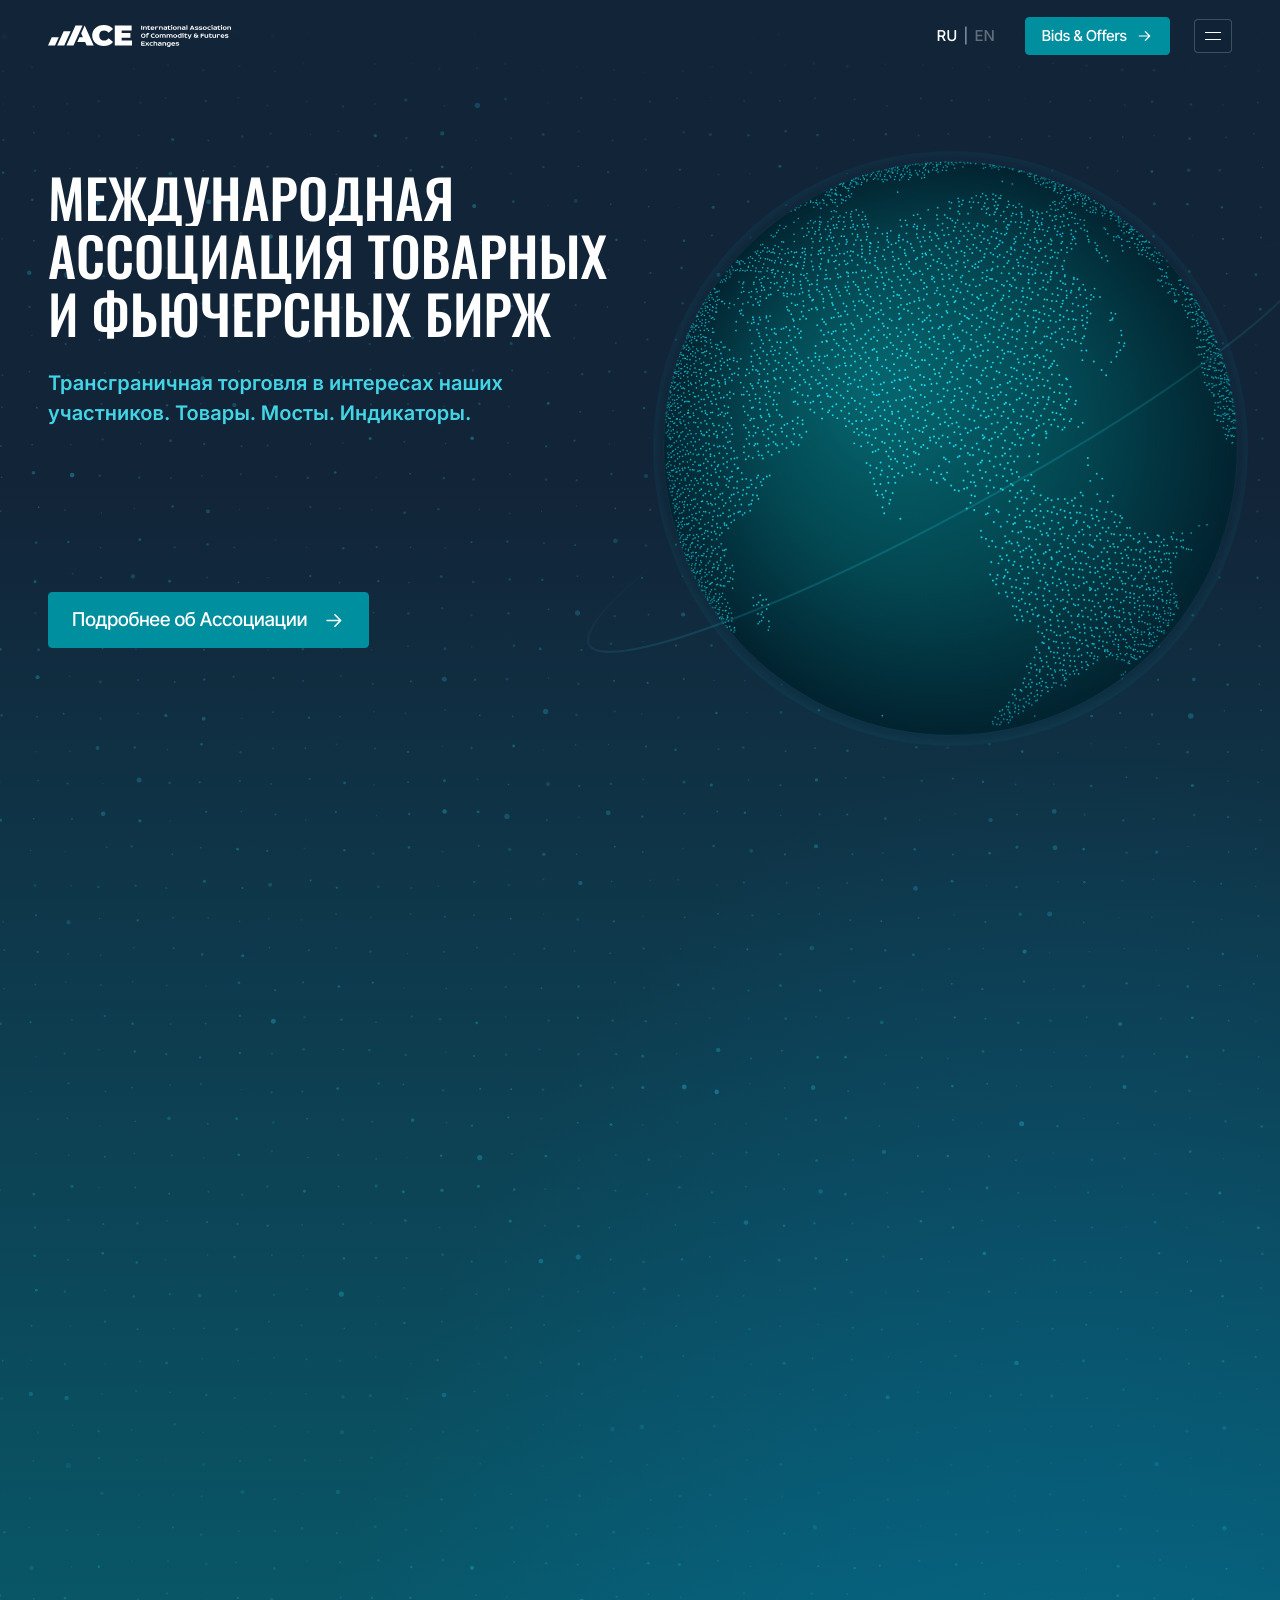
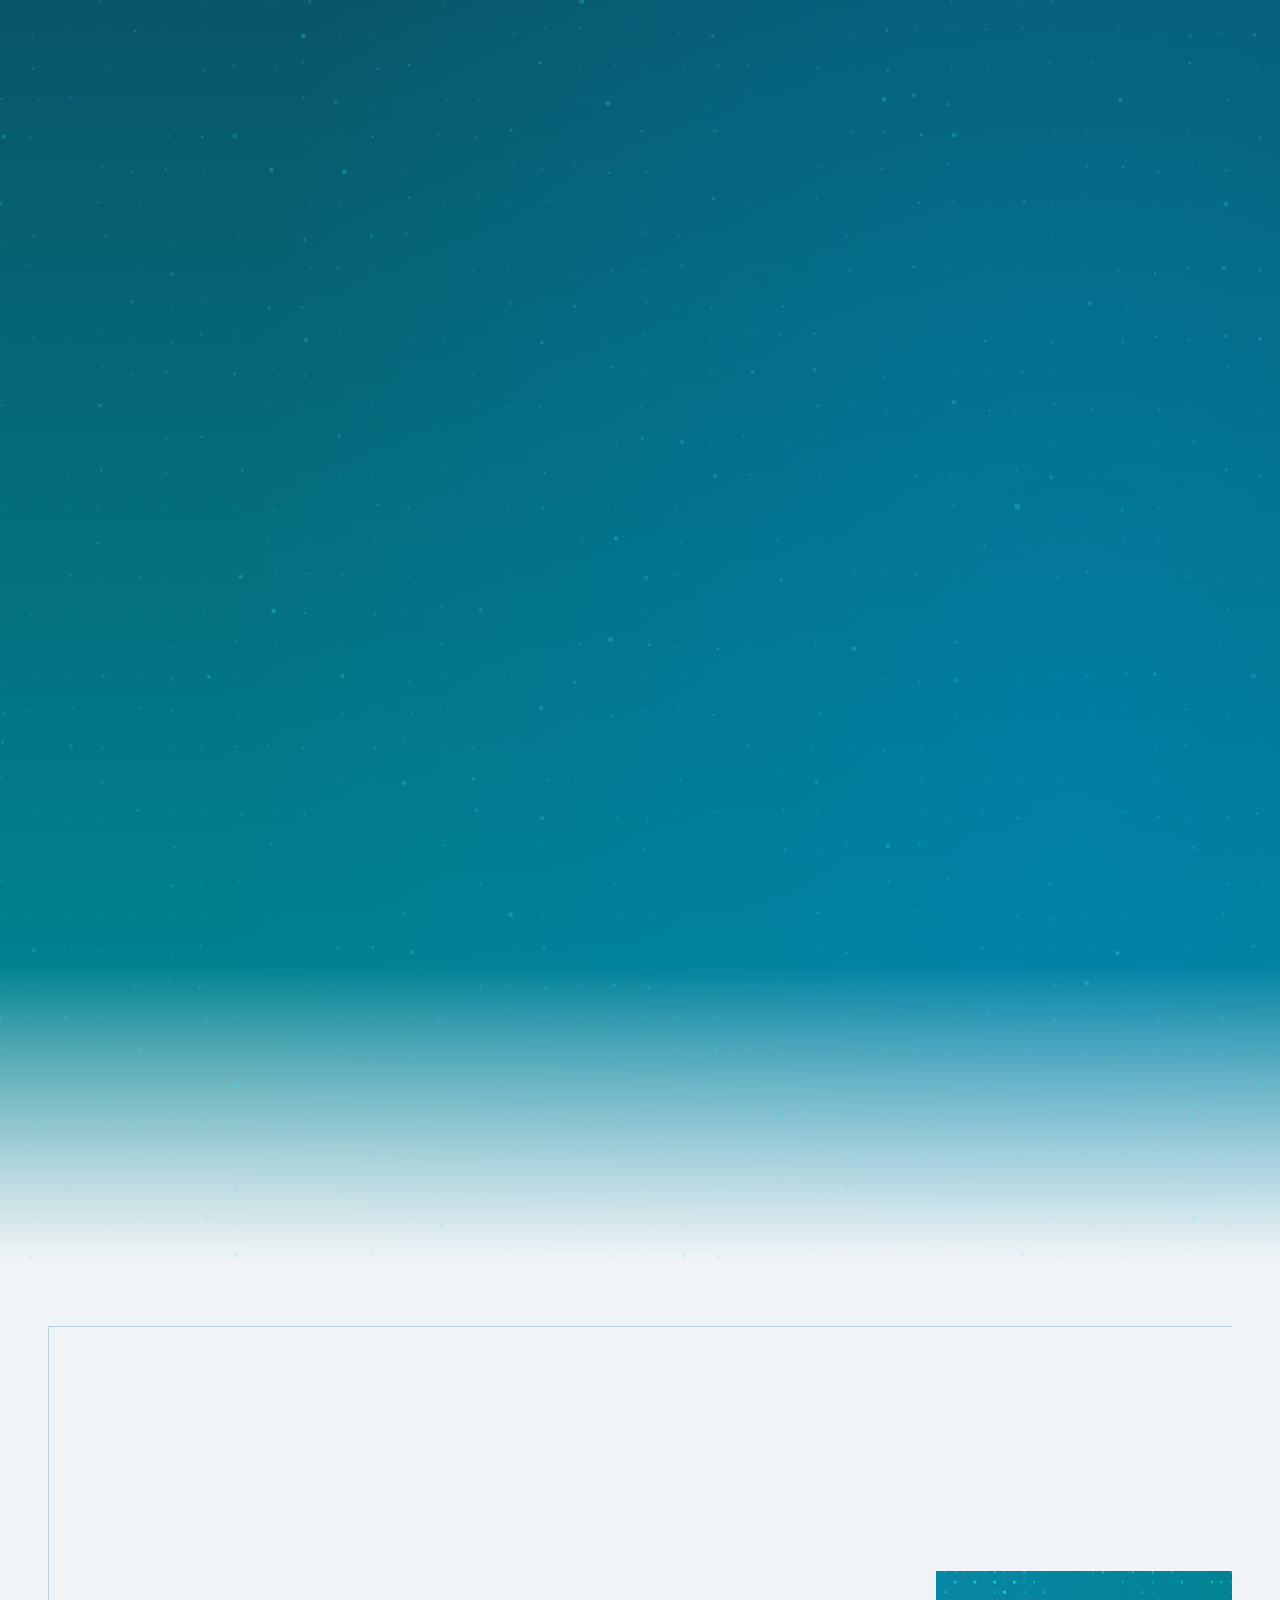
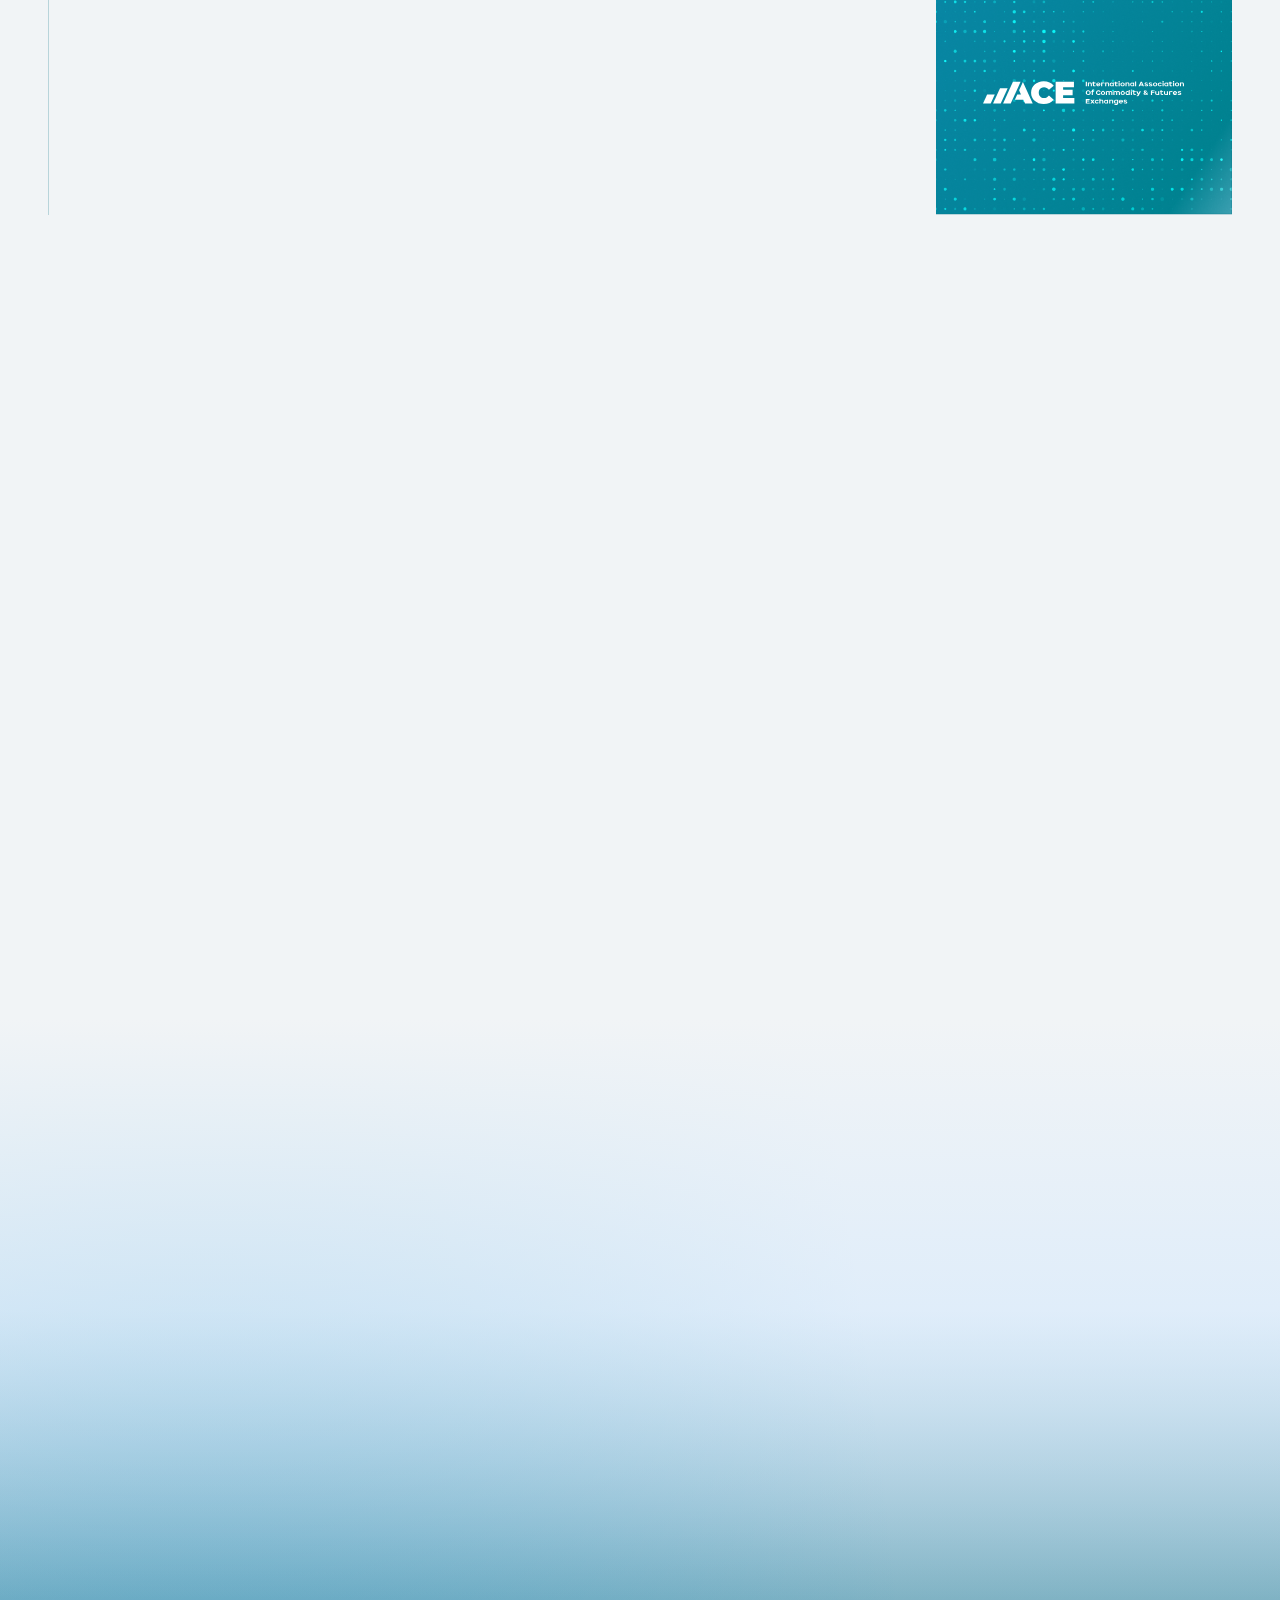
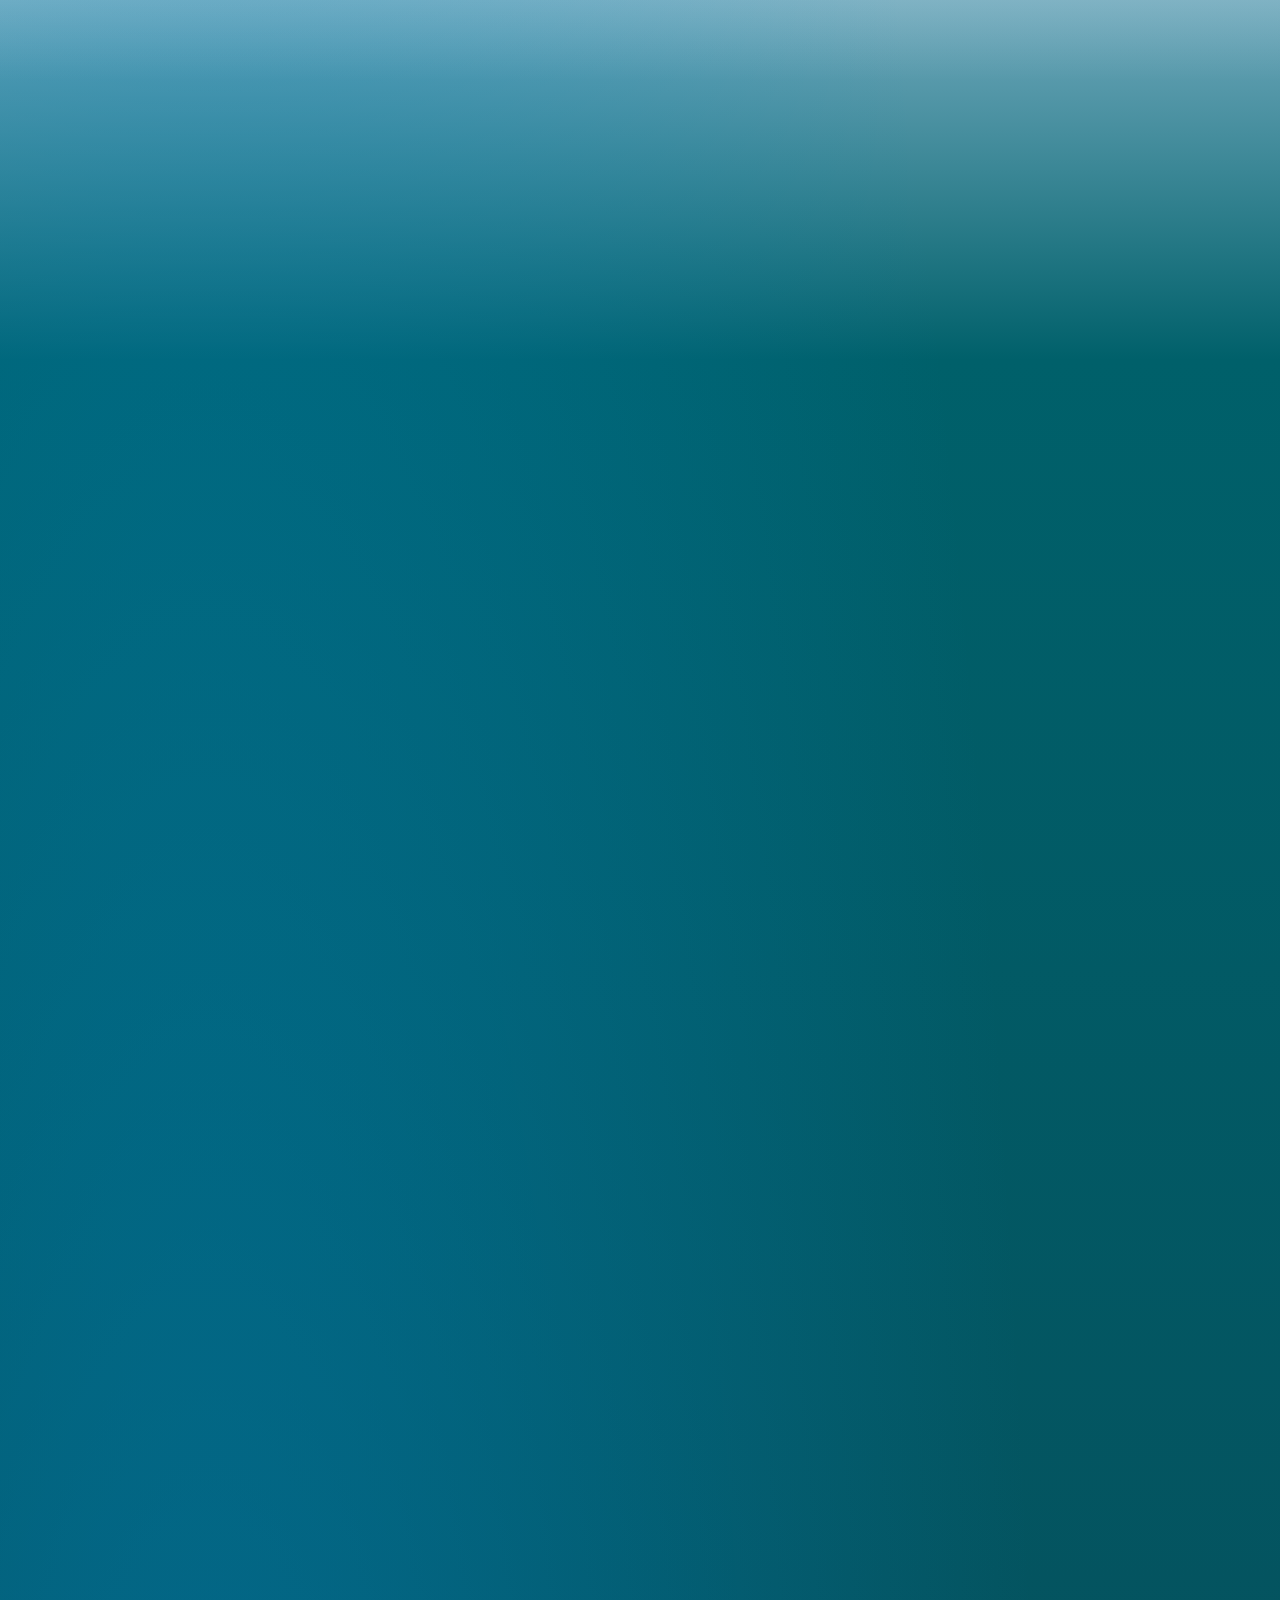
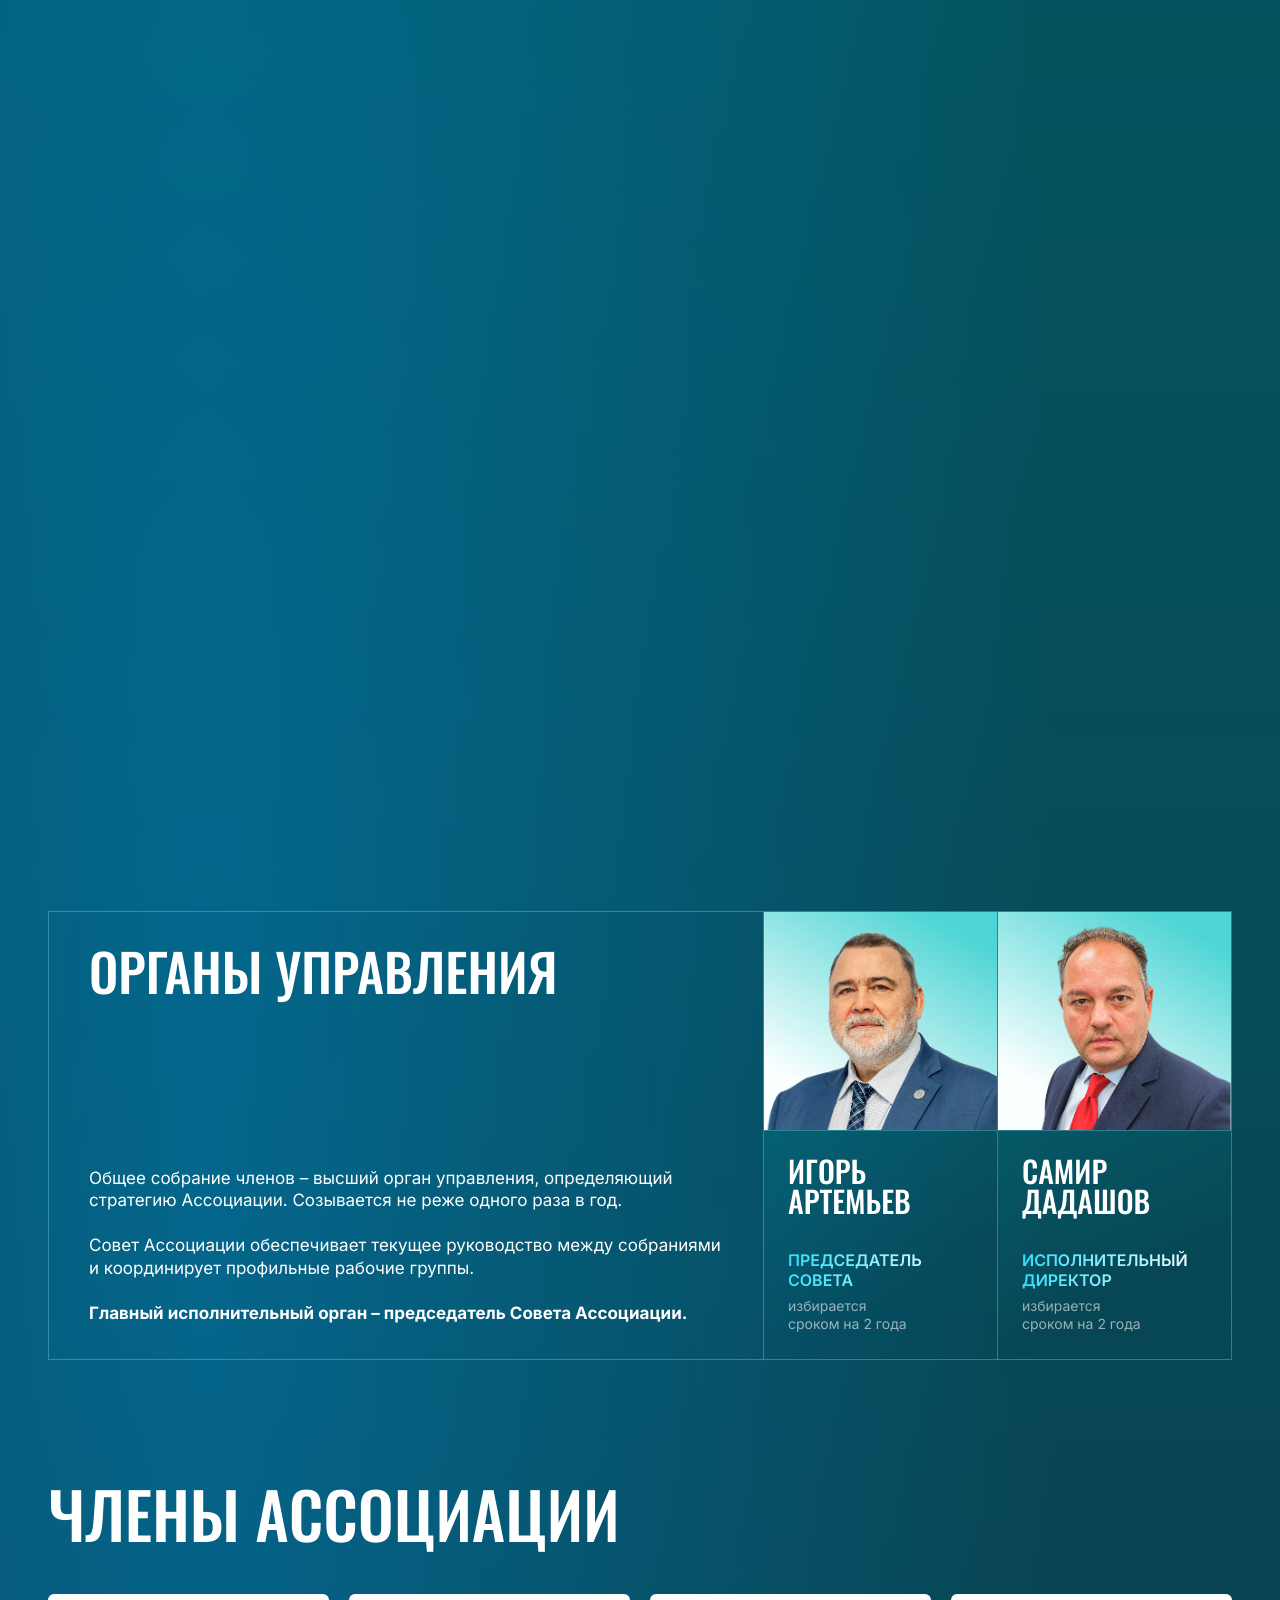
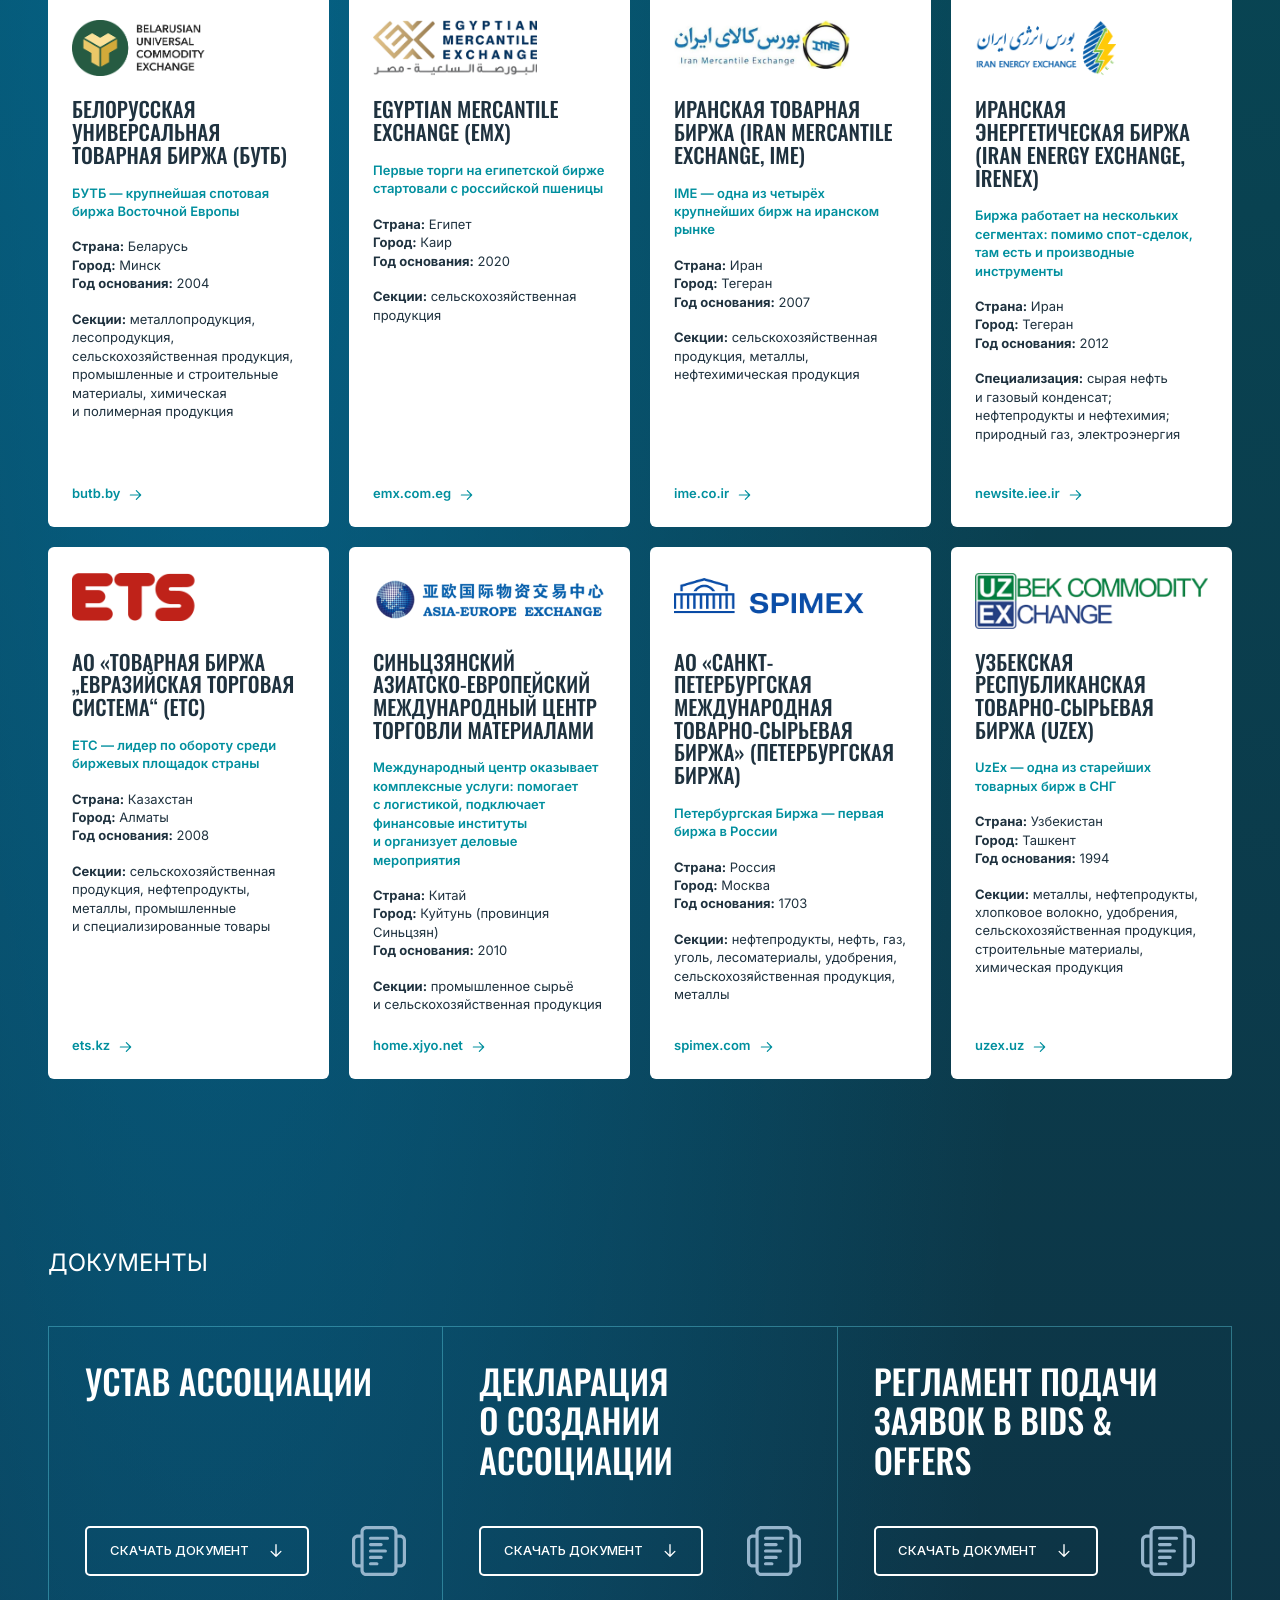
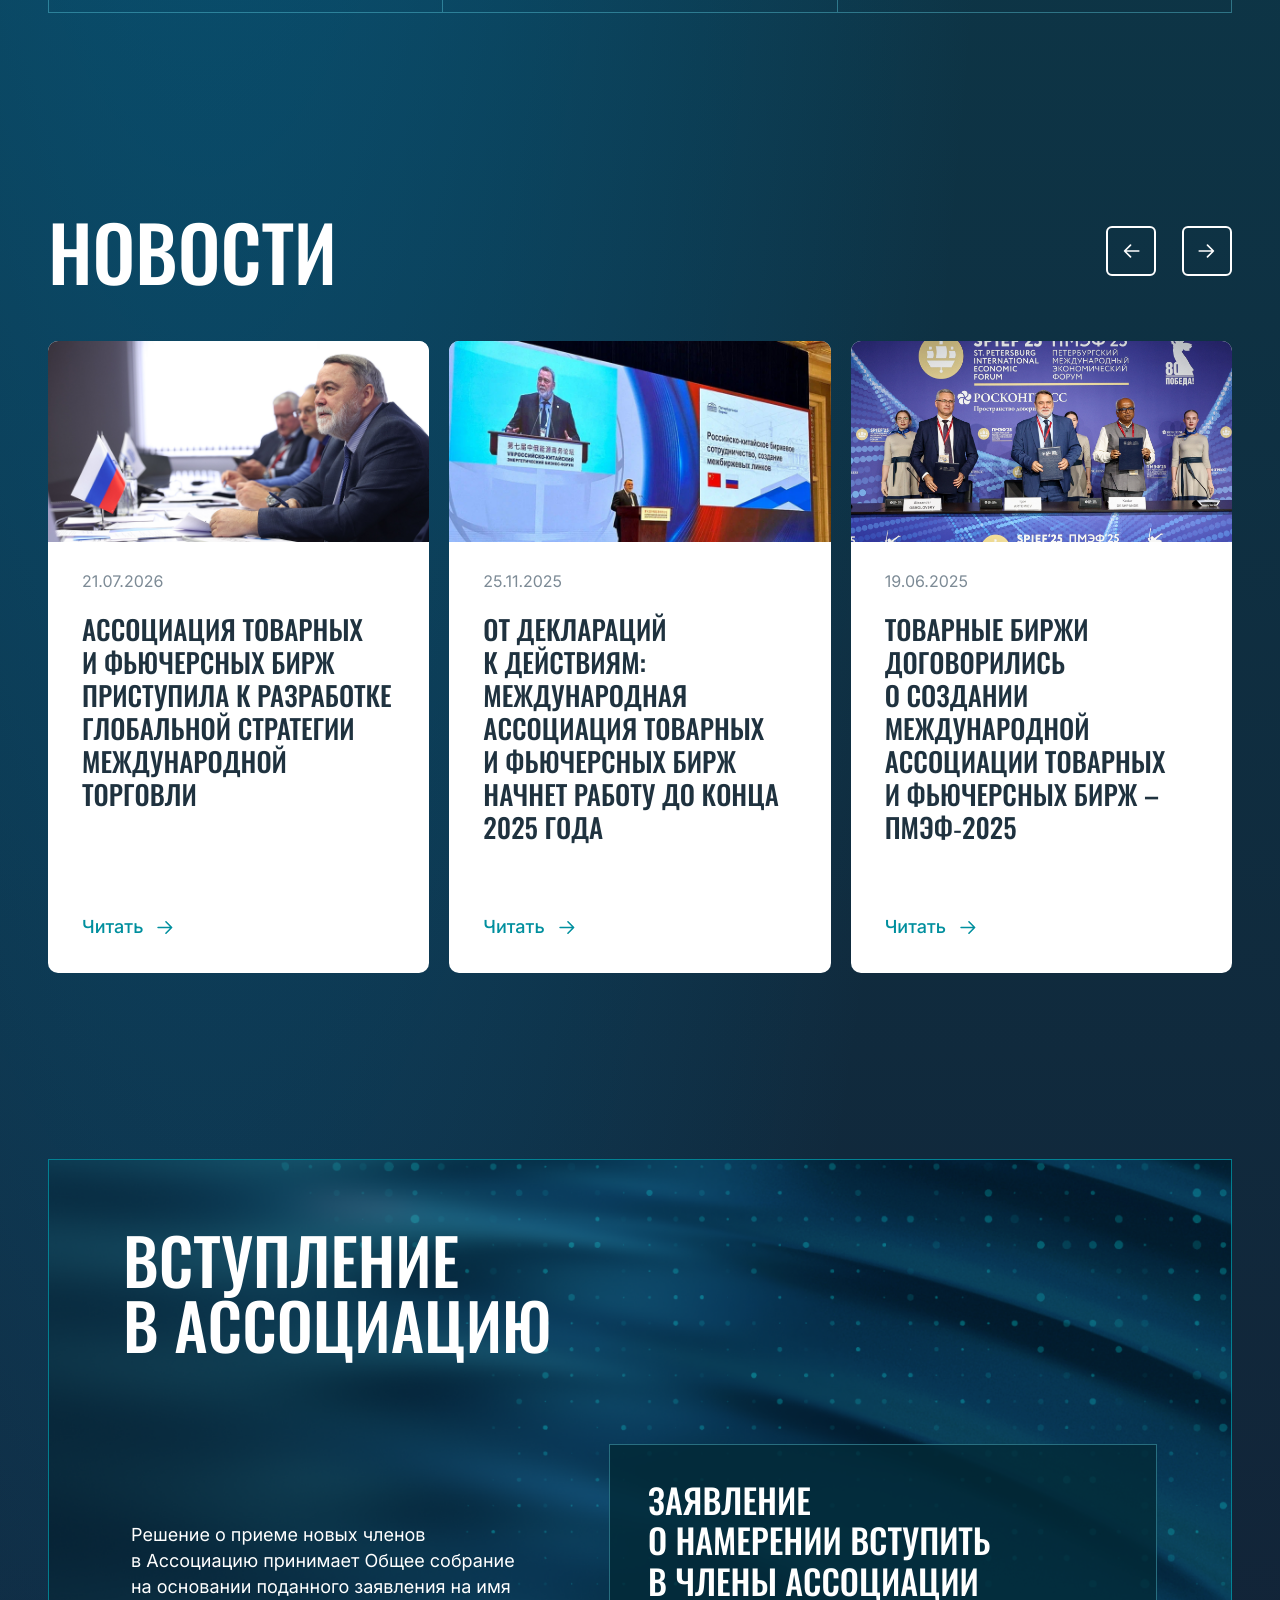
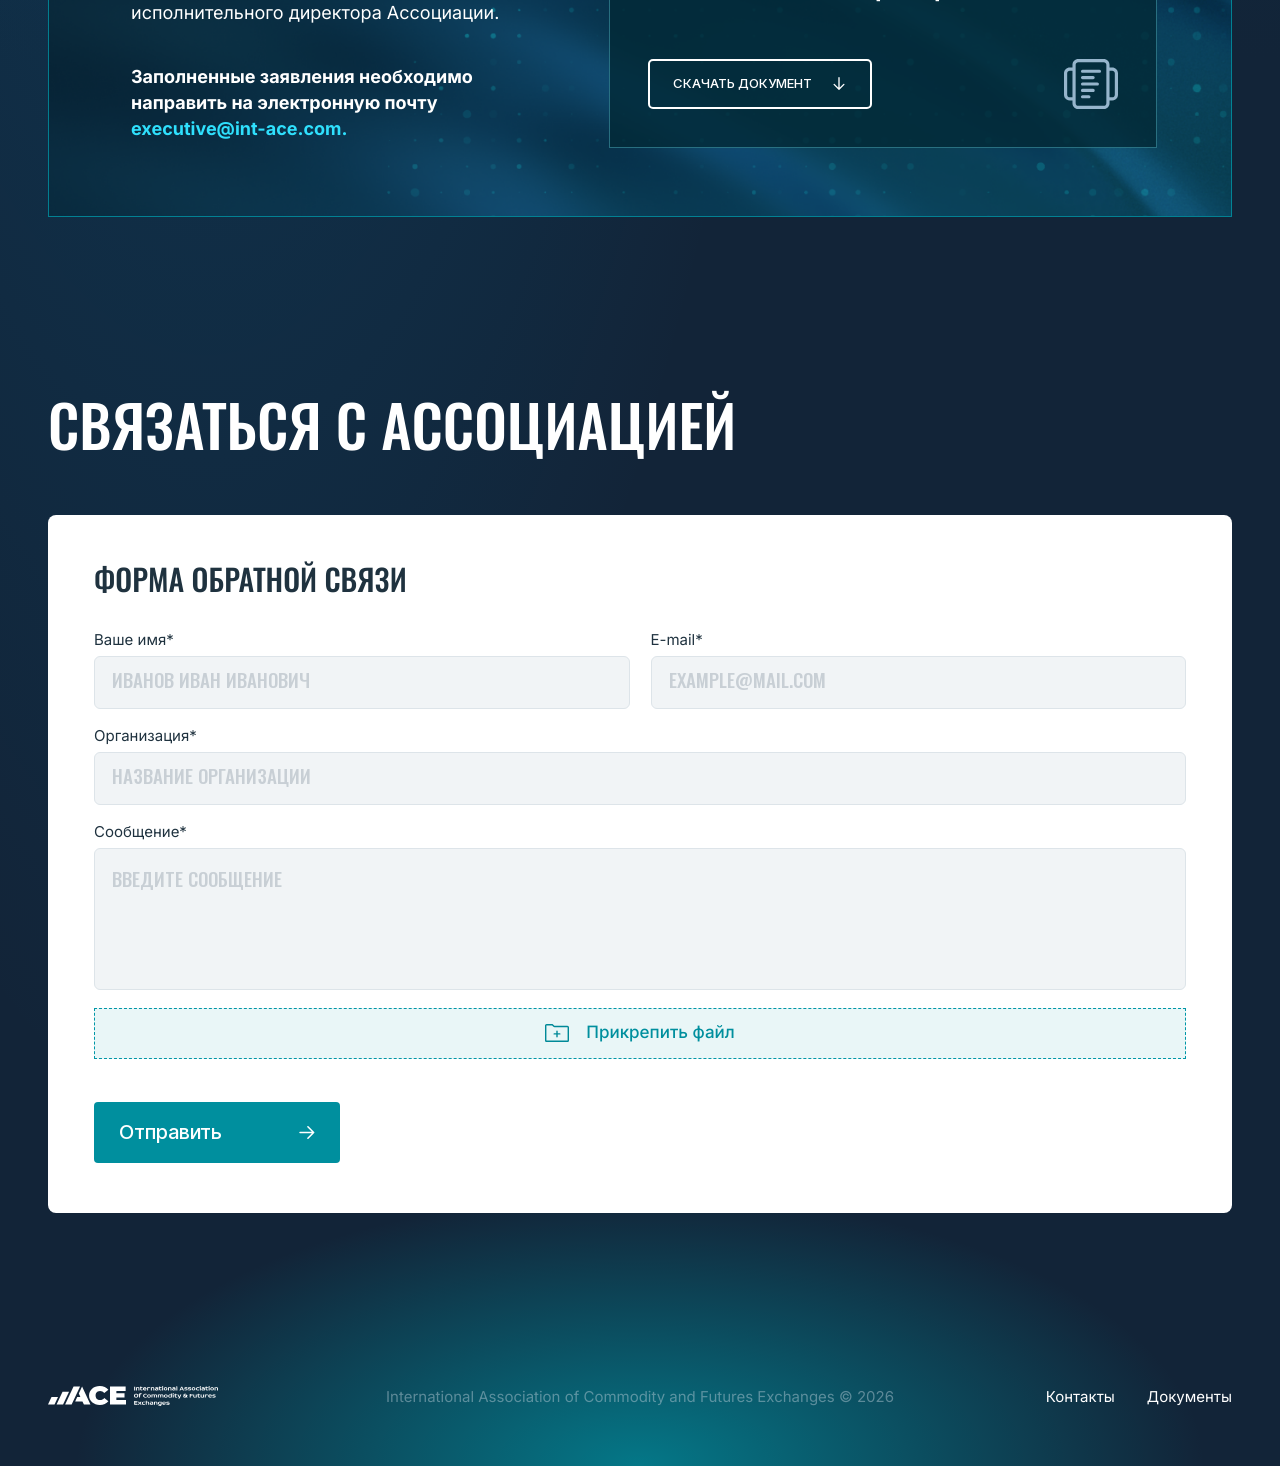
<file: index.html>
<!DOCTYPE html>
<html class="is-loading" lang="ru">
<head>
  <meta charset="utf-8">
  <meta name="viewport" content="width=device-width, initial-scale=1">
  <meta name="color-scheme" content="light">
  <meta name="description" content="Трансграничная торговля в интересах наших участников. Товары. Мосты. Индикаторы.">
  <meta property="og:type" content="website">
  <meta property="og:locale" content="ru_RU">
  <meta property="og:title" content="Международная ассоциация товарных и фьючерсных бирж">
  <meta property="og:description" content="Трансграничная торговля в интересах наших участников. Товары. Мосты. Индикаторы.">
  <meta property="og:image" content="https://imonsergey.github.io/ACE-CLIENT-DEPLOY/assets/images/meta/social-preview.jpg">
  <meta name="twitter:card" content="summary_large_image">
  <meta name="twitter:title" content="Международная ассоциация товарных и фьючерсных бирж">
  <meta name="twitter:description" content="Трансграничная торговля в интересах наших участников. Товары. Мосты. Индикаторы.">
  <meta name="twitter:image" content="https://imonsergey.github.io/ACE-CLIENT-DEPLOY/assets/images/meta/social-preview.jpg">
  <title>Международная ассоциация товарных и фьючерсных бирж</title>
  <link rel="icon" href="assets/images/meta/favicon.ico" sizes="80x80">
  <link rel="stylesheet" href="assets/css/fonts.css">
  <link rel="stylesheet" href="assets/css/styles.css">
  <link rel="stylesheet" href="assets/css/motion.css">
  <link rel="stylesheet" href="assets/css/news-dialog.css">
</head>
<body>
  <div class="preloader" id="site-preloader" role="status" aria-live="polite" aria-label="Загрузка сайта">
    <div class="preloader__mark" aria-hidden="true">
      <img src="assets/images/brand/logo-ace.svg" alt="">
    </div>
    <span class="preloader__percent">0%</span>
    <span class="preloader__track" aria-hidden="true"><span class="preloader__bar"></span></span>
  </div>

  <svg class="svg-sprite" aria-hidden="true">
    <symbol id="icon-arrow" viewBox="0 0 24 24">
      <path d="M3.5 12H19M12.5 5.5L19 12l-6.5 6.5" fill="none" stroke="currentColor" stroke-width="1.8" stroke-linecap="round" stroke-linejoin="round"/>
    </symbol>
  </svg>

  <main class="site-shell">
    <header class="site-header">
      <div class="site-header__inner layout-container">
        <a class="brand" href="#" aria-label="Международная ассоциация товарных и фьючерсных бирж">
          <span class="brand__art" aria-hidden="true">
            <img class="brand__ace" src="assets/images/brand/logo-ace.svg" alt="">
            <img class="brand__caption" src="assets/images/brand/logo-caption.svg" alt="">
          </span>
        </a>

        <nav class="site-nav" id="site-navigation" aria-label="Основная навигация">
          <a class="typo" href="#about">Об Ассоциации</a>
          <a class="typo" href="#events">Ключевые события</a>
          <a class="typo" href="#governance">Органы управления</a>
          <a class="typo" href="#members">Члены Ассоциации</a>
          <a class="typo" href="#documents">Документы</a>
          <a class="typo" href="#news">Новости</a>
          <a class="typo" href="#contacts">Контакты</a>
          <a class="site-nav__request" href="bids-offers/">
            <span>Bids &amp; Offers</span>
            <svg class="icon-arrow" aria-hidden="true"><use href="#icon-arrow"/></svg>
          </a>
        </nav>

        <div class="site-language" role="group" aria-label="Language">
          <span lang="ru">RU</span>
          <span class="site-language__separator" aria-hidden="true">|</span>
          <span class="site-language__muted" lang="en">EN</span>
        </div>

        <a class="header-request" href="bids-offers/">
          <span>Bids &amp; Offers</span>
          <svg class="icon-arrow" aria-hidden="true"><use href="#icon-arrow"/></svg>
        </a>

        <button class="menu-toggle" type="button" aria-label="Открыть меню" aria-controls="site-navigation" aria-expanded="false">
          <span class="menu-toggle__lines" aria-hidden="true"></span>
        </button>
      </div>
    </header>

    <section class="visual-stage" aria-labelledby="hero-title">
      <canvas class="visual-stage__dot-field" aria-hidden="true"></canvas>

      <section class="hero layout-container">
        <div class="hero__content">
          <h1 class="hero__title typo" id="hero-title">Международная ассоциация товарных и фьючерсных бирж</h1>

          <div class="hero__copy">
            <p class="hero__text typo">Трансграничная торговля в интересах наших участников. Товары. Мосты. Индикаторы.</p>
            <a class="hero__request" href="#about">
              <span class="typo">Подробнее об Ассоциации</span>
              <svg class="icon-arrow" aria-hidden="true"><use href="#icon-arrow"/></svg>
            </a>
          </div>
        </div>

        <div class="hero__visual">
          <div class="hero__globe-shell">
            <div class="hero__globe-canvas">
              <canvas id="axe-globe" role="img" aria-label="Интерактивный глобус"></canvas>
            </div>
            <img class="hero__globe-orbit" src="assets/images/hero/globe-orbit.svg" alt="" width="754" height="487" aria-hidden="true">
          </div>
        </div>
      </section>

      <section class="bids-promo layout-container" aria-labelledby="bids-promo-title">
        <div class="bids-promo__media" aria-hidden="true">
          <img class="bids-promo__photo" src="assets/images/bids-offers-promo/terminal-photo.png" alt="" width="1461" height="918" decoding="async">
          <img class="bids-promo__network" src="assets/images/bids-offers-promo/commodity-network.png" alt="" width="1221" height="918" decoding="async">
        </div>

        <div class="bids-promo__content">
          <h2 class="bids-promo__title typo" id="bids-promo-title">Bids &amp; Offers</h2>

          <ul class="bids-promo__list">
            <li class="typo">Подать/просмотреть заявки на межбиржевые сделки</li>
            <li class="typo">Подача и просмотр заявок доступны только авторизованным представителям бирж-членов Ассоциации</li>
            <li class="typo">Для выставления заявки обращайтесь на вашу национальную биржу, входящую в Ассоциацию</li>
          </ul>

          <a class="bids-promo__link" href="bids-offers/">
            <span class="typo">Открыть Bids &amp; Offers</span>
            <svg class="icon-arrow" aria-hidden="true"><use href="#icon-arrow"/></svg>
          </a>
        </div>
      </section>

      <section class="association-mosaic layout-container" id="about" aria-labelledby="association-mosaic-title">

        <div class="association-mosaic__photo association-mosaic__photo--wheat"><img src="assets/images/association-mosaic/photos/wheat.jpg" alt="" width="768" height="633" loading="lazy" decoding="async"></div>
        <div class="association-mosaic__photo association-mosaic__photo--fertilizer"><img src="assets/images/association-mosaic/photos/fertilizer.jpg" alt="" width="768" height="633" loading="lazy" decoding="async"></div>
        <div class="association-mosaic__photo association-mosaic__photo--metals"><img src="assets/images/association-mosaic/photos/metals.jpg" alt="" width="768" height="633" loading="lazy" decoding="async"></div>
        <div class="association-mosaic__photo association-mosaic__photo--sugar"><img src="assets/images/association-mosaic/photos/sugar.jpg" alt="" width="768" height="633" loading="lazy" decoding="async"></div>
        <div class="association-mosaic__photo association-mosaic__photo--pistachios"><img src="assets/images/association-mosaic/photos/pistachios.jpg" alt="" width="768" height="633" loading="lazy" decoding="async"></div>
        <div class="association-mosaic__photo association-mosaic__photo--timber"><img src="assets/images/association-mosaic/photos/timber.jpg" alt="" width="768" height="633" loading="lazy" decoding="async"></div>
        <div class="association-mosaic__photo association-mosaic__photo--oil"><img src="assets/images/association-mosaic/photos/oil.jpg" alt="" width="768" height="633" loading="lazy" decoding="async"></div>

        <div class="association-mosaic__metric association-mosaic__metric--exchanges">
          <strong>8</strong>
          <span class="typo">бирж</span>
        </div>
        <div class="association-mosaic__metric association-mosaic__metric--turnover">
          <strong>100+</strong>
          <b class="typo">млрд $</b>
          <span class="typo">оборот торгов<br>на товарных рынках</span>
        </div>
        <div class="association-mosaic__metric association-mosaic__metric--countries">
          <strong>7</strong>
          <span class="typo">стран-участниц</span>
        </div>

        <article class="association-mosaic__about">
          <h2 class="typo" id="association-mosaic-title">Об ассоциации</h2>
          <p class="typo">Международная ассоциация товарных и фьючерсных бирж создана для укрепления взаимодействия участников товарных и товарно-деривативных рынков ЕАЭС+, БРИКС+ и ШОС. Это новая наднациональная площадка для выстраивания экономических мостов, которые соединят товарные потоки и рынки в интересах этих государств.</p>
        </article>

        <nav class="association-mosaic__nav" aria-label="Об ассоциации">
          <a class="association-mosaic__nav-card association-mosaic__nav-card--goals" href="#goals">
            <span class="association-mosaic__nav-title typo">Цели<br>и задачи</span>
            <span class="association-mosaic__nav-footer" aria-hidden="true"><img class="association-mosaic__nav-icon" src="assets/images/association-mosaic/icons/goals.svg" alt="" width="36" height="36"><img class="association-mosaic__nav-arrow" src="assets/images/association-mosaic/icons/down.svg" alt="" width="35" height="35"></span>
          </a>
          <a class="association-mosaic__nav-card association-mosaic__nav-card--directions" href="#directions">
            <span class="association-mosaic__nav-title typo">Направления<br>деятельности</span>
            <span class="association-mosaic__nav-footer" aria-hidden="true"><img class="association-mosaic__nav-icon" src="assets/images/association-mosaic/icons/directions.svg" alt="" width="36" height="37"><img class="association-mosaic__nav-arrow" src="assets/images/association-mosaic/icons/down.svg" alt="" width="35" height="35"></span>
          </a>
          <a class="association-mosaic__nav-card association-mosaic__nav-card--stages" href="#timeline">
            <span class="association-mosaic__nav-title typo">Этапы<br>развития</span>
            <span class="association-mosaic__nav-footer" aria-hidden="true"><img class="association-mosaic__nav-icon" src="assets/images/association-mosaic/icons/stages.svg" alt="" width="36" height="36"><img class="association-mosaic__nav-arrow" src="assets/images/association-mosaic/icons/down.svg" alt="" width="35" height="35"></span>
          </a>
          <a class="association-mosaic__nav-card association-mosaic__nav-card--members" href="#members">
            <span class="association-mosaic__nav-title typo">Участники<br>ассоциации</span>
            <span class="association-mosaic__nav-footer" aria-hidden="true"><img class="association-mosaic__nav-icon" src="assets/images/association-mosaic/icons/members.svg" alt="" width="36" height="36"><img class="association-mosaic__nav-arrow" src="assets/images/association-mosaic/icons/down.svg" alt="" width="35" height="35"></span>
          </a>
        </nav>
      </section>

      <section class="goal-statement layout-container" id="goals" aria-labelledby="goal-statement-title">
        <p class="goal-statement__label typo">Наша цель</p>
        <h2 class="goal-statement__title" id="goal-statement-title">Создание виртуальной торговой платформы, позволяющей связать биржи-члены Ассоциации в единую цифровую систему и существенно увеличить объемы трансграничной торговли.</h2>
      </section>
    </section>

    <section class="tasks" id="tasks" aria-labelledby="tasks-title">
      <div class="tasks__grid layout-container" data-responsive-slider data-slider-breakpoint="780">
        <header class="tasks__header">
          <h2 id="tasks-title">Наши<br class="tasks__title-break"> задачи</h2>
          <div class="tasks__controls" role="group" aria-label="Управление слайдером" data-slider-controls>
            <button class="slider-control" type="button" aria-label="Предыдущая задача" data-slider-previous>
              <img class="slider-control__icon slider-control__icon--static" src="assets/images/ui/slider-arrow-left.svg" alt="" width="36" height="36">
              <img class="slider-control__icon slider-control__icon--active" src="assets/images/ui/slider-arrow-left-active.svg" alt="" width="36" height="36">
            </button>
            <button class="slider-control" type="button" aria-label="Следующая задача" data-slider-next>
              <img class="slider-control__icon slider-control__icon--static" src="assets/images/ui/slider-arrow-right.svg" alt="" width="36" height="36">
              <img class="slider-control__icon slider-control__icon--active" src="assets/images/ui/slider-arrow-right-active.svg" alt="" width="36" height="36">
            </button>
          </div>
        </header>

        <article class="tasks__card is-active" data-slider-slide>
          <span class="tasks__number">01</span>
          <p>Развивать межбиржевое взаимодействие и прямые торговые связей</p>
        </article>
        <article class="tasks__card" data-slider-slide>
          <span class="tasks__number">02</span>
          <p>Внедрять принципы недискриминационной торговли, развивать организованные товарные рынки на основе лучших практик</p>
        </article>
        <article class="tasks__card" data-slider-slide>
          <span class="tasks__number">03</span>
          <p>Содействовать гармонизации регламентов, стандартов и правил допуска к торгам</p>
        </article>
        <article class="tasks__card" data-slider-slide>
          <span class="tasks__number">04</span>
          <p>Содействовать формированию репрезентативных международных товарных индикаторов и бенчмарков на ключевые товарные группы</p>
        </article>
        <article class="tasks__card" data-slider-slide>
          <span class="tasks__number">05</span>
          <p>Создать единое коммуникационное пространство для практического взаимодействия профессиональных участников</p>
        </article>
        <article class="tasks__card" data-slider-slide>
          <span class="tasks__number">06</span>
          <p>Защищать общие интересы участников и представлять их на международном уровне</p>
        </article>

        <div class="tasks__logo" aria-hidden="true">
          <img src="assets/images/tasks/logo.svg" alt="" width="249" height="30">
        </div>
      </div>
    </section>

    <section class="directions" id="directions" aria-labelledby="directions-title">
      <div class="directions__inner layout-container">
        <header class="directions__header">
          <h2 id="directions-title">Направления деятельности</h2>
          <div class="directions__controls" role="group" aria-label="Управление слайдером" data-slider-controls>
            <button class="slider-control" type="button" aria-label="Предыдущее направление" data-slider-previous>
              <img class="slider-control__icon slider-control__icon--static" src="assets/images/ui/slider-arrow-left.svg" alt="" width="36" height="36">
              <img class="slider-control__icon slider-control__icon--active" src="assets/images/ui/slider-arrow-left-active.svg" alt="" width="36" height="36">
            </button>
            <button class="slider-control" type="button" aria-label="Следующее направление" data-slider-next>
              <img class="slider-control__icon slider-control__icon--static" src="assets/images/ui/slider-arrow-right.svg" alt="" width="36" height="36">
              <img class="slider-control__icon slider-control__icon--active" src="assets/images/ui/slider-arrow-right-active.svg" alt="" width="36" height="36">
            </button>
          </div>
        </header>

        <div class="directions__grid" data-responsive-slider data-slider-breakpoint="780">
          <article class="directions__card directions__card--featured is-active" data-slider-slide>
            <h3>Межбиржевое сотрудничество с зарубежными партнерами, включая развитие трансграничной биржевой торговли</h3>
            <span class="directions__number">01</span>
          </article>
          <article class="directions__card" data-slider-slide>
            <h3>Формирование совместных продуктов и услуг</h3>
            <span class="directions__number">02</span>
          </article>
          <article class="directions__card" data-slider-slide>
            <h3>Гармонизация регулирования и устранение барьеров</h3>
            <span class="directions__number">03</span>
          </article>
          <article class="directions__card" data-slider-slide>
            <h3>Создание базы для формирования ценовых показателей</h3>
            <span class="directions__number">04</span>
          </article>
          <article class="directions__card" data-slider-slide>
            <h3>Защита интересов участников и экспертная деятельность</h3>
            <span class="directions__number">05</span>
          </article>
        </div>
      </div>
    </section>

    <div class="lower-stage">
      <section class="timeline" id="timeline" aria-labelledby="timeline-title">
        <header class="timeline__header layout-container">
          <h2 id="timeline-title">Этапы развития</h2>
          <div class="timeline__controls" role="group" aria-label="Управление слайдером" data-slider-controls>
            <button class="slider-control" type="button" aria-label="Предыдущий этап" data-slider-previous>
              <img class="slider-control__icon slider-control__icon--static" src="assets/images/ui/slider-arrow-left.svg" alt="" width="36" height="36">
              <img class="slider-control__icon slider-control__icon--active" src="assets/images/ui/slider-arrow-left-active.svg" alt="" width="36" height="36">
            </button>
            <button class="slider-control" type="button" aria-label="Следующий этап" data-slider-next>
              <img class="slider-control__icon slider-control__icon--static" src="assets/images/ui/slider-arrow-right.svg" alt="" width="36" height="36">
              <img class="slider-control__icon slider-control__icon--active" src="assets/images/ui/slider-arrow-right-active.svg" alt="" width="36" height="36">
            </button>
          </div>
        </header>

        <div class="timeline__track" data-responsive-slider data-slider-mode="track">
          <article class="timeline__card is-active" data-slider-slide>
            <header><strong>2025</strong><span>Май</span></header>
            <p>Петербургская Биржа выступила с инициативой создания Международной ассоциации товарных и фьючерсных бирж</p>
          </article>
          <article class="timeline__card" data-slider-slide>
            <header><strong>2025</strong><span>Июнь</span></header>
            <p>Декларации о создании Ассоциации подписана на ПМЭФ-2025 в Санкт-Петербурге, намерение присоединиться к Ассоциации выразили 7 стран (Россия, Индия, Иран, Китай, Беларусь, Узбекистан, Казахстан)</p>
          </article>
          <article class="timeline__card" data-slider-slide>
            <header><strong>2026</strong><span>Январь</span></header>
            <p>Учреждение Ассоциации</p>
          </article>
          <article class="timeline__card" data-slider-slide>
            <header><strong>2026</strong><span>Февраль</span></header>
            <p>Ассоциация официально зарегистрирована</p>
          </article>
          <article class="timeline__card" data-slider-slide>
            <header><strong>2026</strong><span>Март</span></header>
            <p>Состоялась регистрация Ассоциации, прошло первое заседание. Египетская товарная биржа принята в Ассоциацию</p>
          </article>
          <article class="timeline__card" data-slider-slide>
            <header><strong>2026</strong><span>Июль</span></header>
            <p>Началась разработка стратегии. В ассоциацию принята Иранская энергетическая биржа (IEE). Общее число участников - 8 бирж из 7 стран. Заинтересованность в участии в Ассоциации выразили товарные биржи Турции, Зимбабве, Танзании.</p>
          </article>
        </div>
      </section>

      <section class="countries-map" id="countries" aria-labelledby="countries-title" data-countries-map>
        <h2 class="countries-map__title typo" id="countries-title">Страны—участники</h2>

        <div class="countries-map__desktop">
          <div class="countries-map__viewport">
          <div class="countries-map__surface" data-map-scene>
            <img class="countries-map__map countries-map__map--desktop" src="assets/images/countries/map.png" alt="" width="2382" height="1722" loading="lazy">
            <svg class="countries-map__connections" aria-hidden="true" data-map-connections></svg>

            <div class="countries-map__logos" aria-hidden="true">
              <img class="countries-map__logo countries-map__logo--spimex" src="assets/images/countries/logos/spimex.png" alt="" width="267" height="75" data-map-logo="russia">
              <img class="countries-map__logo countries-map__logo--butb" src="assets/images/countries/logos/butb.png" alt="" width="222" height="111" data-map-logo="belarus">
              <img class="countries-map__logo countries-map__logo--ets" src="assets/images/countries/logos/ets.png" alt="" width="180" height="105" data-map-logo="kazakhstan">
              <img class="countries-map__logo countries-map__logo--uzex" src="assets/images/countries/logos/uzex.png" alt="" width="270" height="102" data-map-logo="uzbekistan">
              <img class="countries-map__logo countries-map__logo--emx" src="assets/images/countries/logos/emx.png" alt="" width="273" height="120" data-map-logo="egypt">
              <img class="countries-map__logo countries-map__logo--ime" src="assets/images/countries/logos/ime.png" alt="" width="234" height="81" data-map-logo="iran">
              <img class="countries-map__logo countries-map__logo--irenex" src="assets/images/countries/logos/irenex.png" alt="" width="225" height="113" data-map-logo="iran">
              <img class="countries-map__logo countries-map__logo--asia" src="assets/images/countries/logos/asia-europe-exchange.png" alt="" width="327" height="87" data-map-logo="china">
            </div>
          </div>
          </div>

          <div class="countries-map__cards">
            <button class="countries-map__country-card" type="button" data-map-country="russia">
              <span class="countries-map__country-heading"><img src="assets/images/flags/flag-russia.png" alt="" width="140" height="92"><strong>Россия</strong></span>
              <span class="countries-map__country-details"><span class="countries-map__country-copy">АО «Санкт-Петербургская Международная Товарно-сырьевая Биржа» (Петербургская Биржа)</span></span>
            </button>
            <button class="countries-map__country-card" type="button" data-map-country="belarus">
              <span class="countries-map__country-heading"><img src="assets/images/flags/flag-belarus.png" alt="" width="140" height="92"><strong>Беларусь</strong></span>
              <span class="countries-map__country-details"><span class="countries-map__country-copy">Белорусская универсальная товарная биржа (БУТБ)</span></span>
            </button>
            <button class="countries-map__country-card" type="button" data-map-country="kazakhstan">
              <span class="countries-map__country-heading"><img src="assets/images/flags/flag-kazakhstan.png" alt="" width="140" height="92"><strong>Казахстан</strong></span>
              <span class="countries-map__country-details"><span class="countries-map__country-copy">АО «Товарная биржа „Евразийская торговая система“ (ЕТС)</span></span>
            </button>
            <button class="countries-map__country-card" type="button" data-map-country="uzbekistan">
              <span class="countries-map__country-heading"><img src="assets/images/flags/flag-uzbekistan.png" alt="" width="140" height="92"><strong>Узбекистан</strong></span>
              <span class="countries-map__country-details"><span class="countries-map__country-copy">Узбекская республиканская товарно-сырьевая биржа (UzEx)</span></span>
            </button>
            <button class="countries-map__country-card" type="button" data-map-country="egypt">
              <span class="countries-map__country-heading"><img src="assets/images/flags/flag-egypt.png" alt="" width="140" height="92"><strong>Египет</strong></span>
              <span class="countries-map__country-details"><span class="countries-map__country-copy">Egyptian Mercantile<span class="countries-map__copy-line"> Exchange (EMX)</span></span></span>
            </button>
            <button class="countries-map__country-card" type="button" data-map-country="iran">
              <span class="countries-map__country-heading"><img src="assets/images/flags/flag-iran.png" alt="" width="140" height="92"><strong>Иран</strong></span>
              <span class="countries-map__country-details">
                <span class="countries-map__country-copy">Иранская товарная биржа<span class="countries-map__copy-line"> (Iran Mercantile Exchange, IME)</span></span>
                <span class="countries-map__country-copy">Иранская энергетическая биржа<span class="countries-map__copy-line"> (Iran Energy Exchange, IRENEX)</span></span>
              </span>
            </button>
            <button class="countries-map__country-card" type="button" data-map-country="china">
              <span class="countries-map__country-heading"><img src="assets/images/flags/flag-china.png" alt="" width="140" height="92"><strong>Китай</strong></span>
              <span class="countries-map__country-details"><span class="countries-map__country-copy">Синьцзянский Азиатско-Европейский международный центр торговли материалами</span></span>
            </button>
          </div>
        </div>

      </section>

      <section class="events" id="events" aria-labelledby="events-title">
        <div class="events__inner">
          <header class="events__header">
            <h2 id="events-title">Ключевые события</h2>
            <div class="events__controls" data-slider-controls>
              <button class="slider-arrow-control slider-arrow-control--previous events__control" type="button" aria-label="Предыдущее событие" data-slider-previous>
                <svg class="icon-arrow" aria-hidden="true"><use href="#icon-arrow"/></svg>
              </button>
              <button class="slider-arrow-control events__control" type="button" aria-label="Следующее событие" data-slider-next>
                <svg class="icon-arrow" aria-hidden="true"><use href="#icon-arrow"/></svg>
              </button>
            </div>
          </header>

          <div class="events__slider" data-responsive-slider data-slider-breakpoint="9999">
            <article class="events__slide is-active" data-slider-slide>
              <div class="events__media">
                <img src="assets/images/events/key-event.png" alt="" width="1922" height="963" loading="lazy">
              </div>
              <div class="events__content">
                <time datetime="2026-04-03">03.04.2026</time>
                <h3>Заголовок ключевого события</h3>
                <p>Краткое описание ключевого события. Lorem ipsum dolor sit amet, consectetuer adipiscing elit. Aenean commodo ligula eget dolor. Aenean massa. Cum sociis natoque penatibus et magnis dis parturient montes, nascetur ridiculus mus. Donec quam felis,</p>
                <button class="events__open" type="button" aria-label="Заголовок ключевого события" data-slider-advance>
                  <img src="assets/images/events/event-link-arrow.svg" alt="" width="53" height="53">
                </button>
              </div>
            </article>

            <article class="events__slide" data-slider-slide>
              <div class="events__media">
                <img src="assets/images/events/key-event-2.png" alt="" width="1922" height="963" loading="lazy">
              </div>
              <div class="events__content">
                <time datetime="2026-04-03">03.04.2026</time>
                <h3>Заголовок ключевого события</h3>
                <p>Краткое описание ключевого события. Lorem ipsum dolor sit amet, consectetuer adipiscing elit. Aenean commodo ligula eget dolor. Aenean massa. Cum sociis natoque penatibus et magnis dis parturient montes, nascetur ridiculus mus. Donec quam felis,</p>
                <button class="events__open" type="button" aria-label="Заголовок ключевого события" data-slider-advance>
                  <img src="assets/images/events/event-link-arrow.svg" alt="" width="53" height="53">
                </button>
              </div>
            </article>
          </div>
        </div>
      </section>

      <section class="leaders" id="leaders" aria-labelledby="leaders-title">
        <div class="leaders__inner">
          <header class="leaders__header">
            <h2 id="leaders-title">Лидеры бирж — о целях Ассоциации</h2>
            <div class="leaders__controls" data-slider-controls>
              <button class="slider-arrow-control slider-arrow-control--previous leaders__control" type="button" aria-label="Предыдущая карточка" data-slider-previous>
                <svg class="icon-arrow" aria-hidden="true"><use href="#icon-arrow"/></svg>
              </button>
              <button class="slider-arrow-control leaders__control" type="button" aria-label="Следующая карточка" data-slider-next>
                <svg class="icon-arrow" aria-hidden="true"><use href="#icon-arrow"/></svg>
              </button>
            </div>
          </header>
        </div>

        <div class="leaders__track" data-responsive-slider data-slider-mode="responsive-track" data-slider-breakpoint="780">
          <article class="leader-card is-active" data-slider-slide>
            <blockquote class="leader-card__quote">
              <img class="leader-card__mark" src="assets/images/leaders/quote.svg" alt="" width="32" height="23">
              <p>Главной задачей Ассоциации является формирование основ новой системы международной торговли, которая, в первую очередь, будет недискриминационной, - отметил Игорь Артемьев. - Участники организации и клиенты наших бирж должны иметь доступ к полной информации о товарах, что значительно упростит проведение сделок.</p>
              <footer class="leader-card__person">
                <img class="leader-card__portrait" src="assets/images/leaders/igor-artemyev.png" alt="" width="267" height="267" loading="lazy">
                <span class="leader-card__identity">
                  <cite>Игорь Артемьев</cite>
                  <span>президент Петербургской Биржи</span>
                </span>
              </footer>
            </blockquote>
          </article>

          <article class="leader-card" data-slider-slide>
            <blockquote class="leader-card__quote">
              <img class="leader-card__mark" src="assets/images/leaders/quote.svg" alt="" width="32" height="23">
              <p>Эффективность работы реального сектора экономики и реализация экспортного потенциала белорусских предприятий всегда имели приоритетное значение для БУТБ. Поэтому подписание меморандума – это, прежде всего, новые возможности для участников биржевых торгов из Республики Беларусь. Устранение торговых барьеров, упрощенный доступ к перспективным рынкам, расширение круга деловых партнеров, дополнительные торговые и маркетинговые инструменты – вот что получат наши клиенты благодаря созданию нового межбиржевого объединения, которым планируется охватить страны ЕАЭС+, ШОС и БРИКС+. Иными словами, для нас это не просто декларация о намерениях, а стратегическое решение, направленное на достижение конкретных результатов, главными бенефициарами которых станут белорусские субъекты хозяйствования.</p>
              <footer class="leader-card__person">
                <img class="leader-card__portrait" src="assets/images/leaders/alexander-osmolovsky.png" alt="" width="267" height="267" loading="lazy">
                <span class="leader-card__identity">
                  <cite>Александр Осмоловский</cite>
                  <span>Председатель правления Белорусской универсальной товарной биржи</span>
                </span>
              </footer>
            </blockquote>
          </article>

          <article class="leader-card" data-slider-slide>
            <blockquote class="leader-card__quote">
              <img class="leader-card__mark" src="assets/images/leaders/quote.svg" alt="" width="32" height="23">
              <p>Казахстан, являясь экспортно ориентированной страной, придает большое значение выстраиванию эффективного взаимодействия с организаторами торговли физическими товарами. Это особенно важно, поскольку балансы как глобальных, так и региональных рынков зависят от казахстанской продукции — в первую очередь сельскохозяйственной, зерновых культур и нефтепродуктов. Как и многие страны в регионе, мы в Казахстане, как товарная биржа, стремимся расширять географию поставок и развивать торгово-экономические связи со странами дальнего зарубежья с целью выстраивания общих рынков.</p>
              <footer class="leader-card__person">
                <img class="leader-card__portrait" src="assets/images/leaders/kurmet-orazaev.png" alt="" width="267" height="267" loading="lazy">
                <span class="leader-card__identity">
                  <cite>Курмет Оразаев</cite>
                  <span>Председатель правления АО «Товарная биржа «Евразийская Торговая Система»</span>
                </span>
              </footer>
            </blockquote>
          </article>

          <article class="leader-card" data-slider-slide>
            <blockquote class="leader-card__quote">
              <img class="leader-card__mark" src="assets/images/leaders/quote.svg" alt="" width="32" height="23">
              <p>Укрепление связей биржевых платформ европейских и азиатских стран, информационный обмен, вопросы таможенного оформления, финансовых расчетов, логистики способны обеспечить мировое лидерство в трансграничной торговле сырьевыми товарами.</p>
              <footer class="leader-card__person">
                <img class="leader-card__portrait" src="assets/images/leaders/zhang-hongping.png" alt="" width="267" height="267" loading="lazy">
                <span class="leader-card__identity">
                  <cite>Госпожа Чжан Хунпин</cite>
                  <span>Председатель правления Синьцзянского Азиатско-Европейского международного торгового центра:</span>
                </span>
              </footer>
            </blockquote>
          </article>

          <article class="leader-card" data-slider-slide>
            <blockquote class="leader-card__quote">
              <img class="leader-card__mark" src="assets/images/leaders/quote.svg" alt="" width="32" height="23">
              <p>Работа в Ассоциации способна укрепить торговые взаимоотношения между всеми дружественными государствами. В том числе будет вестись работа в ключевой для нас сфере ТЭК, это позволит противодействовать монополиям, даст нашим контрагентам более удобный доступ к глобальным товарным потокам.</p>
              <footer class="leader-card__person">
                <img class="leader-card__portrait" src="assets/images/leaders/mohammed-nazifi.png" alt="" width="267" height="267" loading="lazy">
                <span class="leader-card__identity">
                  <cite>Мохаммед Назифи</cite>
                  <span>президент Иранской энергетической биржи</span>
                </span>
              </footer>
            </blockquote>
          </article>
        </div>
      </section>

      <section class="governance" id="governance" aria-labelledby="governance-title">
        <div class="governance__grid">
          <div class="governance__copy">
            <h2 id="governance-title">Органы управления</h2>
            <p>Общее собрание членов – высший орган управления, определяющий стратегию Ассоциации. Созывается не реже одного раза в год.</p>
            <p>Совет Ассоциации обеспечивает текущее руководство между собраниями и координирует профильные рабочие группы.</p>
            <p class="governance__emphasis">Главный исполнительный орган – председатель Совета Ассоциации.</p>
          </div>

          <article class="governance-person">
            <img class="governance-person__photo" src="assets/images/governance/igor-artemyev.png" alt="" width="513" height="483" loading="lazy">
            <div class="governance-person__details">
              <h3>Игорь Артемьев</h3>
              <p class="governance-person__role">Председатель Совета</p>
              <p class="governance-person__term">избирается<br>сроком на 2 года</p>
            </div>
          </article>

          <article class="governance-person">
            <img class="governance-person__photo" src="assets/images/governance/samir-dadashov.png" alt="" width="513" height="483" loading="lazy">
            <div class="governance-person__details">
              <h3>Самир Дадашов</h3>
              <p class="governance-person__role">Исполнительный директор</p>
              <p class="governance-person__term">избирается<br>сроком на 2 года</p>
            </div>
          </article>
        </div>
      </section>

      <section class="members-section" id="members" aria-labelledby="members-title">
        <div class="members-section__inner">
          <header class="members-section__header">
            <h2 id="members-title">Члены ассоциации</h2>
            <div class="members-section__controls" data-slider-controls>
              <button class="slider-arrow-control slider-arrow-control--previous members-section__control" type="button" aria-label="Предыдущая карточка" data-slider-previous>
                <svg class="icon-arrow" aria-hidden="true"><use href="#icon-arrow"/></svg>
              </button>
              <button class="slider-arrow-control members-section__control" type="button" aria-label="Следующая карточка" data-slider-next>
                <svg class="icon-arrow" aria-hidden="true"><use href="#icon-arrow"/></svg>
              </button>
            </div>
          </header>

          <div class="members-section__track" data-responsive-slider data-slider-mode="mobile-track" data-slider-breakpoint="900">
            <article class="member-card is-active" data-slider-slide>
              <img class="member-card__logo" src="assets/images/members/butb.png" alt="" width="375" height="126" loading="lazy">
              <h3>Белорусская универсальная товарная биржа (БУТБ)</h3>
              <p class="member-card__lead">БУТБ — крупнейшая спотовая биржа Восточной Европы</p>
              <p><strong>Страна:</strong> Беларусь<br><strong>Город:</strong> Минск<br><strong>Год основания:</strong> 2004</p>
              <p><strong>Секции:</strong> металлопродукция, лесопродукция, сельскохозяйственная продукция, промышленные и строительные материалы, химическая и полимерная продукция</p>
              <a href="https://butb.by" target="_blank" rel="noreferrer">butb.by <svg class="icon-arrow" aria-hidden="true"><use href="#icon-arrow"/></svg></a>
            </article>

            <article class="member-card" data-slider-slide>
              <img class="member-card__logo" src="assets/images/members/emx.png" alt="" width="369" height="126" loading="lazy">
              <h3>Egyptian Mercantile Exchange (EMX)</h3>
              <p class="member-card__lead">Первые торги на египетской бирже стартовали с российской пшеницы</p>
              <p><strong>Страна:</strong> Египет<br><strong>Город:</strong> Каир<br><strong>Год основания:</strong> 2020</p>
              <p><strong>Секции:</strong> сельскохозяйственная продукция</p>
              <a href="https://emx.com.eg" target="_blank" rel="noreferrer">emx.com.eg <svg class="icon-arrow" aria-hidden="true"><use href="#icon-arrow"/></svg></a>
            </article>

            <article class="member-card" data-slider-slide>
              <img class="member-card__logo" src="assets/images/members/ime.png" alt="" width="450" height="126" loading="lazy">
              <h3>Иранская товарная биржа (Iran Mercantile Exchange, IME)</h3>
              <p class="member-card__lead">IME — одна из четырёх крупнейших бирж на иранском рынке</p>
              <p><strong>Страна:</strong> Иран<br><strong>Город:</strong> Тегеран<br><strong>Год основания:</strong> 2007</p>
              <p><strong>Секции:</strong> сельскохозяйственная продукция, металлы, нефтехимическая продукция</p>
              <a href="https://ime.co.ir" target="_blank" rel="noreferrer">ime.co.ir <svg class="icon-arrow" aria-hidden="true"><use href="#icon-arrow"/></svg></a>
            </article>

            <article class="member-card" data-slider-slide>
              <img class="member-card__logo" src="assets/images/members/irenex.png" alt="" width="318" height="126" loading="lazy">
              <h3>Иранская энергетическая биржа (Iran Energy Exchange, IRENEX)</h3>
              <p class="member-card__lead">Биржа работает на нескольких сегментах: помимо спот-сделок, там есть и производные инструменты</p>
              <p><strong>Страна:</strong> Иран<br><strong>Город:</strong> Тегеран<br><strong>Год основания:</strong> 2012</p>
              <p><strong>Специализация:</strong> сырая нефть и газовый конденсат; нефтепродукты и нефтехимия; природный газ, электроэнергия</p>
              <a href="https://newsite.iee.ir" target="_blank" rel="noreferrer">newsite.iee.ir <svg class="icon-arrow" aria-hidden="true"><use href="#icon-arrow"/></svg></a>
            </article>

            <article class="member-card" data-slider-slide>
              <img class="member-card__logo" src="assets/images/members/ets.png" alt="" width="522" height="126" loading="lazy">
              <h3>АО «Товарная биржа „Евразийская торговая система“ (ЕТС)</h3>
              <p class="member-card__lead">ЕТС — лидер по обороту среди биржевых площадок страны</p>
              <p><strong>Страна:</strong> Казахстан<br><strong>Город:</strong> Алматы<br><strong>Год основания:</strong> 2008</p>
              <p><strong>Секции:</strong> сельскохозяйственная продукция, нефтепродукты, металлы, промышленные и специализированные товары</p>
              <a href="https://ets.kz" target="_blank" rel="noreferrer">ets.kz <svg class="icon-arrow" aria-hidden="true"><use href="#icon-arrow"/></svg></a>
            </article>

            <article class="member-card" data-slider-slide>
              <img class="member-card__logo" src="assets/images/members/asia-europe-exchange.png" alt="" width="705" height="126" loading="lazy">
              <h3>Синьцзянский Азиатско-Европейский международный центр торговли материалами</h3>
              <p class="member-card__lead">Международный центр оказывает комплексные услуги: помогает с логистикой, подключает финансовые институты и организует деловые мероприятия</p>
              <p><strong>Страна:</strong> Китай<br><strong>Город:</strong> Куйтунь (провинция Синьцзян)<br><strong>Год основания:</strong> 2010</p>
              <p><strong>Секции:</strong> промышленное сырьё и сельскохозяйственная продукция</p>
              <a href="https://home.xjyo.net" target="_blank" rel="noreferrer">home.xjyo.net <svg class="icon-arrow" aria-hidden="true"><use href="#icon-arrow"/></svg></a>
            </article>

            <article class="member-card" data-slider-slide>
              <img class="member-card__logo" src="assets/images/members/spimex.png" alt="" width="654" height="126" loading="lazy">
              <h3>АО «Санкт-Петербургская Международная Товарно-сырьевая Биржа» (Петербургская Биржа)</h3>
              <p class="member-card__lead">Петербургская Биржа — первая биржа в России</p>
              <p><strong>Страна:</strong> Россия<br><strong>Город:</strong> Москва<br><strong>Год основания:</strong> 1703</p>
              <p><strong>Секции:</strong> нефтепродукты, нефть, газ, уголь, лесоматериалы, удобрения, сельскохозяйственная продукция, металлы</p>
              <a href="https://spimex.com" target="_blank" rel="noreferrer">spimex.com <svg class="icon-arrow" aria-hidden="true"><use href="#icon-arrow"/></svg></a>
            </article>

            <article class="member-card" data-slider-slide>
              <img class="member-card__logo" src="assets/images/members/uzex.png" alt="" width="525" height="126" loading="lazy">
              <h3>Узбекская республиканская товарно-сырьевая биржа (UzEx)</h3>
              <p class="member-card__lead">UzEx — одна из старейших товарных бирж в СНГ</p>
              <p><strong>Страна:</strong> Узбекистан<br><strong>Город:</strong> Ташкент<br><strong>Год основания:</strong> 1994</p>
              <p><strong>Секции:</strong> металлы, нефтепродукты, хлопковое волокно, удобрения, сельскохозяйственная продукция, строительные материалы, химическая продукция</p>
              <a href="https://uzex.uz" target="_blank" rel="noreferrer">uzex.uz <svg class="icon-arrow" aria-hidden="true"><use href="#icon-arrow"/></svg></a>
            </article>
          </div>
        </div>
      </section>

      <section class="documents-section" id="documents" aria-labelledby="documents-title">
        <div class="documents-section__inner">
          <h2 id="documents-title">Документы</h2>

          <div class="documents-section__grid">
            <article class="document-card">
              <h3>Устав ассоциации</h3>
              <div class="document-card__footer">
                <button class="document-card__download" type="button" disabled>
                  <span>Скачать документ</span>
                  <svg class="icon-arrow" aria-hidden="true"><use href="#icon-arrow"/></svg>
                </button>
                <img class="document-card__icon" src="assets/images/documents/document.svg" alt="" width="38" height="35" loading="lazy">
              </div>
            </article>

            <article class="document-card">
              <h3>Декларация о создании ассоциации</h3>
              <div class="document-card__footer">
                <button class="document-card__download" type="button" disabled>
                  <span>Скачать документ</span>
                  <svg class="icon-arrow" aria-hidden="true"><use href="#icon-arrow"/></svg>
                </button>
                <img class="document-card__icon" src="assets/images/documents/document.svg" alt="" width="38" height="35" loading="lazy">
              </div>
            </article>

            <article class="document-card">
              <h3>Регламент подачи заявок в Bids &amp; Offers</h3>
              <div class="document-card__footer">
                <button class="document-card__download" type="button" disabled>
                  <span>Скачать документ</span>
                  <svg class="icon-arrow" aria-hidden="true"><use href="#icon-arrow"/></svg>
                </button>
                <img class="document-card__icon" src="assets/images/documents/document.svg" alt="" width="38" height="35" loading="lazy">
              </div>
            </article>
          </div>
        </div>
      </section>

      <section class="news-section" id="news" aria-labelledby="news-title">
        <div class="news-section__inner">
          <header class="news-section__header">
            <h2 id="news-title">Новости</h2>
            <div class="news-section__controls" data-slider-controls>
              <button class="slider-arrow-control slider-arrow-control--previous news-section__control" type="button" aria-label="Предыдущая новость" data-slider-previous>
                <svg class="icon-arrow" aria-hidden="true"><use href="#icon-arrow"/></svg>
              </button>
              <button class="slider-arrow-control news-section__control" type="button" aria-label="Следующая новость" data-slider-next>
                <svg class="icon-arrow" aria-hidden="true"><use href="#icon-arrow"/></svg>
              </button>
            </div>
          </header>

          <div class="news-section__track" data-responsive-slider data-slider-mode="responsive-track" data-slider-breakpoint="900">
            <article class="news-card is-active" data-slider-slide>
              <img class="news-card__image" src="assets/images/news/strategy-development.png" alt="" width="834" height="440" loading="lazy">
              <div class="news-card__body">
                <time datetime="2026-07-21">21.07.2026</time>
                <h3>Ассоциация товарных и фьючерсных бирж приступила к разработке глобальной стратегии международной торговли</h3>
                <a class="news-card__link" href="https://spimex.global/about/news/1942/" target="_blank" rel="noopener noreferrer">
                  <span>Читать</span>
                  <svg class="icon-arrow" aria-hidden="true"><use href="#icon-arrow"/></svg>
                </a>
              </div>
            </article>

            <article class="news-card" data-slider-slide>
              <img class="news-card__image" src="assets/images/news/association-work.png" alt="" width="834" height="440" loading="lazy">
              <div class="news-card__body">
                <time datetime="2025-11-25">25.11.2025</time>
                <h3>От деклараций к действиям: Международная ассоциация товарных и фьючерсных бирж начнет работу до конца 2025 года</h3>
                <a class="news-card__link" href="https://spimex.global/about/news/1943/" target="_blank" rel="noopener noreferrer">
                  <span>Читать</span>
                  <svg class="icon-arrow" aria-hidden="true"><use href="#icon-arrow"/></svg>
                </a>
              </div>
            </article>

            <article class="news-card" data-slider-slide data-news-card>
              <img class="news-card__image" src="assets/images/news/article/spief-2025-documents.jpg" alt="Подписание декларации на ПМЭФ-2025" width="3000" height="2000" loading="lazy">
              <div class="news-card__body">
                <time datetime="2025-06-19">19.06.2025</time>
                <h3>Товарные биржи договорились о создании Международной ассоциации товарных и фьючерсных бирж – ПМЭФ-2025</h3>
                <a class="news-card__link" href="https://spimex.com/press_centre/news/50409/" target="_blank" rel="noopener noreferrer" aria-haspopup="dialog" aria-controls="news-dialog" data-news-open="spief-2025">
                  <span>Читать</span>
                  <svg class="icon-arrow" aria-hidden="true"><use href="#icon-arrow"/></svg>
                </a>
              </div>
            </article>
          </div>
        </div>
      </section>

      <section class="membership-section" id="membership" aria-labelledby="membership-title">
        <div class="membership-section__inner">
          <h2 id="membership-title">Вступление<br>в ассоциацию</h2>

          <div class="membership-section__copy">
            <p>Решение о приеме новых членов в Ассоциацию принимает Общее собрание на основании поданного заявления на имя исполнительного директора Ассоциации.</p>
            <p><strong>Заполненные заявления необходимо направить на электронную почту <a href="mailto:executive@int-ace.com">executive@int-ace.com.</a></strong></p>
          </div>

          <article class="membership-document">
            <h3>Заявление<br>о намерении вступить<br>в члены Ассоциации</h3>
            <div class="membership-document__footer">
              <button class="membership-document__download" type="button" disabled>
                <span>Скачать документ</span>
                <svg class="icon-arrow" aria-hidden="true"><use href="#icon-arrow"/></svg>
              </button>
              <img class="membership-document__icon" src="assets/images/documents/document.svg" alt="" width="54" height="50" loading="lazy">
            </div>
          </article>
        </div>
      </section>

      <section class="contact-stage" id="contacts" aria-labelledby="contacts-title">
        <div class="contact-stage__inner">
          <h2 id="contacts-title"><span>Связаться</span> <span>с Ассоциацией</span></h2>

          <form class="contact-form" data-contact-form>
            <h3>Форма обратной связи</h3>

            <div class="contact-form__fields">
              <label class="contact-field">
                <span>Ваше имя*</span>
                <input type="text" name="name" placeholder="ИВАНОВ ИВАН ИВАНОВИЧ" autocomplete="name" required>
              </label>

              <label class="contact-field">
                <span>E-mail*</span>
                <input type="email" name="email" placeholder="EXAMPLE@MAIL.COM" autocomplete="email" required>
              </label>

              <label class="contact-field contact-field--wide">
                <span>Организация*</span>
                <input type="text" name="organization" placeholder="НАЗВАНИЕ ОРГАНИЗАЦИИ" autocomplete="organization" required>
              </label>

              <label class="contact-field contact-field--wide">
                <span>Сообщение*</span>
                <textarea name="message" placeholder="ВВЕДИТЕ СООБЩЕНИЕ" required></textarea>
              </label>

              <label class="contact-file contact-field--wide">
                <input type="file" name="attachment" data-contact-file>
                <span class="contact-file__content">
                  <img src="assets/images/contact/attach-file.svg" alt="" width="24" height="18">
                  <span data-contact-file-label>Прикрепить файл</span>
                </span>
              </label>
            </div>

            <button class="contact-form__submit" type="submit">
              <span>Отправить</span>
              <svg class="icon-arrow" aria-hidden="true"><use href="#icon-arrow"/></svg>
            </button>
          </form>
        </div>

        <footer class="site-footer">
          <a class="site-footer__brand" href="#" aria-label="Международная ассоциация товарных и фьючерсных бирж">
            <img class="site-footer__ace" src="assets/images/brand/logo-ace.svg" alt="">
            <img class="site-footer__caption" src="assets/images/brand/logo-caption.svg" alt="">
          </a>

          <p class="site-footer__copyright">International Association of Commodity and Futures Exchanges © 2026</p>

          <nav class="site-footer__nav" aria-label="Навигация в подвале">
            <a href="#contacts">Контакты</a>
            <a href="#documents">Документы</a>
          </nav>
        </footer>
      </section>
    </div>
  </main>

  <dialog class="news-dialog" id="news-dialog" aria-labelledby="news-dialog-title" aria-modal="true" data-news-dialog>
    <div class="news-dialog__scroll" tabindex="0" role="region" aria-label="Содержание новости" data-news-scroll>
      <article class="news-article" data-news-article></article>
    </div>
    <button class="news-dialog__close" type="button" aria-label="Закрыть новость" data-news-close>
      <img src="assets/images/news/article/close.svg" alt="" width="24" height="24">
    </button>
  </dialog>

  <template id="news-spief-2025">
        <div class="news-article__meta">
          <time datetime="2025-06-19">19.06.2025</time>
          <span class="news-article__category">ПМЭФ-2025</span>
        </div>
        <h2 class="news-article__title" id="news-dialog-title" tabindex="-1" data-news-title>Товарные биржи договорились <br class="news-article__title-break">о создании Международной ассоциации товарных и фьючерсных бирж – ПМЭФ-2025</h2>
        <figure class="news-article__figure news-article__figure--cover">
          <img src="assets/images/news/article/spief-2025-documents.jpg" alt="Представители бирж демонстрируют подписанные документы на ПМЭФ-2025" width="3000" height="2000" decoding="async">
          <figcaption>Подписание декларации на ПМЭФ-2025. Фото: БУТБ</figcaption>
        </figure>
        <div class="news-article__body" data-news-body>
          <p class="news-article__lead">На XXVIII Петербургском международном экономическом форуме 19 июня 2025 года подписана декларация о создании Международной ассоциации товарных и фьючерсных бирж.</p>
          <p><strong>Намерение присоединиться к ассоциации выразили:</strong> Петербургская Биржа, Национальная товарно-деривативная биржа Индии (National Commodity and Derivatives Exchange Limited, NCDEX), Товарная биржа Ирана (Iran Mercantile Exchange, IME), Синьцзянский Азиатско-Европейский международный торговый центр (Xinjiang Asia-Europe International Material Trading Center, АЕЕХ, Китай), Белорусская универсальная товарная биржа (БУТБ), Товарная биржа «Евразийская Торговая Система» (АО ЕТС, Казахстан), Узбекская республиканская товарно-сырьевая биржа (УзРТСБ).</p>
          <p>Декларация закрепляет намерения сторон создать ассоциацию, которая будет способствовать развитию взаимодействия между товарными и фьючерсными биржами стран ЕАЭС+, БРИКС+ и ШОС. Её деятельность будет направлена на координацию усилий по развитию организованных товарных рынков с учетом международных практик, расширение межбиржевого сотрудничества, включая трансграничную торговлю.</p>
          <p>Ассоциация также будет содействовать реализации инициативы по созданию международного ценового агентства, призванного обеспечивать формирование объективной и независимой системы ценовых индикаторов на ключевые товарные группы.</p>
          <figure class="news-article__figure news-article__figure--inline">
            <img src="assets/images/news/article/spief-2025-signing.jpg" alt="Представители бирж подписывают декларацию о создании ассоциации на ПМЭФ-2025" width="3000" height="2000" loading="lazy" decoding="async">
            <figcaption>Подписание декларации на ПМЭФ-2025. Фото: БУТБ</figcaption>
          </figure>
          <p><strong>Статс-секретарь – замминистра энергетики России Дмитрий Исламов:</strong> «Хотел бы от имени Минэнерго России поприветствовать подписание этой Декларации, выразить уверенность в том, что она будет всемерно способствовать развитию международной торговли энергоносителями, прежде всего углем. В качестве успешного примера развития торговых операций: за последние три года объемы угля на Петербургской Бирже выросли втрое. В целом работа ассоциации поднимет планку биржевой торговли на новый уровень».</p>
          <p><strong>Президент Петербургской Биржи Игорь Артемьев:</strong> «Декларация о создании ассоциации – новый важный шаг в формировании международного биржевого пространства, межбиржевых мостов. Эти линки призваны объединить крупнейшие биржи и торговые площадки стран ЕАЭС+, ШОС, БРИКС. Объединение является полностью открытым для присоединения новых участников. Работа ассоциации важна с точки зрения глобальных изменений в мировой экономике в целом – мы формируем единое информационное пространство и единые ценовые индикаторы».</p>
          <p><strong>Главный коммерческий директор Национальной товарно-деривативной биржи Индии Кедар Дешпанде:</strong> «Участие биржи NCDEX в инициативе по созданию международной ассоциации товарных и фьючерсных бирж является шагом к устойчивому и долгосрочному сотрудничеству. Являясь ведущей торговой площадкой Индии с богатым опытом в аграрном секторе и развитии биржевых инструментов, мы убеждены, что при поддержке наших регуляторов и интересе бизнес-сообществ с обеих сторон нам удастся реализовать ряд проектов, способных укрепить роль биржевого сектора в международной торговле».</p>
          <p><strong>Председатель правления Синьцзянского Азиатско-Европейского международного торгового центра госпожа Чжан Хунпин:</strong> «Укрепление связей биржевых платформ европейских и азиатских стран, информационный обмен, вопросы таможенного оформления, финансовых расчетов, логистики способны обеспечить мировое лидерство в трансграничной торговле сырьевыми товарами».</p>
          <p><strong>Председатель правления Белорусской универсальной товарной биржи Александр Осмоловский:</strong> «Эффективность работы реального сектора экономики и реализация экспортного потенциала белорусских предприятий всегда имели приоритетное значение для БУТБ. Поэтому подписание меморандума – это, прежде всего, новые возможности для участников биржевых торгов из Республики Беларусь. Устранение торговых барьеров, упрощенный доступ к перспективным рынкам, расширение круга деловых партнеров, дополнительные торговые и маркетинговые инструменты – вот что получат наши клиенты благодаря созданию нового межбиржевого объединения, которым планируется охватить страны ЕАЭС+, ШОС и БРИКС+. Иными словами, для нас это не просто декларация о намерениях, а стратегическое решение, направленное на достижение конкретных результатов, главными бенефициарами которых станут белорусские субъекты хозяйствования».</p>
          <p><strong>Председатель правления АО «Товарная биржа «Евразийская Торговая Система» Курмет Оразаев:</strong> «Казахстан, являясь экспортно ориентированной страной, придает большое значение выстраиванию эффективного взаимодействия с организаторами торговли физическими товарами. Это особенно важно, поскольку балансы как глобальных, так и региональных рынков зависят от казахстанской продукции — в первую очередь сельскохозяйственной, зерновых культур и нефтепродуктов. Как и многие страны в регионе, мы в Казахстане, как товарная биржа, стремимся расширять географию поставок и развивать торгово-экономические связи со странами дальнего зарубежья с целью выстраивания общих рынков».</p>
          <footer class="news-article__footer">
            <a class="news-article__source" href="https://spimex.com/press_centre/news/50409/" target="_blank" rel="noopener noreferrer" data-news-source>
              <span>Источник: Петербургская Биржа</span>
              <img src="assets/images/news/article/external-link.svg" alt="" width="24" height="24">
            </a>
          </footer>
        </div>
  </template>


  <script src="assets/js/typograph.js"></script>
  <script src="assets/js/navigation.js"></script>
  <script src="assets/js/preloader.js"></script>
  <script src="assets/js/smooth-scroll.js"></script>
  <script src="assets/js/responsive-slider.js"></script>
  <script src="assets/js/news-dialog.js"></script>
  <script src="assets/js/countries-map.js"></script>
  <script src="assets/js/contact-form.js"></script>
  <script src="assets/js/motion.js"></script>
  <script type="module" src="assets/js/dot-field.js"></script>
  <script type="module" src="assets/js/globe.js"></script>
</body>
</html>
</file>
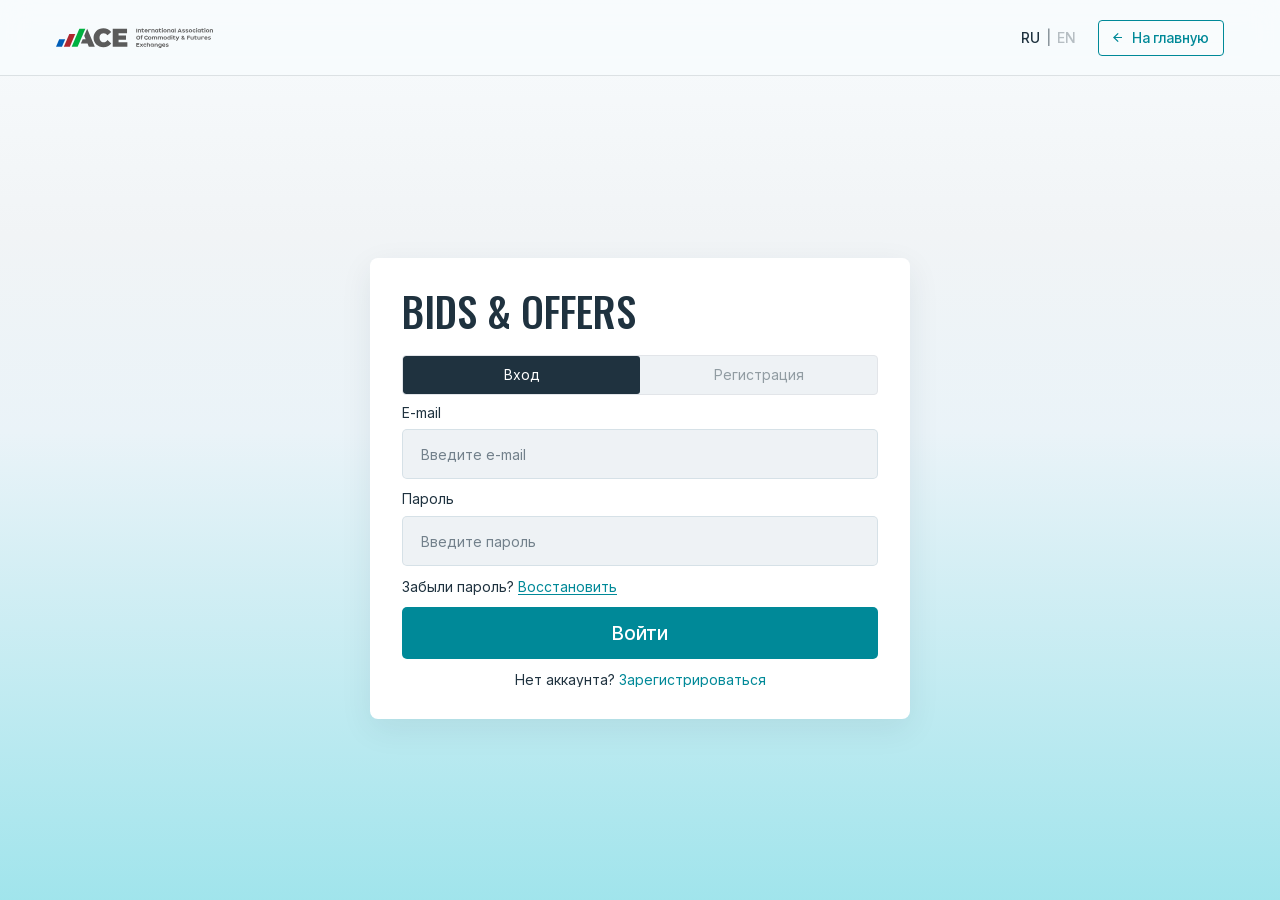
<file: bids-offers/index.html>
<!DOCTYPE html>
<html lang="ru">
<head>
  <meta charset="utf-8">
  <meta name="viewport" content="width=device-width, initial-scale=1">
  <meta name="color-scheme" content="light">
  <meta name="description" content="Трансграничная торговля в интересах наших участников. Товары. Мосты. Индикаторы.">
  <meta property="og:type" content="website">
  <meta property="og:locale" content="ru_RU">
  <meta property="og:title" content="Международная ассоциация товарных и фьючерсных бирж">
  <meta property="og:description" content="Трансграничная торговля в интересах наших участников. Товары. Мосты. Индикаторы.">
  <meta property="og:image" content="https://imonsergey.github.io/ACE-CLIENT-DEPLOY/assets/images/meta/social-preview.jpg">
  <meta name="twitter:card" content="summary_large_image">
  <meta name="twitter:title" content="Международная ассоциация товарных и фьючерсных бирж">
  <meta name="twitter:description" content="Трансграничная торговля в интересах наших участников. Товары. Мосты. Индикаторы.">
  <meta name="twitter:image" content="https://imonsergey.github.io/ACE-CLIENT-DEPLOY/assets/images/meta/social-preview.jpg">
  <title>Bids &amp; Offers</title>
  <link rel="stylesheet" href="../assets/css/fonts.css">
  <link rel="icon" href="../assets/images/meta/favicon.ico" sizes="80x80">
  <link rel="stylesheet" href="styles.css">
</head>
<body>
  <main class="bo-app" data-view="login">
    <header class="bo-header">
      <a class="bo-brand" href="../" aria-label="На главную">
        <img class="bo-brand__full" src="assets/images/logo-bids-offers.svg" alt="">
      </a>

      <div class="bo-header__actions">
        <div class="bo-language" role="group" aria-label="Language">
          <span>RU</span>
          <span class="bo-language__line">|</span>
          <span class="bo-language__muted">EN</span>
        </div>
        <a class="bo-outline bo-auth-only" href="../">
          <img src="assets/images/icon-back.svg" alt="">
          <span>На главную</span>
        </a>
        <a class="bo-outline bo-session-only" href="../">
          <img src="assets/images/icon-back.svg" alt="">
          <span>На главную</span>
        </a>
        <button class="bo-small-primary bo-session-only" type="button" data-view-target="login">Выйти</button>
      </div>
    </header>

    <section class="bo-view bo-auth-view" data-view-panel="login" aria-label="Bids &amp; Offers — вход">
      <div class="bo-auth-card" data-auth-card data-auth-mode="login">
        <div class="bo-auth-card__head">
          <h1 id="login-title">Bids &amp; Offers</h1>
          <div class="bo-tabs">
            <button class="bo-tab is-active" type="button" data-auth-target="login">Вход</button>
            <button class="bo-tab" type="button" data-auth-target="register">Регистрация</button>
          </div>
        </div>

        <div class="bo-auth-stage" data-auth-stage>
          <form class="bo-auth-form bo-auth-pane is-active" data-auth-pane="login" data-next-view="requests" novalidate autocomplete="off">
            <label class="bo-field">
              <span>E-mail</span>
              <input id="login-email" name="email" type="email" placeholder="Введите e-mail" autocomplete="off" required aria-describedby="login-email-error" data-error-required="Введите e-mail" data-error-email="Введите корректный e-mail">
              <span class="bo-field__error" id="login-email-error" aria-live="polite" hidden></span>
            </label>
            <label class="bo-field">
              <span>Пароль</span>
              <input id="login-password" name="password" type="password" placeholder="Введите пароль" autocomplete="current-password" required minlength="6" aria-describedby="login-password-error" data-error-required="Введите пароль" data-error-minlength="Минимум 6 символов">
              <span class="bo-field__error" id="login-password-error" aria-live="polite" hidden></span>
            </label>
            <button class="bo-link-button" type="button" data-view-target="forgot"><span>Забыли пароль?</span> <span class="bo-inline-link">Восстановить</span></button>
            <button class="bo-primary" type="submit">Войти</button>
            <button class="bo-link-button bo-auth-switch" type="button" data-auth-target="register"><span>Нет аккаунта?</span> <span class="bo-inline-link">Зарегистрироваться</span></button>
          </form>

          <form class="bo-auth-form bo-auth-pane" data-auth-pane="register" data-next-view="confirm" novalidate autocomplete="off" aria-hidden="true" hidden>
            <label class="bo-field">
              <span>E-mail*</span>
              <input id="register-email" name="email" type="email" placeholder="Введите e-mail" autocomplete="off" required aria-describedby="register-email-error" data-error-required="Введите e-mail" data-error-email="Введите корректный e-mail">
              <span class="bo-field__error" id="register-email-error" aria-live="polite" hidden></span>
            </label>
            <label class="bo-field">
              <span>Пароль*</span>
              <input id="register-password" name="password" type="password" placeholder="Введите пароль" autocomplete="new-password" required minlength="6" aria-describedby="register-password-error" data-error-required="Введите пароль" data-error-minlength="Минимум 6 символов">
              <span class="bo-field__error" id="register-password-error" aria-live="polite" hidden></span>
            </label>
            <label class="bo-field">
              <span>Подтвердить пароль*</span>
              <input id="register-password-confirm" name="password_confirm" type="password" placeholder="Введите пароль" autocomplete="new-password" required minlength="6" aria-describedby="register-password-confirm-error" data-match="password" data-error-required="Введите пароль" data-error-minlength="Минимум 6 символов" data-error-match="Пароли должны совпадать">
              <span class="bo-field__error" id="register-password-confirm-error" aria-live="polite" hidden></span>
            </label>
            <button class="bo-primary" type="submit">Зарегистрироваться</button>
            <button class="bo-link-button bo-auth-switch" type="button" data-auth-target="login"><span>Уже зарегистрированы?</span> <span class="bo-inline-link">Войти</span></button>
          </form>
        </div>
      </div>
    </section>

    <section class="bo-view bo-auth-view" data-view-panel="confirm" aria-labelledby="confirm-title">
      <div class="bo-message-card">
        <h1 id="confirm-title">Подтверждение email</h1>
        <p>Подтвердите ваш адрес электронной почты, нажав на ссылку, которую мы отправили на <span class="bo-email-accent" data-confirm-email>test@test.ru</span></p>
        <button class="bo-primary" type="button" data-view-target="requests">Продолжить</button>
      </div>
    </section>

    <section class="bo-view bo-auth-view" data-view-panel="forgot" aria-label="Восстановить пароль — запрос">
      <div class="bo-message-card bo-message-card--wide">
        <h1 id="forgot-title">Восстановить пароль</h1>
        <p>На вашу электронную почту будет отправлена ссылка для сброса пароля. Если вы не получите письмо в течение нескольких минут, пожалуйста, повторите попытку.</p>
        <form class="bo-auth-form" data-next-view="reset" novalidate autocomplete="off">
          <label class="bo-field">
            <span>E-mail</span>
            <input id="forgot-email" name="email" type="email" placeholder="Введите e-mail" autocomplete="off" required aria-describedby="forgot-email-error" data-error-required="Введите e-mail" data-error-email="Введите корректный e-mail">
            <span class="bo-field__error" id="forgot-email-error" aria-live="polite" hidden></span>
          </label>
          <div class="bo-auth-actions">
            <button class="bo-primary" type="submit">Подтвердить</button>
          </div>
        </form>
      </div>
    </section>

    <section class="bo-view bo-auth-view" data-view-panel="reset" aria-label="Восстановить пароль — подтверждение">
      <div class="bo-message-card">
        <h1 id="reset-title">Восстановить пароль</h1>
        <p>На вашу электронную почту <span class="bo-email-accent" data-reset-email>test@test.ru</span> отправлена ссылка для сброса пароля. Если вы не получите письмо в течение нескольких минут, пожалуйста, повторите попытку.</p>
        <button class="bo-primary" type="button" data-view-target="login">Войти</button>
      </div>
    </section>

    <section class="bo-view bo-requests-view" data-view-panel="requests" aria-label="Bids &amp; Offers — заявки">
      <div class="bo-page-title">
        <div>
          <h1 id="requests-title">Bids &amp; Offers</h1>
          <p>Сервис Bids &amp; Offers помогает участникам ассоциации размещать заявки на покупку и продажу биржевых товаров, находить встречные предложения и быстро переходить к деталям сделки.</p>
        </div>
        <button class="bo-add-button" type="button" data-view-target="form">
          <span>+</span>
          <span>Подать заявку</span>
        </button>
      </div>

      <form class="bo-filters" data-filters aria-label="Фильтры" aria-controls="requests-table">
        <button type="submit" hidden>Фильтры</button>
        <label>
          <span>ТИП</span>
          <select name="type">
            <option value="">Все</option>
            <option value="Продажа">Продажа</option>
            <option value="Покупка">Покупка</option>
          </select>
        </label>
        <label>
          <span>УЧАСТНИК</span>
          <input name="participant" type="search" placeholder="Поиск участника..." autocomplete="off">
        </label>
        <label>
          <span>ТОВАР</span>
          <input name="product" type="search" placeholder="Поиск товара..." autocomplete="off">
        </label>
        <label>
          <span>УСЛОВИЯ ПОСТАВКИ</span>
          <input name="delivery" type="search" placeholder="Поиск условий..." autocomplete="off">
        </label>
        <label>
          <span>СТАТУС</span>
          <select name="status">
            <option value="">Все</option>
            <option value="Активна">Активна</option>
            <option value="Исполнена">Исполнена</option>
            <option value="Отменена">Отменена</option>
          </select>
        </label>
      </form>

      <section class="bo-table-card" aria-label="Заявки">
        <div class="bo-table-wrap">
          <table class="bo-table" id="requests-table">
            <colgroup>
              <col class="bo-col-date">
              <col class="bo-col-type">
              <col class="bo-col-participant">
              <col class="bo-col-product">
              <col class="bo-col-volume">
              <col class="bo-col-price">
              <col class="bo-col-delivery">
              <col class="bo-col-status">
            </colgroup>
            <thead>
              <tr>
                <th data-sort-state="none"><button class="bo-th-control" type="button" data-sort-key="date"><span>ДАТА ЗАЯВКИ</span><i class="bo-sort-icon" aria-hidden="true"></i></button></th>
                <th class="bo-th-filter"><button class="bo-th-control" type="button" data-column-filter="type"><span>ТИП</span><i class="bo-filter-icon" aria-hidden="true"></i></button><div class="bo-column-menu" data-column-menu="type" hidden><button type="button" data-column-filter-value="">Все</button><button type="button" data-column-filter-value="Продажа">Продажа</button><button type="button" data-column-filter-value="Покупка">Покупка</button></div></th>
                <th><span>УЧАСТНИК</span></th>
                <th><span>ТОВАР</span></th>
                <th data-sort-state="none"><button class="bo-th-control" type="button" data-sort-key="volume"><span>ОБЪЁМ</span><i class="bo-sort-icon" aria-hidden="true"></i></button></th>
                <th data-sort-state="none"><button class="bo-th-control" type="button" data-sort-key="price"><span>ЦЕНА И УСЛОВИЯ</span><i class="bo-sort-icon" aria-hidden="true"></i></button></th>
                <th><span>УСЛОВИЯ ПОСТАВКИ</span></th>
                <th class="bo-th-filter"><button class="bo-th-control" type="button" data-column-filter="status"><span>СТАТУС</span><i class="bo-filter-icon" aria-hidden="true"></i></button><div class="bo-column-menu" data-column-menu="status" hidden><button type="button" data-column-filter-value="">Все</button><button type="button" data-column-filter-value="Активна">Активна</button><button type="button" data-column-filter-value="Исполнена">Исполнена</button><button type="button" data-column-filter-value="Отменена">Отменена</button></div></th>
              </tr>
            </thead>
            <tbody data-requests-body></tbody>
          </table>
        </div>
      </section>

    </section>

    <section class="bo-view bo-form-view" data-view-panel="form" aria-labelledby="form-title">
      <div class="bo-form-head">
        <h1 id="form-title">Новая заявка</h1>
        <button class="bo-secondary" type="button" data-view-target="requests">Отменить</button>
      </div>

      <form class="bo-form-card" data-request-form data-next-view="requests" novalidate autocomplete="off">
        <section class="bo-form-section">
          <h2>Основные параметры</h2>
          <div class="bo-form-grid">
            <div class="bo-field">
              <label for="request-date">Дата заявки <b>*</b></label>
              <span class="bo-date-field" data-date-field>
                <span class="bo-input-shell"><input id="request-date" name="date" type="text" placeholder="дд.мм.гггг" inputmode="numeric" autocomplete="off" required pattern="\d{2}\.\d{2}\.\d{4}" aria-describedby="request-date-error" data-date-input data-error-required="Укажите дату в формате дд.мм.гггг" data-error-pattern="Укажите дату в формате дд.мм.гггг"><button class="bo-date-toggle" type="button" data-date-toggle aria-label="Открыть календарь"><img src="assets/images/icon-calendar.svg" alt=""></button></span>
                <span class="bo-date-picker" data-date-picker hidden></span>
              </span>
              <span class="bo-field__error" id="request-date-error" aria-live="polite" hidden></span>
            </div>
            <label class="bo-field">
              <span>Тип заявки <b>*</b></span>
              <select id="request-type" name="type" required aria-describedby="request-type-error" data-error-required="Выберите тип заявки">
                <option value="" disabled selected>Выберите тип заявки</option>
                <option value="Покупка">Покупка</option>
                <option value="Продажа">Продажа</option>
              </select>
              <span class="bo-field__error" id="request-type-error" aria-live="polite" hidden></span>
            </label>
            <label class="bo-field">
              <span>Участник (Биржа-участник) <b>*</b></span>
              <input id="request-participant" name="participant" type="text" placeholder="Название биржи-участника" autocomplete="off" required maxlength="80" aria-describedby="request-participant-error" data-error-required="Укажите биржу-участника">
              <span class="bo-field__error" id="request-participant-error" aria-live="polite" hidden></span>
            </label>
            <label class="bo-field">
              <span>Статус заявки <b>*</b></span>
              <select id="request-status" name="status" required aria-describedby="request-status-error" data-error-required="Выберите статус заявки">
                <option value="" disabled selected>Выберите статус заявки</option>
                <option value="Активна">Активна</option>
                <option value="Исполнена">Исполнена</option>
                <option value="Отменена">Отменена</option>
              </select>
              <span class="bo-field__error" id="request-status-error" aria-live="polite" hidden></span>
            </label>
          </div>
        </section>

        <section class="bo-form-section">
          <h2>Спецификация товара и объемы</h2>
          <label class="bo-field">
            <span>Товар <b>*</b></span>
            <textarea id="request-product" name="product" placeholder="Описание товара в произвольном формате" required maxlength="260" aria-describedby="request-product-error" data-error-required="Опишите товар"></textarea>
            <span class="bo-field__error" id="request-product-error" aria-live="polite" hidden></span>
          </label>
          <div class="bo-form-grid">
            <label class="bo-field">
              <span>Объём</span>
              <input name="volume" type="text" placeholder="Например: 1000 тонн, мин. партия 100 тонн" maxlength="100">
            </label>
            <label class="bo-field">
              <span>Цена и условия оплаты</span>
              <input name="price" type="text" placeholder="Цена за единицу, валюта, условия оплаты" maxlength="220">
            </label>
          </div>
        </section>

        <section class="bo-form-section">
          <h2>Логистика и доставка</h2>
          <label class="bo-field">
            <span>Условия поставки</span>
            <input name="delivery" type="text" placeholder="Бизнес поставки, способ доставки" maxlength="160">
          </label>
        </section>

        <div class="bo-form-actions">
          <button class="bo-primary" type="submit">Опубликовать заявку</button>
          <button class="bo-secondary" type="button" data-view-target="requests">Отменить</button>
        </div>
      </form>
    </section>

    <div class="bo-success-modal" data-success-modal hidden role="dialog" aria-modal="true" aria-labelledby="success-title">
      <button class="bo-success-modal__backdrop" type="button" data-close-success aria-label="Закрыть"></button>
      <div class="bo-success-card">
        <div class="bo-success-card__head">
          <h2 id="success-title">Заявка сохранена</h2>
          <button class="bo-icon-button bo-success-card__close" type="button" data-close-success aria-label="Закрыть">
            <img src="assets/images/icon-close.svg" alt="">
          </button>
        </div>
        <p>Заявка добавлена в список и доступна в текущей демо-сессии</p>
        <button class="bo-primary" type="button" data-close-success>Закрыть</button>
      </div>
    </div>
  </main>

  <aside class="bo-drawer" hidden aria-hidden="true" aria-labelledby="drawer-title">
    <div class="bo-drawer__head">
      <p><span>Заявка от:</span> <b data-drawer-date></b></p>
      <button class="bo-icon-button" type="button" data-close-drawer aria-label="Закрыть">
        <img src="assets/images/icon-close.svg" alt="">
      </button>
    </div>
    <h2 id="drawer-title" data-drawer-product>Заявка</h2>
    <div class="bo-drawer__meta">
      <p><span>ТИП:</span> <strong class="bo-type" data-drawer-type></strong></p>
      <span class="bo-status" data-drawer-status></span>
    </div>
    <div class="bo-drawer__participant">
      <div>
        <span>Участник</span>
        <p><img data-drawer-flag src="assets/images/russia-flag.png" alt=""><b data-drawer-participant></b></p>
      </div>
      <img class="bo-drawer__exchange" data-drawer-logo src="assets/images/spimex-logo.png" alt="">
    </div>
    <dl class="bo-drawer__details">
      <div>
        <dt>ОБЪЁМ</dt>
        <dd data-drawer-volume></dd>
      </div>
      <div>
        <dt>Условия поставки</dt>
        <dd data-drawer-delivery></dd>
      </div>
      <div>
        <dt>ЦЕНА И УСЛОВИЯ</dt>
        <dd data-drawer-price></dd>
      </div>
    </dl>
    <div class="bo-drawer__actions">
      <button class="bo-primary" type="button">Откликнуться на заявку</button>
      <button class="bo-secondary" type="button" data-close-drawer>Закрыть</button>
    </div>
  </aside>
  <button class="bo-drawer-backdrop" hidden type="button" data-close-drawer aria-label="Закрыть"></button>

  <script src="script.js"></script>
</body>
</html>
</file>
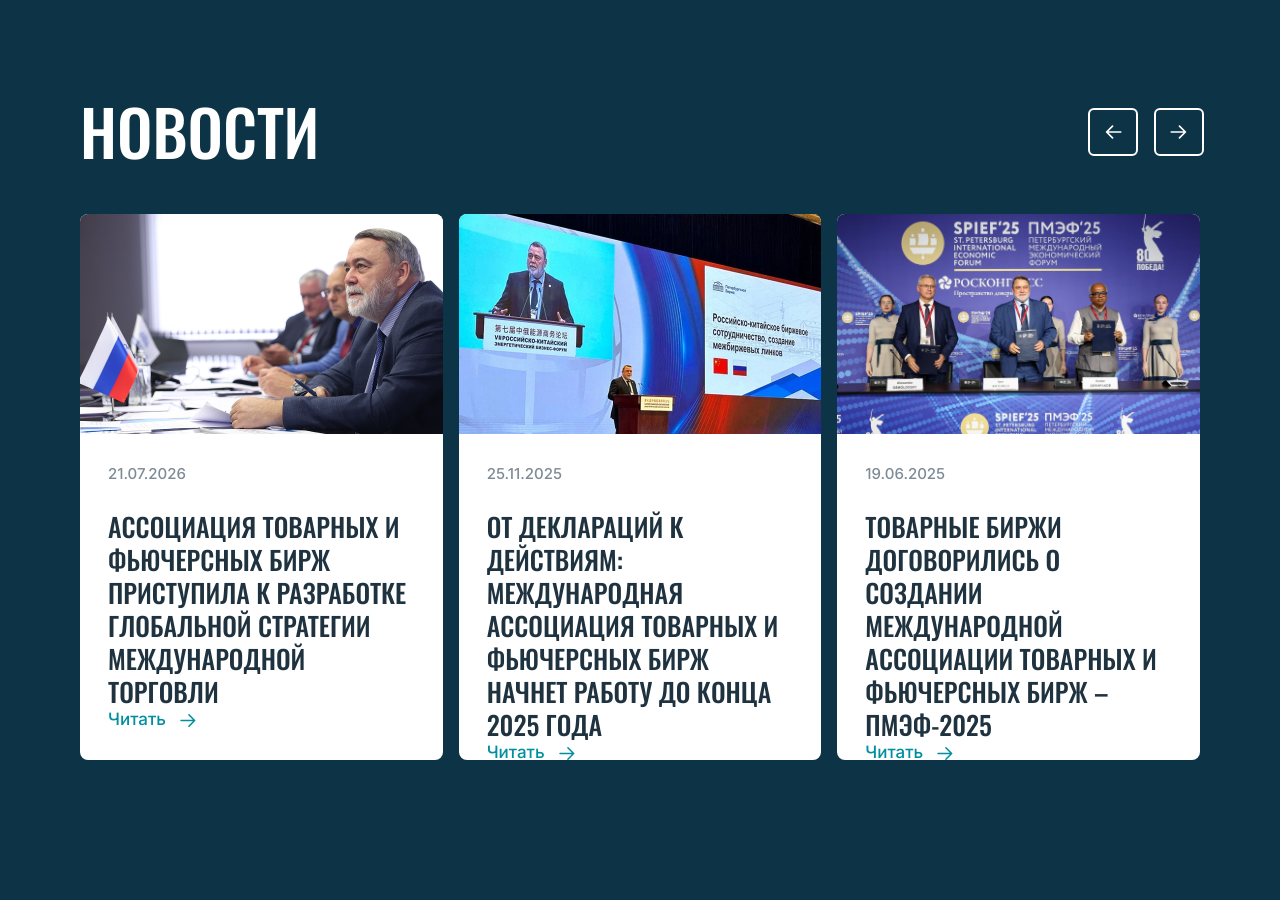
<file: news-preview.html>
<!DOCTYPE html>
<html lang="ru">
<head>
  <meta charset="utf-8">
  <meta name="viewport" content="width=device-width, initial-scale=1">
  <meta name="robots" content="noindex, nofollow">
  <title>ACE | Новости</title>
  <link rel="icon" href="assets/images/meta/favicon.ico">
  <link rel="stylesheet" href="assets/css/fonts.css">
  <link rel="stylesheet" href="assets/css/styles.css">
  <link rel="stylesheet" href="assets/css/news-dialog.css">
  <link rel="stylesheet" href="assets/css/news-preview.css">
</head>
<body class="news-preview">
  <svg class="svg-sprite" aria-hidden="true">
    <symbol id="icon-arrow" viewBox="0 0 24 24">
      <path d="M3.5 12H19M12.5 5.5L19 12l-6.5 6.5" fill="none" stroke="currentColor" stroke-width="1.8" stroke-linecap="round" stroke-linejoin="round"/>
    </symbol>
  </svg>
<main><section class="news-section" id="news" aria-labelledby="news-title">
        <div class="news-section__inner">
          <header class="news-section__header">
            <h2 id="news-title">Новости</h2>
            <div class="news-section__controls" data-slider-controls>
              <button class="slider-arrow-control slider-arrow-control--previous news-section__control" type="button" aria-label="Предыдущая новость" data-slider-previous>
                <svg class="icon-arrow" aria-hidden="true"><use href="#icon-arrow"/></svg>
              </button>
              <button class="slider-arrow-control news-section__control" type="button" aria-label="Следующая новость" data-slider-next>
                <svg class="icon-arrow" aria-hidden="true"><use href="#icon-arrow"/></svg>
              </button>
            </div>
          </header>

          <div class="news-section__track" data-responsive-slider data-slider-mode="responsive-track" data-slider-breakpoint="900">
            <article class="news-card is-active" data-slider-slide>
              <img class="news-card__image" src="assets/images/news/strategy-development.png" alt="" width="834" height="440" loading="lazy">
              <div class="news-card__body">
                <time datetime="2026-07-21">21.07.2026</time>
                <h3>Ассоциация товарных и фьючерсных бирж приступила к разработке глобальной стратегии международной торговли</h3>
                <a class="news-card__link" href="https://spimex.global/about/news/1942/" target="_blank" rel="noopener noreferrer">
                  <span>Читать</span>
                  <svg class="icon-arrow" aria-hidden="true"><use href="#icon-arrow"/></svg>
                </a>
              </div>
            </article>

            <article class="news-card" data-slider-slide>
              <img class="news-card__image" src="assets/images/news/association-work.png" alt="" width="834" height="440" loading="lazy">
              <div class="news-card__body">
                <time datetime="2025-11-25">25.11.2025</time>
                <h3>От деклараций к действиям: Международная ассоциация товарных и фьючерсных бирж начнет работу до конца 2025 года</h3>
                <a class="news-card__link" href="https://spimex.global/about/news/1943/" target="_blank" rel="noopener noreferrer">
                  <span>Читать</span>
                  <svg class="icon-arrow" aria-hidden="true"><use href="#icon-arrow"/></svg>
                </a>
              </div>
            </article>

            <article class="news-card" data-slider-slide data-news-card>
              <img class="news-card__image" src="assets/images/news/article/spief-2025-documents.jpg" alt="Подписание декларации на ПМЭФ-2025" width="3000" height="2000" loading="lazy">
              <div class="news-card__body">
                <time datetime="2025-06-19">19.06.2025</time>
                <h3>Товарные биржи договорились о создании Международной ассоциации товарных и фьючерсных бирж – ПМЭФ-2025</h3>
                <a class="news-card__link" href="https://spimex.com/press_centre/news/50409/" target="_blank" rel="noopener noreferrer" aria-haspopup="dialog" aria-controls="news-dialog" data-news-open="spief-2025">
                  <span>Читать</span>
                  <svg class="icon-arrow" aria-hidden="true"><use href="#icon-arrow"/></svg>
                </a>
              </div>
            </article>
          </div>
        </div>
      </section></main>
<dialog class="news-dialog" id="news-dialog" aria-labelledby="news-dialog-title" aria-modal="true" data-news-dialog>
    <div class="news-dialog__scroll" tabindex="0" role="region" aria-label="Содержание новости" data-news-scroll>
      <article class="news-article" data-news-article></article>
    </div>
    <button class="news-dialog__close" type="button" aria-label="Закрыть новость" data-news-close>
      <img src="assets/images/news/article/close.svg" alt="" width="24" height="24">
    </button>
  </dialog>

  <template id="news-spief-2025">
        <div class="news-article__meta">
          <time datetime="2025-06-19">19.06.2025</time>
          <span class="news-article__category">ПМЭФ-2025</span>
        </div>
        <h2 class="news-article__title" id="news-dialog-title" tabindex="-1" data-news-title>Товарные биржи договорились <br class="news-article__title-break">о создании Международной ассоциации товарных и фьючерсных бирж – ПМЭФ-2025</h2>
        <figure class="news-article__figure news-article__figure--cover">
          <img src="assets/images/news/article/spief-2025-documents.jpg" alt="Представители бирж демонстрируют подписанные документы на ПМЭФ-2025" width="3000" height="2000" decoding="async">
          <figcaption>Подписание декларации на ПМЭФ-2025. Фото: БУТБ</figcaption>
        </figure>
        <div class="news-article__body" data-news-body>
          <p class="news-article__lead">На XXVIII Петербургском международном экономическом форуме 19 июня 2025 года подписана декларация о создании Международной ассоциации товарных и фьючерсных бирж.</p>
          <p><strong>Намерение присоединиться к ассоциации выразили:</strong> Петербургская Биржа, Национальная товарно-деривативная биржа Индии (National Commodity and Derivatives Exchange Limited, NCDEX), Товарная биржа Ирана (Iran Mercantile Exchange, IME), Синьцзянский Азиатско-Европейский международный торговый центр (Xinjiang Asia-Europe International Material Trading Center, АЕЕХ, Китай), Белорусская универсальная товарная биржа (БУТБ), Товарная биржа «Евразийская Торговая Система» (АО ЕТС, Казахстан), Узбекская республиканская товарно-сырьевая биржа (УзРТСБ).</p>
          <p>Декларация закрепляет намерения сторон создать ассоциацию, которая будет способствовать развитию взаимодействия между товарными и фьючерсными биржами стран ЕАЭС+, БРИКС+ и ШОС. Её деятельность будет направлена на координацию усилий по развитию организованных товарных рынков с учетом международных практик, расширение межбиржевого сотрудничества, включая трансграничную торговлю.</p>
          <p>Ассоциация также будет содействовать реализации инициативы по созданию международного ценового агентства, призванного обеспечивать формирование объективной и независимой системы ценовых индикаторов на ключевые товарные группы.</p>
          <figure class="news-article__figure news-article__figure--inline">
            <img src="assets/images/news/article/spief-2025-signing.jpg" alt="Представители бирж подписывают декларацию о создании ассоциации на ПМЭФ-2025" width="3000" height="2000" loading="lazy" decoding="async">
            <figcaption>Подписание декларации на ПМЭФ-2025. Фото: БУТБ</figcaption>
          </figure>
          <p><strong>Статс-секретарь – замминистра энергетики России Дмитрий Исламов:</strong> «Хотел бы от имени Минэнерго России поприветствовать подписание этой Декларации, выразить уверенность в том, что она будет всемерно способствовать развитию международной торговли энергоносителями, прежде всего углем. В качестве успешного примера развития торговых операций: за последние три года объемы угля на Петербургской Бирже выросли втрое. В целом работа ассоциации поднимет планку биржевой торговли на новый уровень».</p>
          <p><strong>Президент Петербургской Биржи Игорь Артемьев:</strong> «Декларация о создании ассоциации – новый важный шаг в формировании международного биржевого пространства, межбиржевых мостов. Эти линки призваны объединить крупнейшие биржи и торговые площадки стран ЕАЭС+, ШОС, БРИКС. Объединение является полностью открытым для присоединения новых участников. Работа ассоциации важна с точки зрения глобальных изменений в мировой экономике в целом – мы формируем единое информационное пространство и единые ценовые индикаторы».</p>
          <p><strong>Главный коммерческий директор Национальной товарно-деривативной биржи Индии Кедар Дешпанде:</strong> «Участие биржи NCDEX в инициативе по созданию международной ассоциации товарных и фьючерсных бирж является шагом к устойчивому и долгосрочному сотрудничеству. Являясь ведущей торговой площадкой Индии с богатым опытом в аграрном секторе и развитии биржевых инструментов, мы убеждены, что при поддержке наших регуляторов и интересе бизнес-сообществ с обеих сторон нам удастся реализовать ряд проектов, способных укрепить роль биржевого сектора в международной торговле».</p>
          <p><strong>Председатель правления Синьцзянского Азиатско-Европейского международного торгового центра госпожа Чжан Хунпин:</strong> «Укрепление связей биржевых платформ европейских и азиатских стран, информационный обмен, вопросы таможенного оформления, финансовых расчетов, логистики способны обеспечить мировое лидерство в трансграничной торговле сырьевыми товарами».</p>
          <p><strong>Председатель правления Белорусской универсальной товарной биржи Александр Осмоловский:</strong> «Эффективность работы реального сектора экономики и реализация экспортного потенциала белорусских предприятий всегда имели приоритетное значение для БУТБ. Поэтому подписание меморандума – это, прежде всего, новые возможности для участников биржевых торгов из Республики Беларусь. Устранение торговых барьеров, упрощенный доступ к перспективным рынкам, расширение круга деловых партнеров, дополнительные торговые и маркетинговые инструменты – вот что получат наши клиенты благодаря созданию нового межбиржевого объединения, которым планируется охватить страны ЕАЭС+, ШОС и БРИКС+. Иными словами, для нас это не просто декларация о намерениях, а стратегическое решение, направленное на достижение конкретных результатов, главными бенефициарами которых станут белорусские субъекты хозяйствования».</p>
          <p><strong>Председатель правления АО «Товарная биржа «Евразийская Торговая Система» Курмет Оразаев:</strong> «Казахстан, являясь экспортно ориентированной страной, придает большое значение выстраиванию эффективного взаимодействия с организаторами торговли физическими товарами. Это особенно важно, поскольку балансы как глобальных, так и региональных рынков зависят от казахстанской продукции — в первую очередь сельскохозяйственной, зерновых культур и нефтепродуктов. Как и многие страны в регионе, мы в Казахстане, как товарная биржа, стремимся расширять географию поставок и развивать торгово-экономические связи со странами дальнего зарубежья с целью выстраивания общих рынков».</p>
          <footer class="news-article__footer">
            <a class="news-article__source" href="https://spimex.com/press_centre/news/50409/" target="_blank" rel="noopener noreferrer" data-news-source>
              <span>Источник: Петербургская Биржа</span>
              <img src="assets/images/news/article/external-link.svg" alt="" width="24" height="24">
            </a>
          </footer>
        </div>
  </template>
<script src="assets/js/responsive-slider.js"></script>
<script src="assets/js/news-dialog.js"></script>
<script src="assets/js/news-preview.js"></script>
</body>
</html>
</file>
<file: assets/css/fonts.css>
@font-face {
  font-family: "Inter";
  font-style: normal;
  font-display: swap;
  font-weight: 400 700;
  src: url("../fonts/inter/inter-cyrillic.woff2") format("woff2");
  unicode-range: U+0301, U+0400-045F, U+0490-0491, U+04B0-04B1, U+2116;
}

@font-face {
  font-family: "Inter";
  font-style: normal;
  font-display: swap;
  font-weight: 400 700;
  src: url("../fonts/inter/inter-latin.woff2") format("woff2");
  unicode-range: U+0000-00FF, U+0131, U+0152-0153, U+02BB-02BC, U+02C6, U+02DA, U+02DC, U+0304, U+0308, U+0329, U+2000-206F, U+20AC, U+2122, U+2191, U+2193, U+2212, U+2215, U+FEFF, U+FFFD;
}

@font-face {
  font-family: "Oswald";
  font-style: normal;
  font-display: swap;
  font-weight: 400 700;
  src: url("../fonts/oswald/oswald-cyrillic.woff2") format("woff2");
  unicode-range: U+0301, U+0400-045F, U+0490-0491, U+04B0-04B1, U+2116;
}

@font-face {
  font-family: "Oswald";
  font-style: normal;
  font-display: swap;
  font-weight: 400 700;
  src: url("../fonts/oswald/oswald-latin.woff2") format("woff2");
  unicode-range: U+0000-00FF, U+0131, U+0152-0153, U+02BB-02BC, U+02C6, U+02DA, U+02DC, U+0304, U+0308, U+0329, U+2000-206F, U+20AC, U+2122, U+2191, U+2193, U+2212, U+2215, U+FEFF, U+FFFD;
}

@font-face {
  font-family: "Inter Tight";
  font-style: normal;
  font-display: swap;
  font-weight: 500 700;
  src: url("../fonts/inter-tight/inter-tight-cyrillic.woff2") format("woff2");
  unicode-range: U+0301, U+0400-045F, U+0490-0491, U+04B0-04B1, U+2116;
}

@font-face {
  font-family: "Inter Tight";
  font-style: normal;
  font-display: swap;
  font-weight: 500 700;
  src: url("../fonts/inter-tight/inter-tight-latin.woff2") format("woff2");
  unicode-range: U+0000-00FF, U+0131, U+0152-0153, U+02BB-02BC, U+02C6, U+02DA, U+02DC, U+0304, U+0308, U+0329, U+2000-206F, U+20AC, U+2122, U+2191, U+2193, U+2212, U+2215, U+FEFF, U+FFFD;
}
</file>
<file: assets/css/styles.css>
/* ==========================================================================
   Design tokens and document defaults
   ========================================================================== */

:root {
  --ink: #1f323f;
  --night: #091827;
  --teal: #008f9e;
  --cyan: #2fe0fd;
  --cyan-soft: #bdf8ff;
  --grid-line: rgba(47, 224, 253, 0.23);
  --paper: #f8f8f8;
  --country-bg: #f1f4f6;
  --font-body: "Inter", Arial, sans-serif;
  --font-display: "Oswald", "Arial Narrow", sans-serif;
  --font-action: "Inter Tight", "Inter", Arial, sans-serif;
  --layout-max: 1480px;
  --layout-pad: 40px;
  --slider-control-size: 50px;
  --slider-control-icon-size: 22px;
  --motion-ease: cubic-bezier(.4, 0, .2, 1);
  --motion-ease-soft: cubic-bezier(.16, 1, .3, 1);
  --motion-ease-out: cubic-bezier(.7, 0, .84, 0);
}

* { box-sizing: border-box; }
html { scroll-behavior: smooth; }
html.is-loading,
html.menu-open { overflow: hidden; }
html.menu-open,
html.menu-open body {
  overscroll-behavior: none;
}

body {
  margin: 0;
  min-width: 320px;
  color: var(--ink);
  background: var(--country-bg);
  font-family: var(--font-body);
  font-weight: 400;
  -webkit-font-smoothing: antialiased;
  text-rendering: geometricPrecision;
}

a { color: inherit; text-decoration: none; }
img { display: block; max-width: 100%; }
button, a { -webkit-tap-highlight-color: transparent; }

/* ==========================================================================
   Preloader and shared layout primitives
   ========================================================================== */

.preloader {
  --loader-progress: 0;
  position: fixed;
  z-index: 5000;
  inset: 0;
  display: grid;
  place-items: center;
  overflow: hidden;
  color: #fff;
  background: #091827;
  opacity: 1;
  visibility: visible;
  pointer-events: none;
  transition:
    opacity 680ms cubic-bezier(.22, .72, .20, 1),
    visibility 0s linear 680ms;
}

.preloader[hidden] { display: none; }
.preloader.is-complete { opacity: 0; visibility: hidden; }

.preloader__mark {
  width: clamp(220px, 18vw, 264px);
  opacity: 0.96;
  transform: translateZ(0);
}

.preloader__mark img {
  display: block;
  width: 100%;
  height: auto;
}

.preloader__percent {
  position: absolute;
  top: calc(50% + clamp(42px, 4vw, 58px));
  left: 50%;
  width: max-content;
  color: rgba(255, 255, 255, 0.76);
  font-size: clamp(20px, 1.55vw, 24px);
  line-height: 1;
  letter-spacing: 0.02em;
  font-variant-numeric: tabular-nums;
  text-align: center;
  transform: translateX(-50%);
}

.preloader__track {
  position: absolute;
  right: 0;
  bottom: 0;
  left: 0;
  height: 2px;
  background: rgba(47, 224, 253, 0.12);
  transform: translateZ(0);
}

.preloader__bar {
  display: block;
  width: 100%;
  height: 100%;
  background: var(--cyan);
  transform: scaleX(var(--loader-progress));
  transform-origin: left center;
  will-change: transform;
}

.svg-sprite {
  position: absolute;
  width: 0;
  height: 0;
  overflow: hidden;
}

.icon-arrow {
  display: block;
  width: 1em;
  height: 1em;
  flex: 0 0 auto;
  overflow: visible;
}

.layout-container {
  width: min(var(--layout-max), calc(100% - (var(--layout-pad) * 2)));
  margin-inline: auto;
}

.site-shell {
  overflow: hidden;
  background: #f1f4f6;
}

.site-shell [id] { scroll-margin-top: 80px; }

.visual-stage {
  position: relative;
  isolation: isolate;
  overflow: hidden;
  padding-top: 72px;
  padding-bottom: 0;
  color: #fff;
  background:
    linear-gradient(180deg, rgba(241, 244, 246, 0) 81.96%, #f1f4f6 91.48%),
    radial-gradient(67.36% 48.22% at 83.89% 68.67%, rgba(0, 132, 193, 0.5) 0%, rgba(0, 132, 193, 0) 100%),
    linear-gradient(180deg, #122438 13.53%, #008290 71.98%, #c9e4ff 100%);
  background-repeat: no-repeat;
  background-size: 100% 109.31%, 100% 125%, 100% 125%;
}

.visual-stage__dot-field {
  position: absolute;
  z-index: 1;
  inset: 0;
  display: block;
  width: 100%;
  height: 100%;
  pointer-events: none;
}

/* ==========================================================================
   Header and navigation
   ========================================================================== */

.site-header,
.hero,
.bids-promo,
.association-mosaic,
.goal-statement {
  position: relative;
  z-index: 2;
}

.site-header {
  position: fixed;
  z-index: 2600;
  top: 0;
  right: 0;
  left: 0;
  display: flex;
  height: 72px;
  align-items: center;
  padding: 0;
  color: #fff;
  background-color: rgba(9, 24, 39, 0);
  border-bottom: 1px solid rgba(189, 248, 255, 0);
  box-shadow: 0 10px 30px rgba(3, 14, 23, 0);
  isolation: isolate;
  -webkit-backdrop-filter: blur(0);
  backdrop-filter: blur(0);
  transition:
    height 620ms var(--motion-ease-soft),
    background-color 620ms var(--motion-ease),
    border-color 620ms var(--motion-ease),
    box-shadow 680ms var(--motion-ease),
    -webkit-backdrop-filter 620ms var(--motion-ease),
    backdrop-filter 620ms var(--motion-ease);
}

.site-header.is-scrolled {
  height: 64px;
  background-color: rgba(7, 22, 34, 0.84);
  border-bottom-color: rgba(189, 248, 255, 0.09);
  box-shadow: 0 12px 34px rgba(3, 14, 23, 0.09);
  -webkit-backdrop-filter: blur(8px);
  backdrop-filter: blur(8px);
}

.site-header.is-menu-open {
  -webkit-backdrop-filter: none;
  backdrop-filter: none;
}

.site-header__inner {
  position: relative;
  display: flex;
  height: 100%;
  align-items: center;
  min-height: 34px;
  gap: 24px;
  transition: width 560ms cubic-bezier(.16, .84, .24, 1);
}

.brand {
  display: block;
  flex: 0 0 185px;
  width: 185px;
  height: 22px;
}

.brand__art {
  position: relative;
  display: block;
  width: 185px;
  height: 22px;
  overflow: hidden;
}

.brand__ace {
  position: absolute;
  top: 0.3px;
  left: 0;
  width: 84.1px;
  height: 20.8px;
}

.brand__caption {
  position: absolute;
  top: 0;
  left: 93px;
  width: 90.4px;
  height: 22px;
}

.site-nav {
  display: flex;
  align-items: center;
  justify-content: center;
  gap: clamp(14px, 1.35vw, 25px);
  margin-left: 10px;
  min-width: 0;
  white-space: nowrap;
  font-size: 15px;
  line-height: 22px;
  font-weight: 500;
}

.site-nav a,
.site-nav__request,
.header-request,
.hero__request,
.association-mosaic__nav-card {
  transition:
    opacity 220ms var(--motion-ease),
    background-color 220ms var(--motion-ease),
    border-color 220ms var(--motion-ease),
    color 220ms var(--motion-ease);
}

.site-nav__request { display: none; }

.site-nav a:hover,
.site-nav a:focus-visible {
  color: var(--cyan);
  opacity: 1;
}

.header-request:hover,
.header-request:focus-visible,
.hero__request:hover,
.hero__request:focus-visible {
  opacity: 1;
  background: #eafcff;
  color: #004f5c;
}

.header-request:active,
.hero__request:active {
  opacity: 1;
  background: #d6f7fb;
  color: #003f49;
}

.site-language {
  display: flex;
  align-items: center;
  gap: 6px;
  margin-left: auto;
  color: #fff;
  white-space: nowrap;
  font-size: 15px;
  line-height: 22px;
  font-weight: 500;
  cursor: default;
  transition: color 220ms var(--motion-ease), opacity 220ms var(--motion-ease);
}

.site-language span {
  display: inline-block;
  transition:
    color 220ms var(--motion-ease),
    opacity 220ms var(--motion-ease),
    transform 260ms var(--motion-ease-soft);
}

.site-language__separator { opacity: 0.5; }
.site-language__muted { opacity: 0.34; }

.site-language:hover span:first-child,
.site-language:focus-within span:first-child {
  color: var(--cyan);
  transform: translateY(-1px);
}

.site-language:hover .site-language__muted,
.site-language:focus-within .site-language__muted {
  opacity: 0.58;
}

.menu-toggle {
  position: relative;
  display: none;
  width: 38px;
  height: 34px;
  flex: 0 0 38px;
  align-items: center;
  justify-content: center;
  padding: 0;
  border: 1px solid rgba(191, 243, 250, 0.23);
  border-radius: 4px;
  color: #fff;
  background: rgba(9, 24, 39, 0.12);
  cursor: pointer;
}

.menu-toggle__lines {
  position: relative;
  display: block;
  width: 16px;
  height: 10px;
}

.menu-toggle__lines::before,
.menu-toggle__lines::after {
  position: absolute;
  left: 0;
  width: 16px;
  height: 1px;
  content: "";
  background: currentColor;
  transition:
    transform 360ms cubic-bezier(.16, .84, .24, 1),
    top 360ms cubic-bezier(.16, .84, .24, 1);
}

.menu-toggle__lines::before { top: 1px; }
.menu-toggle__lines::after { top: 8px; }
.menu-toggle.is-open .menu-toggle__lines::before { top: 4px; transform: rotate(45deg); }
.menu-toggle.is-open .menu-toggle__lines::after { top: 4px; transform: rotate(-45deg); }

.header-request {
  display: inline-flex;
  align-items: center;
  justify-content: center;
  gap: 10px;
  height: 38px;
  margin-left: 14px;
  padding: 0 16px;
  border-radius: 4px;
  border: 1px solid var(--teal);
  background: var(--teal);
  color: #fff;
  white-space: nowrap;
  font-family: var(--font-action);
  font-size: 15px;
  line-height: 22px;
  font-weight: 500;
}

.header-request .icon-arrow {
  width: 16px;
  height: 16px;
}

/* ==========================================================================
   Hero
   ========================================================================== */

.hero {
  display: grid;
  grid-template-columns: repeat(2, minmax(0, 1fr));
  gap: clamp(48px, 4.5vw, 72px);
  align-items: start;
  margin-top: 72px;
}

.hero__content {
  min-width: 0;
}

.hero__title {
  width: min(100%, 680px);
  margin: 0;
  font-size: clamp(48px, 4.2vw, 60px);
  line-height: 1.0833;
  font-family: var(--font-display);
  letter-spacing: 0;
  font-weight: 500;
  text-transform: uppercase;
  text-wrap: balance;
  hyphens: manual;
}

@media (min-width: 1440px) {
  .hero__title {
    width: min(100%, 760px);
    font-size: clamp(64px, 4.2vw, 68px);
    line-height: 1.05;
  }
}

.hero__copy {
  display: flex;
  flex-direction: column;
  align-items: flex-start;
  width: min(100%, 570px);
  margin-top: clamp(24px, 2vw, 32px);
}

.hero__text {
  margin: 0;
  color: #43d5e5;
  font-size: 20px;
  line-height: 30px;
  font-weight: 600;
  text-wrap: pretty;
  hyphens: manual;
}

.hero__request {
  display: inline-flex;
  align-items: center;
  justify-content: center;
  gap: 17px;
  min-width: 276px;
  height: 56px;
  margin-top: 56px;
  padding: 0 23px;
  border-radius: 4px;
  border: 1px solid var(--teal);
  background: var(--teal);
  color: #fff;
  font-family: var(--font-action);
  font-size: 19px;
  line-height: 24px;
  font-weight: 500;
  white-space: nowrap;
}

.hero__request .icon-arrow {
  width: 21px;
  height: 21px;
}

.association-mosaic__metric strong,
.association-mosaic__metric b,
.association-mosaic__about h2,
.association-mosaic__nav-title {
  font-family: var(--font-display);
  letter-spacing: 0;
}

.hero__visual {
  display: flex;
  align-items: flex-start;
  justify-content: center;
  min-width: 0;
  overflow: visible;
}

/* ==========================================================================
   Bids & Offers promo
   ========================================================================== */

.bids-promo {
  position: relative;
  min-height: 0;
  aspect-ratio: 1922 / 918;
  margin-top: 56px;
  overflow: hidden;
  border: 1px solid rgba(47, 224, 253, 0.24);
  border-radius: 6px;
  background: #034654 url("../images/bids-offers-promo/section-background.png") center / cover no-repeat;
  isolation: isolate;
}

.bids-promo__media {
  position: absolute;
  z-index: 1;
  inset: 0;
  overflow: hidden;
  pointer-events: none;
}

.bids-promo__photo,
.bids-promo__network {
  position: absolute;
  top: 0;
  right: 0;
  display: block;
  width: auto;
  height: 100%;
  max-width: none;
}

.bids-promo__photo {
  z-index: 1;
  -webkit-mask-image: linear-gradient(to right, transparent 0%, rgba(0, 0, 0, 0.14) 14%, #000 38%);
  mask-image: linear-gradient(to right, transparent 0%, rgba(0, 0, 0, 0.14) 14%, #000 38%);
}

.bids-promo__network {
  z-index: 2;
}

.bids-promo__content {
  position: relative;
  z-index: 3;
  display: flex;
  width: 51%;
  height: 100%;
  min-height: 0;
  flex-direction: column;
  align-items: flex-start;
  padding: clamp(46px, 4.2vw, 70px) clamp(44px, 4vw, 68px) clamp(42px, 3.7vw, 62px);
}

.bids-promo__title {
  margin: 0;
  font-family: var(--font-display);
  font-size: clamp(58px, 4.6vw, 86px);
  line-height: 1;
  font-weight: 500;
  letter-spacing: 0;
  text-transform: uppercase;
  white-space: nowrap;
}

.bids-promo__list {
  display: flex;
  width: min(100%, 620px);
  flex-direction: column;
  gap: clamp(20px, 1.7vw, 30px);
  margin: clamp(40px, 3.4vw, 58px) 0 0;
  padding: 0;
  list-style: none;
}

.bids-promo__list li {
  display: grid;
  grid-template-columns: 18px minmax(0, 1fr);
  align-items: start;
  column-gap: 21px;
  margin: 0;
  font-size: clamp(18px, 1.3vw, 25px);
  line-height: 1.34;
  font-weight: 400;
  text-wrap: pretty;
}

.bids-promo__list li::before {
  margin-top: 0.3em;
  width: 18px;
  height: 18px;
  border: 2px solid #2fe0fd;
  border-radius: 50%;
  content: "";
}

.bids-promo__link {
  display: inline-flex;
  align-items: center;
  justify-content: center;
  gap: 22px;
  min-height: 62px;
  margin-top: auto;
  padding: 0 28px;
  border-radius: 4px;
  background: #fff;
  color: #1f323f;
  font-family: var(--font-action);
  font-size: clamp(17px, 1.15vw, 22px);
  line-height: 1.2;
  font-weight: 500;
  white-space: nowrap;
  border: 1px solid transparent;
  transition:
    background-color 220ms var(--motion-ease),
    border-color 220ms var(--motion-ease),
    color 220ms var(--motion-ease);
}

.bids-promo__link:hover,
.bids-promo__link:focus-visible {
  background: #eafcff;
  color: #004f5c;
  opacity: 1;
}

.bids-promo__link:focus-visible {
  outline: 2px solid #2fe0fd;
  outline-offset: 3px;
}

.bids-promo__link:active {
  background: #d6f7fb;
  color: #003f49;
}

.bids-promo__link .icon-arrow {
  width: 20px;
  height: 20px;
}

.hero__globe-shell {
  position: relative;
  width: min(100%, 560px);
  aspect-ratio: 1;
  flex: 0 0 auto;
  overflow: visible;
  isolation: isolate;
}

.hero__globe-canvas {
  position: absolute;
  z-index: 1;
  inset: -4%;
  overflow: visible;
}

.hero__globe-canvas > div,
.hero__globe-canvas canvas {
  width: 100% !important;
  height: 100% !important;
  overflow: visible !important;
}

#axe-globe {
  display: block;
  background: transparent;
  cursor: grab;
  touch-action: none;
  user-select: none;
  -webkit-user-select: none;
}

#axe-globe:active { cursor: grabbing; }

.hero__globe-orbit {
  position: absolute;
  z-index: 2;
  top: 50%;
  left: 50%;
  width: 140%;
  max-width: none;
  height: auto;
  transform: translate(-50%, -50%);
  pointer-events: none;
  user-select: none;
  -webkit-user-drag: none;
}

/* ==========================================================================
   Association overview
   ========================================================================== */

.association-mosaic {
  display: grid;
  grid-template-columns: repeat(5, minmax(0, 1fr));
  grid-template-rows: repeat(2, minmax(0, 1.06fr)) repeat(2, minmax(0, 1fr));
  grid-template-areas:
    "wheat fertilizer exchanges metals sugar"
    "turnover pistachios timber goals countries"
    "about about about oil directions"
    "about about about stages members";
  aspect-ratio: 5 / 3.28;
  margin-top: 96px;
  border-top: 1px solid var(--grid-line);
  border-left: 1px solid var(--grid-line);
}

.association-mosaic__photo,
.association-mosaic__metric,
.association-mosaic__about,
.association-mosaic__nav-card {
  min-width: 0;
  min-height: 0;
  border-right: 1px solid var(--grid-line);
  border-bottom: 1px solid var(--grid-line);
}

.association-mosaic__photo {
  overflow: hidden;
}

.association-mosaic__photo img {
  width: 100%;
  height: 100%;
  max-width: none;
  object-fit: cover;
}

.association-mosaic__photo--wheat { grid-area: wheat; }
.association-mosaic__photo--fertilizer { grid-area: fertilizer; }
.association-mosaic__photo--metals { grid-area: metals; }
.association-mosaic__photo--sugar { grid-area: sugar; }
.association-mosaic__photo--pistachios { grid-area: pistachios; }
.association-mosaic__photo--timber { grid-area: timber; }
.association-mosaic__photo--oil { grid-area: oil; }

.association-mosaic__metric {
  display: flex;
  flex-direction: column;
  align-items: center;
  justify-content: center;
  padding: 18px;
  color: #fff;
  text-align: center;
}

.association-mosaic__metric strong,
.association-mosaic__metric b {
  display: block;
  margin: 0;
  font-weight: 400;
  text-transform: uppercase;
}

.association-mosaic__metric strong {
  font-size: clamp(70px, 6vw, 96px);
  line-height: 0.88;
}

.association-mosaic__metric span {
  display: block;
  margin-top: 20px;
  font-size: clamp(14px, 1.15vw, 17px);
  line-height: 1.35;
  font-weight: 500;
}

.association-mosaic__metric--exchanges {
  grid-area: exchanges;
  background: #4387c4;
}

.association-mosaic__metric--turnover {
  grid-area: turnover;
  background: #be405e;
}

.association-mosaic__metric--turnover strong {
  font-size: clamp(62px, 5.25vw, 84px);
}

.association-mosaic__metric--turnover b {
  margin-top: 4px;
  font-size: clamp(27px, 2.45vw, 38px);
  line-height: 1;
}

.association-mosaic__metric--turnover span {
  margin-top: 16px;
}

.association-mosaic__metric--countries {
  grid-area: countries;
  background: #0095a4;
}

.association-mosaic__about {
  grid-area: about;
  padding: clamp(44px, 4vw, 62px) clamp(46px, 4.2vw, 68px);
}

.association-mosaic__about h2 {
  margin: 0;
  font-size: clamp(48px, 4.3vw, 66px);
  line-height: 1;
  font-weight: 400;
  text-transform: uppercase;
}

.association-mosaic__about p {
  width: min(100%, 650px);
  margin: clamp(42px, 3.9vw, 58px) 0 0;
  font-size: clamp(17px, 1.4vw, 21px);
  line-height: 1.52;
  text-wrap: pretty;
}

.association-mosaic__nav {
  display: contents;
}

.association-mosaic__nav-card {
  display: flex;
  flex-direction: column;
  justify-content: space-between;
  padding: clamp(24px, 2.45vw, 37px) clamp(22px, 2.25vw, 34px);
  color: #fff;
}

.association-mosaic__nav-card:hover {
  background: rgba(47, 224, 253, 0.07);
}

.association-mosaic__nav-card:focus-visible {
  outline: 2px solid var(--cyan);
  outline-offset: -3px;
}

.association-mosaic__nav-card--goals { grid-area: goals; }
.association-mosaic__nav-card--directions { grid-area: directions; }
.association-mosaic__nav-card--stages { grid-area: stages; }
.association-mosaic__nav-card--members { grid-area: members; }

.association-mosaic__nav-title {
  font-size: clamp(24px, 2.05vw, 31px);
  line-height: 1.08;
  font-weight: 400;
  text-transform: uppercase;
}

.association-mosaic__nav-footer {
  display: flex;
  align-items: flex-end;
  justify-content: space-between;
  gap: 16px;
}

.association-mosaic__nav-icon {
  width: clamp(30px, 2.55vw, 40px);
  height: clamp(30px, 2.55vw, 40px);
  object-fit: contain;
}

.association-mosaic__nav-arrow {
  width: clamp(27px, 2.2vw, 34px);
  height: clamp(27px, 2.2vw, 34px);
  object-fit: contain;
}

/* ==========================================================================
   Goals and tasks
   ========================================================================== */

.goal-statement {
  display: grid;
  grid-template-columns: repeat(4, minmax(0, 1fr));
  min-height: 560px;
  padding-top: 88px;
  padding-bottom: 76px;
}

.goal-statement__label {
  grid-column: 1;
  align-self: start;
  margin: 9px 0 0;
  font-size: 20px;
  line-height: 1.4;
  font-weight: 600;
  text-decoration: none;
  text-transform: uppercase;
}

.goal-statement__title {
  grid-column: 2 / -1;
  align-self: start;
  margin: 0;
  font-family: var(--font-display);
  font-size: 52px;
  line-height: 1.22;
  font-weight: 500;
  letter-spacing: 0;
  text-transform: uppercase;
  hyphens: none;
  overflow-wrap: normal;
  word-break: normal;
}

.tasks {
  color: var(--ink);
  background: var(--country-bg);
  padding: 64px 0 80px;
}

.tasks__grid {
  display: grid;
  grid-template-columns: repeat(4, minmax(0, 1fr));
  grid-template-rows: repeat(2, 244px);
  border-top: 1px solid rgba(0, 111, 129, 0.24);
  border-left: 1px solid rgba(0, 111, 129, 0.24);
}

.tasks__header,
.tasks__card,
.tasks__logo {
  min-width: 0;
  border-right: 1px solid rgba(0, 111, 129, 0.24);
  border-bottom: 1px solid rgba(0, 111, 129, 0.24);
}

.tasks__header {
  padding: 40px 36px;
}

.tasks__header h2 {
  margin: 0;
  font-family: var(--font-display);
  font-size: 64px;
  line-height: 0.95;
  font-weight: 400;
  letter-spacing: 0;
  text-transform: uppercase;
}

.tasks__controls {
  display: none;
}

.slider-control,
.slider-arrow-control {
  position: relative;
  width: var(--slider-control-size);
  height: var(--slider-control-size);
  flex: 0 0 var(--slider-control-size);
  padding: 0;
  border-radius: 6px;
  cursor: pointer;
}

.slider-control {
  border: 0;
  background: transparent;
}

.slider-arrow-control {
  display: inline-flex;
  align-items: center;
  justify-content: center;
  border: 2px solid #fff;
  color: #fff;
  background: transparent;
  transition: color 160ms ease, background-color 160ms ease;
}

.slider-arrow-control .icon-arrow {
  width: var(--slider-control-icon-size);
  height: var(--slider-control-icon-size);
}

.slider-arrow-control--previous .icon-arrow {
  transform: rotate(180deg);
}

.slider-arrow-control:hover,
.slider-arrow-control:focus-visible {
  color: var(--ink);
  background: #fff;
}

.slider-control__icon {
  position: absolute;
  inset: 0;
  width: 100%;
  height: 100%;
}

.slider-control__icon--active {
  display: none;
}

.slider-control:hover .slider-control__icon--static,
.slider-control:focus-visible .slider-control__icon--static {
  display: none;
}

.slider-control:hover .slider-control__icon--active,
.slider-control:focus-visible .slider-control__icon--active {
  display: block;
}

.slider-control:focus-visible,
.slider-arrow-control:focus-visible {
  outline: 2px solid var(--cyan);
  outline-offset: 3px;
}

.tasks__card {
  padding: 28px 36px;
}

.tasks__number {
  display: block;
  color: var(--teal);
  font-family: var(--font-display);
  font-size: 32px;
  line-height: 1;
  font-weight: 500;
}

.tasks__card p {
  max-width: 310px;
  margin: 16px 0 0;
  color: #000;
  font-size: 16px;
  line-height: 1.35;
  font-weight: 500;
}

.tasks__logo {
  display: flex;
  align-items: center;
  justify-content: center;
  background: url("../images/tasks/logo-background.png") center / cover no-repeat;
}

.tasks__logo img {
  width: min(68%, 249px);
  height: auto;
}

/* ==========================================================================
   Activity directions
   ========================================================================== */

.directions {
  position: relative;
  z-index: 1;
  color: var(--ink);
  background: var(--country-bg);
  padding: 72px 0 92px;
}

.directions__header h2 {
  margin: 0;
  font-family: var(--font-display);
  font-size: 64px;
  line-height: 1;
  font-weight: 400;
  letter-spacing: 0;
  text-transform: uppercase;
}

.directions__controls {
  display: none;
}

.directions__grid {
  display: grid;
  grid-template-columns: repeat(3, minmax(0, 1fr));
  grid-template-rows: repeat(2, 218px);
  gap: 16px;
  margin-top: 44px;
}

.directions__card {
  position: relative;
  min-width: 0;
  padding: 34px 38px;
  background: #fff;
}

.directions__card--featured {
  grid-row: 1 / span 2;
  background: #fff url("../images/directions/featured-background.png") center / 100% 100% no-repeat;
}

.directions__card h3 {
  max-width: 410px;
  margin: 0;
  font-family: var(--font-display);
  font-size: 28px;
  line-height: 1.4;
  font-weight: 500;
  letter-spacing: 0;
  text-transform: uppercase;
}

.directions__number {
  position: absolute;
  bottom: 30px;
  left: 38px;
  color: var(--teal);
  font-size: 14px;
  line-height: 1;
  font-weight: 500;
}

.directions__card--featured .directions__number {
  color: #000;
}

.lower-stage {
  display: flow-root;
  position: relative;
  z-index: 1;
  isolation: isolate;
  overflow: clip;
  background: #f1f4f6;
}

.lower-stage::before {
  position: absolute;
  z-index: -1;
  top: 0;
  right: 0;
  left: 0;
  height: max(100%, 10000px);
  content: "";
  background:
    linear-gradient(0deg, #f1f4f6 0%, rgba(241, 244, 246, 0) 6.62%),
    radial-gradient(66.55% 48% at 83.89% 66.67%, rgba(0, 132, 193, 0.5) 0%, rgba(0, 132, 193, 0) 100%),
    linear-gradient(180deg, #122438 0%, #122438 29.6%, #00606a 90.59%, #c9e4ff 97.08%);
  transform: rotate(180deg);
}

/* ==========================================================================
   Development timeline
   ========================================================================== */

.timeline {
  min-height: 600px;
  padding-top: 82px;
  color: var(--ink);
}

.timeline__header {
  display: flex;
  align-items: center;
  justify-content: space-between;
  gap: 32px;
}

.timeline__header h2 {
  margin: 0;
  font-family: var(--font-display);
  font-size: 64px;
  line-height: 1;
  font-weight: 400;
  letter-spacing: 0;
  text-transform: uppercase;
}

.timeline__controls {
  display: flex;
  align-items: center;
  gap: 24px;
}

.timeline__track {
  --timeline-gutter: max(var(--layout-pad), (100vw - var(--layout-max)) / 2);
  display: flex;
  width: 100%;
  gap: 16px;
  margin-top: 42px;
  margin-left: 0;
  padding-inline: var(--timeline-gutter);
  overflow-x: auto;
  overflow-y: hidden;
  overscroll-behavior-inline: contain;
  scroll-behavior: smooth;
  scroll-padding-inline: var(--timeline-gutter);
  scroll-snap-type: x mandatory;
  scrollbar-width: none;
}

.timeline__track::-webkit-scrollbar {
  display: none;
}

.timeline__card {
  display: grid;
  min-width: 0;
  height: 326px;
  flex: 0 0 366px;
  grid-template-rows: 134px 1fr;
  background: #fff;
  border: 1px solid rgba(0, 111, 129, 0.24);
  scroll-snap-align: start;
}

.timeline__card header {
  display: flex;
  flex-direction: column;
  justify-content: center;
  padding: 20px 24px;
  border-bottom: 1px solid rgba(0, 111, 129, 0.24);
}

.timeline__card strong,
.timeline__card header span {
  font-family: var(--font-display);
  font-weight: 500;
  line-height: 1;
  text-transform: uppercase;
}

.timeline__card strong {
  color: var(--teal);
  font-size: 58px;
}

.timeline__card header span {
  margin-top: 8px;
  color: #000;
  font-size: 24px;
}

.timeline__card p {
  margin: 0;
  padding: 20px 24px;
  color: #000;
  font-size: 16px;
  line-height: 1.42;
  font-weight: 400;
}

.timeline__card:nth-child(2) p,
.timeline__card:nth-child(6) p {
  font-size: 15px;
  line-height: 1.35;
}

/* ==========================================================================
   Member countries map
   ========================================================================== */

.countries-map {
  --map-unit: 0.048828125vw;
  position: relative;
  z-index: 3;
  container-type: inline-size;
  margin-top: -1px;
  overflow: hidden;
  color: #fff;
}

@supports (width: 1cqw) {
  .countries-map { --map-unit: 0.048828125cqw; }
}

.countries-map__title {
  position: absolute;
  z-index: 5;
  top: calc(80 * var(--map-unit));
  left: 5.56640625%;
  margin: 0;
  font-family: var(--font-body);
  font-size: max(20px, calc(25 * var(--map-unit)));
  line-height: 1.28;
  letter-spacing: 0;
  font-weight: 500;
  text-transform: uppercase;
}

.countries-map__desktop {
  position: relative;
  min-height: calc(1302 * var(--map-unit));
  padding-top: calc(152 * var(--map-unit));
  padding-bottom: calc(188 * var(--map-unit));
}

/* One registered canvas at every viewport width. The readable legend may
   increase the section height, but must never stretch the map or move pins. */
.countries-map__viewport {
  position: absolute;
  inset: 0 0 auto;
  width: 100%;
  aspect-ratio: 2048 / 1302;
}

/* Reveal only opacity: no visual movement of map, logos or legend on entry. */
.motion-ready .countries-map .countries-map__desktop.motion-reveal {
  transform: none;
  transition: opacity 420ms var(--motion-ease);
}

.countries-map__surface {
  position: absolute;
  /* Registered to the client's 2048 × 1302 reference by coastline, not pins.
     Keep the map and its logos in one scene; the native map is 2382 × 1722. */
  top: 1.638505889%;
  left: -4.513889%;
  width: 110.277778%;
  aspect-ratio: 2382 / 1722;
}

.countries-map__map--desktop {
  position: absolute;
  inset: 0;
  width: 100%;
  max-width: none;
  height: auto;
  pointer-events: none;
  user-select: none;
}

.countries-map__connections {
  position: absolute;
  z-index: 2;
  inset: 0;
  width: 100%;
  height: 100%;
  overflow: visible;
  pointer-events: none;
}

.countries-map__connection {
  fill: none;
  stroke: rgba(128, 232, 242, 0.82);
  stroke-width: 1.25;
  stroke-linecap: round;
  stroke-linejoin: round;
  stroke-dasharray: 6 8;
  vector-effect: non-scaling-stroke;
  animation: countries-map-line 240ms ease-out both;
}

@keyframes countries-map-line {
  from { opacity: 0; }
  to { opacity: 1; }
}

.countries-map__logos {
  position: absolute;
  inset: 0;
}

.countries-map__logo {
  position: absolute;
  z-index: 3;
  max-width: none;
  height: auto;
  transform-origin: center;
  opacity: 1;
  transition: filter 160ms ease;
  user-select: none;
}

.countries-map__logo.is-active {
  z-index: 5;
  filter: drop-shadow(0 0 4px rgba(128, 232, 242, 0.75));
}

/* Client design anchors, normalized to the 2382 × 1722 map image. */
.countries-map__logo--spimex { top: 17.290%; left: 32.529%; width: 5.605%; }
.countries-map__logo--butb { top: 22.366%; left: 30.203%; width: 4.660%; }
.countries-map__logo--ets { top: 29.312%; left: 59.044%; width: 3.778%; }
.countries-map__logo--asia { top: 29.226%; left: 64.016%; width: 6.864%; }
.countries-map__logo--uzex { top: 32.013%; left: 50.796%; width: 5.668%; }
.countries-map__logo--irenex { top: 37.643%; left: 45.313%; width: 4.723%; }
.countries-map__logo--ime { top: 41.244%; left: 49.094%; width: 4.912%; }
.countries-map__logo--emx { top: 43.332%; left: 33.413%; width: 5.730%; }

.countries-map__cards {
  position: relative;
  z-index: 4;
  display: flex;
  width: max(232px, 14.2578125%);
  margin-left: 5.56640625%;
  flex-direction: column;
  gap: max(4px, calc(6.8 * var(--map-unit)));
}

.countries-map__country-card {
  display: flex;
  flex-direction: column;
  align-items: stretch;
  justify-content: flex-start;
  width: 100%;
  min-height: calc(117 * var(--map-unit));
  padding: max(11px, calc(16 * var(--map-unit))) max(11px, calc(16 * var(--map-unit))) max(8px, calc(10 * var(--map-unit)));
  border: max(1px, var(--map-unit)) solid rgba(100, 220, 231, 0.42);
  border-radius: max(7px, calc(12 * var(--map-unit)));
  color: #fff;
  background: rgba(4, 83, 101, 0.54);
  -webkit-backdrop-filter: blur(max(8px, calc(12 * var(--map-unit))));
  backdrop-filter: blur(max(8px, calc(12 * var(--map-unit))));
  font: inherit;
  text-align: left;
  cursor: pointer;
  transition: background-color 160ms ease, border-color 160ms ease;
}

.countries-map__country-card[data-map-country="russia"] { min-height: calc(138 * var(--map-unit)); }
.countries-map__country-card[data-map-country="iran"] { min-height: calc(176 * var(--map-unit)); }
.countries-map__country-card[data-map-country="china"] { min-height: calc(137 * var(--map-unit)); }

.countries-map__country-card:focus-visible,
.countries-map__country-card.is-active {
  border-color: rgba(128, 232, 242, 0.88);
  background: rgba(4, 83, 101, 0.76);
}

@media (hover: hover) and (pointer: fine) {
  .countries-map__country-card:hover {
    border-color: rgba(128, 232, 242, 0.88);
    background: rgba(4, 83, 101, 0.76);
  }
}

.countries-map__country-card:focus-visible {
  outline: 2px solid #80e8f2;
  outline-offset: 2px;
}

.countries-map__country-heading {
  display: flex;
  min-width: 0;
  align-items: center;
  gap: max(8px, calc(10 * var(--map-unit)));
}

.countries-map__country-heading img {
  width: max(32px, calc(50 * var(--map-unit)));
  height: auto;
  flex: 0 0 auto;
}

.countries-map__country-heading strong {
  min-width: 0;
  font-size: max(16px, calc(20 * var(--map-unit)));
  line-height: 1.2;
  letter-spacing: 0;
  font-weight: 500;
  text-transform: uppercase;
}

.countries-map__country-details {
  display: block;
  margin-top: max(10px, calc(16 * var(--map-unit)));
  opacity: 1;
  transform: none;
}

.countries-map__country-copy {
  display: block;
  margin: 0;
  color: rgba(255, 255, 255, 0.76);
  font-size: max(12px, calc(14 * var(--map-unit)));
  line-height: 1.42857143;
  letter-spacing: 0;
  font-weight: 400;
}

.countries-map__country-copy + .countries-map__country-copy {
  margin-top: max(14px, calc(20 * var(--map-unit)));
}

.countries-map__copy-line { display: block; }

@media (max-width: 1180px) {
  .countries-map__title {
    top: max(24px, calc(80 * var(--map-unit)));
    left: max(20px, 5.56640625%);
    right: 20px;
    font-size: clamp(18px, 2.2vw, 24px);
  }

  .countries-map__desktop {
    min-height: 0;
    padding: 0 0 48px;
  }

  .countries-map__viewport {
    position: relative;
    inset: auto;
    overflow: hidden;
  }

  .countries-map__connections { display: none; }

  .countries-map__cards {
    display: grid;
    width: auto;
    grid-template-columns: repeat(2, minmax(0, 1fr));
    align-items: start;
    gap: 12px;
    margin: 24px max(20px, 5.56640625%) 0;
  }

  .countries-map__country-card,
  .countries-map__country-card[data-map-country] {
    min-height: 0;
    height: 100%;
    padding: 16px;
    border-radius: 10px;
  }

  .countries-map__country-heading { gap: 10px; }
  .countries-map__country-heading img { width: 40px; }
  .countries-map__country-heading strong { font-size: 16px; }
  .countries-map__country-details { margin-top: 14px; }
  .countries-map__country-copy { font-size: 14px; line-height: 20px; }
  .countries-map__country-copy + .countries-map__country-copy { margin-top: 16px; }
}

@media (max-width: 599px) {
  .countries-map__cards { grid-template-columns: minmax(0, 1fr); }
}

.events {
  position: relative;
  z-index: 3;
  min-height: 0;
  padding: 42px 0 66px;
  color: #fff;
}

.events__inner {
  width: min(1384px, calc(100% - 80px));
  margin-inline: auto;
}

.events__header {
  display: flex;
  align-items: center;
  justify-content: space-between;
  gap: 32px;
}

.events__header h2 {
  margin: 0;
  font-family: var(--font-display);
  font-size: 68px;
  line-height: 1;
  font-weight: 500;
  letter-spacing: 0;
  text-transform: uppercase;
}

.events__controls {
  display: flex;
  align-items: center;
  gap: 22px;
}

.events__slider {
  display: grid;
  margin-top: 40px;
  touch-action: pan-y;
}

.events__slide {
  position: relative;
  grid-area: 1 / 1;
  aspect-ratio: 2 / 1;
  overflow: hidden;
}

.events__slide[hidden] {
  display: none;
}

.events__slide.is-slider-entering {
  animation: event-slide-enter 420ms cubic-bezier(.16, .84, .24, 1) both;
}

.events__slide.is-slider-leaving {
  animation: event-slide-leave 260ms cubic-bezier(.4, 0, .2, 1) both;
}

@keyframes event-slide-enter {
  from {
    opacity: 0;
    transform: translate3d(18px, 0, 0);
  }

  to {
    opacity: 1;
    transform: translate3d(0, 0, 0);
  }
}

@keyframes event-slide-leave {
  from {
    opacity: 1;
    transform: translate3d(0, 0, 0);
  }

  to {
    opacity: 0;
    transform: translate3d(-12px, 0, 0);
  }
}

.events__media,
.events__media img {
  width: 100%;
  height: 100%;
}

.events__media img {
  object-fit: cover;
}

.events__slide::after {
  position: absolute;
  inset: 0;
  content: "";
  background: linear-gradient(90deg, rgba(5, 40, 68, 0.86) 0%, rgba(5, 40, 68, 0.48) 31%, rgba(5, 40, 68, 0.06) 64%);
  pointer-events: none;
}

.events__content {
  position: absolute;
  z-index: 2;
  inset: 0;
  padding: 48px;
}

.events__content time {
  display: block;
  font-size: 14px;
  line-height: 1.35;
  font-weight: 400;
}

.events__content h3 {
  max-width: 510px;
  margin: 17px 0 0;
  font-family: var(--font-display);
  font-size: 42px;
  line-height: 1.02;
  font-weight: 500;
  letter-spacing: 0;
  text-transform: uppercase;
}

.events__content p {
  position: absolute;
  bottom: 50px;
  left: 48px;
  max-width: 380px;
  margin: 0;
  font-size: 16px;
  line-height: 1.55;
  font-weight: 400;
}

.events__open {
  position: absolute;
  top: 55px;
  right: 55px;
  width: 58px;
  height: 58px;
  padding: 0;
  border: 0;
  border-radius: 6px;
  background: transparent;
  cursor: pointer;
  transition: box-shadow 260ms ease, transform 320ms cubic-bezier(.16, .84, .24, 1);
}

.events__open img {
  width: 100%;
  height: 100%;
}

.events__open:hover,
.events__open:focus-visible {
  box-shadow: 0 0 0 3px rgba(47, 224, 253, 0.45);
  transform: translate3d(2px, -2px, 0);
}

.events__open:focus-visible {
  outline: 2px solid #fff;
  outline-offset: 4px;
}

.events__open:active {
  transform: translate3d(1px, -1px, 0) scale(0.96);
}

/* ==========================================================================
   Exchange leaders
   ========================================================================== */

.leaders {
  position: relative;
  z-index: 3;
  overflow: hidden;
  padding: 52px 0 78px;
  color: #fff;
}

.leaders__inner {
  width: min(1902px, calc(100% - 10.7vw));
  margin-inline: auto;
}

.leaders__header {
  display: flex;
  align-items: center;
  justify-content: space-between;
  gap: 32px;
}

.leaders__header h2 {
  margin: 0;
  font-family: var(--font-body);
  font-size: clamp(22px, 1.3vw, 28px);
  line-height: 1.25;
  letter-spacing: 0;
  font-weight: 400;
  text-transform: uppercase;
}

.leaders__controls {
  display: flex;
  align-items: center;
  gap: 22px;
}

.leaders__track {
  --leaders-gutter: 5.35vw;
  display: flex;
  width: 100%;
  margin-top: 42px;
  padding-inline: var(--leaders-gutter);
  overflow-x: auto;
  overflow-y: hidden;
  overscroll-behavior-x: contain;
  scroll-behavior: smooth;
  scroll-padding-inline: var(--leaders-gutter);
  scroll-snap-type: x mandatory;
  scrollbar-width: none;
  touch-action: pan-y;
}

.leaders__track::-webkit-scrollbar {
  display: none;
}

.leader-card {
  display: block;
  width: clamp(580px, 38vw, 760px);
  height: clamp(470px, 26vw, 520px);
  flex: 0 0 clamp(580px, 38vw, 760px);
  margin-right: -1px;
  padding: clamp(28px, 1.75vw, 34px);
  border: 1px solid rgba(104, 221, 239, 0.38);
  scroll-snap-align: start;
}

.leader-card__quote {
  display: flex;
  height: 100%;
  flex-direction: column;
  margin: 0;
}

.leader-card__mark {
  width: 38px;
  height: auto;
}

.leader-card__quote > p {
  margin: 19px 0 0;
  font-size: clamp(14px, 0.82vw, 16px);
  line-height: 1.42;
  letter-spacing: 0;
  font-weight: 400;
}

.leader-card__person {
  display: flex;
  align-items: center;
  gap: clamp(24px, 1.7vw, 34px);
  margin-top: auto;
  padding-top: 22px;
}

.leader-card__portrait {
  width: clamp(86px, 5.2vw, 104px);
  height: clamp(86px, 5.2vw, 104px);
  flex: 0 0 auto;
}

.leader-card__identity {
  display: block;
  min-width: 0;
}

.leader-card__identity cite {
  display: block;
  margin: 0;
  font-family: var(--font-display);
  font-size: clamp(27px, 1.55vw, 32px);
  line-height: 1.08;
  letter-spacing: 0;
  font-style: normal;
  font-weight: 500;
  text-transform: uppercase;
}

.leader-card__identity span {
  display: block;
  margin-top: 8px;
  font-size: clamp(13px, 0.76vw, 15px);
  line-height: 1.4;
  letter-spacing: 0;
  font-weight: 400;
}

/* ==========================================================================
   Governance
   ========================================================================== */

.governance {
  position: relative;
  z-index: 3;
  padding: 34px 0 72px;
  color: #fff;
}

.governance__grid {
  display: grid;
  width: min(1748px, calc(100% - 10.7vw));
  min-height: 0;
  margin-inline: auto;
  border-top: 1px solid rgba(104, 221, 239, 0.38);
  border-left: 1px solid rgba(104, 221, 239, 0.38);
  grid-template-columns: minmax(0, 1fr) repeat(2, minmax(220px, 234px));
}

.governance__copy,
.governance-person {
  border-right: 1px solid rgba(104, 221, 239, 0.38);
  border-bottom: 1px solid rgba(104, 221, 239, 0.38);
}

.governance__copy {
  display: flex;
  flex-direction: column;
  padding: clamp(34px, 1.9vw, 38px) clamp(40px, 3vw, 58px) 34px;
}

.governance__copy h2 {
  margin: 0;
  font-family: var(--font-display);
  font-size: clamp(52px, 3.7vw, 74px);
  line-height: 1;
  letter-spacing: 0;
  font-weight: 500;
  text-transform: uppercase;
}

.governance__copy p {
  max-width: 960px;
  margin: 38px 0 0;
  font-size: clamp(17px, 1.05vw, 21px);
  line-height: 1.34;
  letter-spacing: 0;
  font-weight: 400;
}

.governance__copy p + p {
  margin-top: 22px;
}

.governance__copy .governance__emphasis {
  font-weight: 700;
}

.governance-person {
  display: flex;
  min-width: 0;
  flex-direction: column;
}

.governance-person__photo {
  width: 100%;
  height: auto;
  aspect-ratio: 513 / 483;
  border-bottom: 1px solid rgba(104, 221, 239, 0.38);
  object-fit: cover;
}

.governance-person__details {
  display: flex;
  flex: 1;
  flex-direction: column;
  min-height: 228px;
  padding: 25px 24px 26px;
  background: linear-gradient(155deg, rgba(0, 151, 167, 0.2), rgba(3, 57, 73, 0.04) 66%);
}

.governance-person__details h3 {
  margin: 0;
  font-family: var(--font-display);
  font-size: clamp(30px, 1.7vw, 34px);
  line-height: 1;
  letter-spacing: 0;
  font-weight: 500;
  text-transform: uppercase;
}

.governance-person__role,
.governance-person__term {
  margin: 0;
  letter-spacing: 0;
}

.governance-person__role {
  margin-top: auto;
  padding-top: 24px;
  background: linear-gradient(90deg, var(--cyan) 0%, #fff 100%);
  background-clip: text;
  font-size: clamp(16px, 0.95vw, 19px);
  line-height: 1.25;
  font-weight: 600;
  color: transparent;
  text-transform: uppercase;
  -webkit-background-clip: text;
  -webkit-text-fill-color: transparent;
}

.governance-person__term {
  margin-top: 8px;
  color: rgba(255, 255, 255, 0.58);
  font-size: clamp(14px, 0.82vw, 16px);
  line-height: 1.25;
  font-weight: 400;
}

/* ==========================================================================
   Association members
   ========================================================================== */

.members-section {
  position: relative;
  z-index: 3;
  padding: 50px 0 78px;
  color: #fff;
}

.members-section__inner {
  width: min(1748px, calc(100% - 10.7vw));
  margin-inline: auto;
}

.members-section__header {
  display: flex;
  align-items: center;
  justify-content: space-between;
  gap: 40px;
}

.members-section__header h2 {
  margin: 0;
  font-family: var(--font-display);
  font-size: clamp(64px, 4.45vw, 90px);
  line-height: 1;
  letter-spacing: 0;
  font-weight: 500;
  text-transform: uppercase;
}

.members-section__controls {
  display: none;
}

.members-section__track {
  display: grid;
  margin-top: 48px;
  grid-template-columns: repeat(4, minmax(0, 1fr));
  grid-auto-rows: 1fr;
  gap: 20px;
}

.member-card {
  display: flex;
  min-width: 0;
  min-height: 430px;
  flex-direction: column;
  padding: 32px 32px 28px;
  border-radius: 6px;
  color: var(--ink);
  background: #fff;
}

.member-card__logo {
  width: auto;
  max-width: 100%;
  height: 56px;
  align-self: flex-start;
  object-fit: contain;
  object-position: left center;
}

.member-card h3 {
  margin: 23px 0 0;
  font-family: var(--font-display);
  font-size: clamp(21px, 1.2vw, 25px);
  line-height: 1.08;
  letter-spacing: 0;
  font-weight: 500;
  text-transform: uppercase;
}

.member-card p {
  margin: 17px 0 0;
  font-size: clamp(13px, 0.73vw, 15px);
  line-height: 1.42;
  letter-spacing: 0;
  font-weight: 400;
}

.member-card p strong {
  font-weight: 700;
}

.member-card .member-card__lead {
  color: var(--teal);
  font-weight: 600;
}

.member-card a {
  display: inline-flex;
  width: max-content;
  max-width: 100%;
  align-items: center;
  gap: 8px;
  margin-top: auto;
  padding-top: 24px;
  color: var(--teal);
  font-size: clamp(13px, 0.73vw, 15px);
  line-height: 1.2;
  font-weight: 600;
  text-decoration: none;
}

.member-card a .icon-arrow {
  width: 16px;
  height: 16px;
  flex: 0 0 16px;
}

.member-card a:hover,
.member-card a:focus-visible {
  color: #006f81;
}

.member-card a:focus-visible {
  outline: 2px solid var(--teal);
  outline-offset: 4px;
}

/* ==========================================================================
   Documents
   ========================================================================== */

.documents-section {
  position: relative;
  z-index: 3;
  padding: 92px 0 108px;
  color: #fff;
}

.documents-section__inner {
  width: calc(100% - 10.7vw);
  margin-inline: auto;
}

.documents-section h2 {
  margin: 0;
  font-size: clamp(24px, 1.4vw, 28px);
  line-height: 1.2;
  letter-spacing: 0;
  font-weight: 400;
  text-transform: uppercase;
}

.documents-section__grid {
  display: grid;
  margin-top: 48px;
  border-top: 1px solid rgba(104, 221, 239, 0.38);
  border-left: 1px solid rgba(104, 221, 239, 0.38);
  grid-template-columns: repeat(3, minmax(0, 1fr));
}

.document-card {
  display: flex;
  min-width: 0;
  min-height: 286px;
  flex-direction: column;
  padding: 34px 36px 36px;
  border-right: 1px solid rgba(104, 221, 239, 0.38);
  border-bottom: 1px solid rgba(104, 221, 239, 0.38);
}

.document-card h3 {
  max-width: 510px;
  margin: 0;
  font-family: var(--font-display);
  font-size: clamp(34px, 2.05vw, 42px);
  line-height: 1.17;
  letter-spacing: 0;
  font-weight: 500;
  text-transform: uppercase;
}

.document-card__footer {
  display: flex;
  align-items: flex-end;
  justify-content: space-between;
  gap: 30px;
  margin-top: auto;
}

.document-card__download {
  display: inline-flex;
  width: 224px;
  min-height: 50px;
  align-items: center;
  justify-content: center;
  gap: 18px;
  padding: 0 17px;
  border: 2px solid #fff;
  border-radius: 5px;
  color: #fff;
  background: transparent;
  font: 500 clamp(13px, 0.74vw, 15px) / 1 var(--font-body);
  letter-spacing: 0;
  text-transform: uppercase;
  opacity: 1;
  -webkit-text-fill-color: currentColor;
  cursor: pointer;
  transition:
    color 220ms var(--motion-ease),
    background-color 220ms var(--motion-ease),
    border-color 220ms var(--motion-ease),
    transform 280ms var(--motion-ease-soft),
    box-shadow 280ms var(--motion-ease);
}

.document-card__download .icon-arrow {
  width: 18px;
  height: 18px;
  transform: rotate(90deg);
  transition: transform 280ms var(--motion-ease-soft);
}

.document-card__download:hover,
.document-card__download:focus-visible {
  color: var(--ink);
  background: #fff;
  border-color: #fff;
  box-shadow: 0 10px 24px rgba(4, 40, 58, 0.16);
  transform: translate3d(0, -2px, 0);
}

.document-card__download:hover .icon-arrow,
.document-card__download:focus-visible .icon-arrow {
  transform: rotate(90deg) translate3d(2px, 0, 0);
}

.document-card__download:active {
  transform: translate3d(0, 0, 0) scale(0.98);
}

.document-card__icon {
  width: 54px;
  height: auto;
  flex: 0 0 auto;
}

/* ==========================================================================
   News
   ========================================================================== */

.news-section {
  position: relative;
  z-index: 3;
  padding: 92px 0 118px;
  color: #fff;
}

.news-section__inner {
  width: calc(100% - 10.7vw);
  margin-inline: auto;
}

.news-section__header {
  display: flex;
  align-items: center;
  justify-content: space-between;
  gap: 40px;
}

.news-section__header h2 {
  margin: 0;
  font-family: var(--font-display);
  font-size: clamp(76px, 4.8vw, 98px);
  line-height: 1;
  letter-spacing: 0;
  font-weight: 500;
  text-transform: uppercase;
}

.news-section__controls {
  display: flex;
  align-items: center;
  gap: 26px;
}

.news-section__track {
  display: flex;
  width: 100%;
  gap: 20px;
  margin-top: 52px;
  overflow-x: auto;
  overflow-y: hidden;
  overscroll-behavior-x: contain;
  scroll-behavior: smooth;
  scroll-snap-type: x mandatory;
  scrollbar-width: none;
  touch-action: pan-y;
}

.news-section__track::-webkit-scrollbar {
  display: none;
}

.news-card {
  display: flex;
  width: calc((100% - 40px) / 3);
  height: 632px;
  min-width: 0;
  flex: 0 0 calc((100% - 40px) / 3);
  flex-direction: column;
  overflow: hidden;
  border-radius: 10px;
  color: var(--ink);
  background: #fff;
  scroll-snap-align: start;
}

.news-card__image {
  display: block;
  width: 100%;
  height: auto;
  aspect-ratio: 834 / 440;
  flex: 0 0 auto;
  object-fit: cover;
}

.news-card__body {
  display: flex;
  min-height: 0;
  flex: 1;
  flex-direction: column;
  padding: 30px 34px 34px;
}

.news-card time {
  color: #7d8b96;
  font-size: clamp(16px, 0.95vw, 19px);
  line-height: 1.2;
  letter-spacing: 0;
  font-weight: 400;
}

.news-card h3 {
  margin: 22px 0 0;
  font-family: var(--font-display);
  font-size: clamp(27px, 1.5vw, 31px);
  line-height: 1.22;
  letter-spacing: 0;
  font-weight: 500;
  text-transform: uppercase;
}

.news-card__link {
  display: inline-flex;
  width: max-content;
  align-items: center;
  gap: 12px;
  margin-top: auto;
  padding: 0;
  border: 0;
  color: var(--teal);
  background: transparent;
  font: 500 clamp(18px, 1.05vw, 21px) / 1.2 var(--font-body);
  letter-spacing: 0;
  opacity: 1;
  -webkit-text-fill-color: currentColor;
}

.news-card__link .icon-arrow {
  width: 21px;
  height: 21px;
}

/* ==========================================================================
   Membership and application documents
   ========================================================================== */

.membership-section {
  position: relative;
  z-index: 3;
  padding: 68px 0 94px;
  color: #fff;
}

.membership-section__inner {
  position: relative;
  display: grid;
  width: min(1748px, calc(100% - 10.7vw));
  min-height: 658px;
  margin-inline: auto;
  padding: 68px 74px;
  overflow: hidden;
  border: 1px solid rgba(0, 151, 167, 0.78);
  background: #07394e url("../images/membership/background.png") center / cover no-repeat;
  grid-template-columns: minmax(0, 1fr) minmax(420px, 548px);
  grid-template-rows: auto 1fr;
  gap: 48px 74px;
}

.membership-section h2 {
  margin: 0;
  font-family: var(--font-display);
  font-size: clamp(64px, 4.55vw, 92px);
  line-height: 1.02;
  letter-spacing: 0;
  font-weight: 500;
  text-transform: uppercase;
  grid-column: 1 / -1;
}

.membership-section__copy {
  align-self: end;
  max-width: 840px;
  padding: 0 8px 4px;
}

.membership-section__copy p {
  margin: 0;
  font-size: clamp(18px, 1.23vw, 25px);
  line-height: 1.45;
  letter-spacing: 0;
}

.membership-section__copy p + p {
  margin-top: 38px;
}

.membership-section__copy strong {
  font-weight: 700;
}

.membership-section__copy a {
  color: var(--cyan);
  text-decoration: none;
}

.membership-section__copy a:hover,
.membership-section__copy a:focus-visible {
  text-decoration: underline;
  text-underline-offset: 4px;
}

.membership-document {
  display: flex;
  min-height: 304px;
  align-self: end;
  flex-direction: column;
  padding: 35px 38px 38px;
  border: 1px solid rgba(104, 221, 239, 0.38);
  background: rgba(3, 42, 56, 0.82);
}

.membership-document h3 {
  margin: 0;
  font-family: var(--font-display);
  font-size: clamp(34px, 2.1vw, 43px);
  line-height: 1.2;
  letter-spacing: 0;
  font-weight: 500;
  text-transform: uppercase;
}

.membership-document__footer {
  display: flex;
  align-items: flex-end;
  justify-content: space-between;
  gap: 28px;
  margin-top: auto;
  padding-top: 34px;
}

.membership-document__download {
  display: inline-flex;
  min-width: 224px;
  min-height: 50px;
  align-items: center;
  justify-content: center;
  gap: 18px;
  padding: 0 17px;
  border: 2px solid #fff;
  border-radius: 5px;
  color: #fff;
  background: transparent;
  font: 500 clamp(13px, 0.74vw, 15px) / 1 var(--font-body);
  letter-spacing: 0;
  text-transform: uppercase;
  opacity: 1;
  -webkit-text-fill-color: currentColor;
  cursor: pointer;
  transition:
    color 220ms var(--motion-ease),
    background-color 220ms var(--motion-ease),
    border-color 220ms var(--motion-ease),
    transform 280ms var(--motion-ease-soft),
    box-shadow 280ms var(--motion-ease);
}

.membership-document__download .icon-arrow {
  width: 18px;
  height: 18px;
  transform: rotate(90deg);
  transition: transform 280ms var(--motion-ease-soft);
}

.membership-document__download:hover,
.membership-document__download:focus-visible {
  color: var(--ink);
  background: #fff;
  border-color: #fff;
  box-shadow: 0 10px 24px rgba(4, 40, 58, 0.18);
  transform: translate3d(0, -2px, 0);
}

.membership-document__download:hover .icon-arrow,
.membership-document__download:focus-visible .icon-arrow {
  transform: rotate(90deg) translate3d(2px, 0, 0);
}

.membership-document__download:active {
  transform: translate3d(0, 0, 0) scale(0.98);
}

.membership-document__icon {
  width: 54px;
  height: auto;
  flex: 0 0 auto;
}

.contact-stage {
  position: relative;
  z-index: 3;
  min-height: 1110px;
  padding: 84px 0 58px;
  color: #fff;
  background:
    radial-gradient(58% 31% at 50% 100%, rgba(0, 143, 158, 0.78) 0%, rgba(0, 143, 158, 0) 76%);
}

.contact-stage__inner,
/* ==========================================================================
   Contact form and footer
   ========================================================================== */

.site-footer {
  width: min(1748px, calc(100% - 160px));
  margin-inline: auto;
}

.contact-stage h2 {
  margin: 0;
  font-family: var(--font-display);
  font-size: clamp(58px, 4.4vw, 72px);
  line-height: 1;
  letter-spacing: 0;
  font-weight: 500;
  text-transform: uppercase;
}

.contact-form {
  min-height: 698px;
  margin-top: 62px;
  padding: 46px 46px 50px;
  border-radius: 8px;
  color: var(--ink);
  background: #fff;
}

.contact-form h3 {
  margin: 0;
  font-family: var(--font-display);
  font-size: 30px;
  line-height: 1.2;
  letter-spacing: 0;
  font-weight: 500;
  text-transform: uppercase;
}

.contact-form__fields {
  display: grid;
  margin-top: 34px;
  grid-template-columns: repeat(2, minmax(0, 1fr));
  gap: 18px 21px;
}

.contact-field {
  display: block;
  min-width: 0;
}

.contact-field--wide {
  grid-column: 1 / -1;
}

.contact-field > span {
  display: block;
  margin-bottom: 7px;
  font-size: 15px;
  line-height: 1.2;
  letter-spacing: 0;
  font-weight: 400;
}

.contact-field input,
.contact-field textarea {
  display: block;
  width: 100%;
  border: 1px solid #dde4e9;
  border-radius: 6px;
  color: var(--ink);
  background: #f1f4f6;
  font-family: var(--font-body);
  font-size: 16px;
  line-height: 1.35;
  outline: 0;
  transition: border-color 160ms ease, box-shadow 160ms ease;
}

.contact-field input {
  height: 53px;
  padding: 0 17px;
}

.contact-field textarea {
  height: 142px;
  padding: 18px 17px;
  resize: none;
}

.contact-field input::placeholder,
.contact-field textarea::placeholder {
  color: #c8cfd5;
  font-family: var(--font-display);
  font-size: 19px;
  line-height: 1.2;
  letter-spacing: 0;
  font-weight: 500;
  opacity: 1;
}

.contact-field input:focus,
.contact-field textarea:focus {
  border-color: var(--teal);
  box-shadow: 0 0 0 2px rgba(0, 143, 158, 0.14);
}

.contact-field input.is-invalid,
.contact-field textarea.is-invalid {
  border-color: #b74331;
  box-shadow: 0 0 0 2px rgba(183, 67, 49, 0.12);
}

.contact-field__error {
  display: block;
  margin-top: 7px;
  color: #9e3829;
  font-size: 14px;
  line-height: 1.3;
  font-weight: 500;
}

.contact-file {
  position: relative;
  display: flex;
  min-height: 51px;
  align-items: center;
  justify-content: center;
  overflow: hidden;
  border: 1px dashed #0097a7;
  color: var(--teal);
  background: #e9f6f7;
  cursor: pointer;
}

.contact-file input {
  position: absolute;
  width: 1px;
  height: 1px;
  opacity: 0;
  pointer-events: none;
}

.contact-file__content {
  display: inline-flex;
  min-width: 0;
  align-items: center;
  justify-content: center;
  gap: 17px;
  padding-inline: 18px;
  font-size: 17px;
  line-height: 1.2;
  font-weight: 500;
}

.contact-file__content img {
  width: 24px;
  height: 18px;
  flex: 0 0 auto;
}

.contact-file__content span:last-child {
  min-width: 0;
  overflow: hidden;
  text-overflow: ellipsis;
  white-space: nowrap;
}

.contact-file:focus-within {
  outline: 2px solid var(--teal);
  outline-offset: 3px;
}

.contact-form__submit {
  display: flex;
  width: 246px;
  height: 61px;
  align-items: center;
  justify-content: space-between;
  margin-top: 43px;
  padding: 0 22px 0 25px;
  border: 0;
  border-radius: 4px;
  color: #fff;
  background: var(--teal);
  font-family: var(--font-action);
  font-size: 20px;
  line-height: 1.2;
  font-weight: 500;
  cursor: pointer;
  transition: background-color 160ms ease;
}

.contact-form__submit:hover,
.contact-form__submit:focus-visible {
  background: #006f81;
}

.contact-form__submit:focus-visible {
  outline: 2px solid var(--ink);
  outline-offset: 3px;
}

.contact-form__submit .icon-arrow {
  width: 21px;
  height: 21px;
}

.site-footer {
  display: grid;
  align-items: center;
  margin-top: 173px;
  grid-template-columns: 1fr auto 1fr;
}

.site-footer__brand {
  position: relative;
  display: block;
  width: 171px;
  height: 22px;
}

.site-footer__ace,
.site-footer__caption {
  position: absolute;
  top: 0;
  height: auto;
}

.site-footer__ace {
  left: 0;
  width: 78px;
}

.site-footer__caption {
  left: 86px;
  width: 84px;
}

.site-footer__copyright {
  margin: 0;
  color: rgba(190, 207, 217, 0.46);
  font-size: 15px;
  line-height: 1.4;
  letter-spacing: 0;
  font-weight: 400;
  text-align: center;
}

.site-footer__nav {
  display: flex;
  align-items: center;
  justify-content: flex-end;
  gap: 32px;
  font-size: 15px;
  line-height: 1.4;
  letter-spacing: 0;
  font-weight: 400;
}

.site-footer__nav a:hover,
.site-footer__nav a:focus-visible {
  color: var(--cyan-soft);
}

.site-footer__nav a:focus-visible,
.site-footer__brand:focus-visible {
  outline: 2px solid var(--cyan);
  outline-offset: 4px;
}

/* ==========================================================================
   Responsive layout
   ========================================================================== */

@media (min-width: 1400px) {
  .site-nav {
    position: absolute;
    top: 50%;
    left: 50%;
    width: max-content;
    margin: 0;
    transform: translate(-50%, -50%);
  }
}

@media (min-width: 1400px) and (max-width: 1500px) {
  .site-nav {
    gap: 14px;
    font-size: 14px;
  }
}

@media (max-width: 1399px) {
  .site-header__inner { z-index: 2602; }

  .brand,
  .site-language,
  .header-request,
  .menu-toggle {
    position: relative;
    z-index: 2603;
  }

  .brand { order: 1; margin-right: auto; }
  .site-language { order: 2; margin-left: 0; }
  .header-request { order: 3; margin-left: 6px; }
  .menu-toggle { display: inline-flex; order: 4; margin-left: 0; }

  .site-nav {
    position: fixed;
    z-index: 2601;
    top: 0;
    right: 0;
    bottom: 0;
    left: 0;
    display: flex !important;
    width: 100vw;
    height: 100vh;
    height: 100dvh;
    min-width: 0;
    flex-direction: column;
    align-items: flex-end;
    justify-content: flex-start;
    gap: 0;
    margin: 0;
    padding: 100px 16px 32px;
    overflow-y: auto;
    overscroll-behavior: contain;
    -webkit-overflow-scrolling: touch;
    color: #fff;
    background: #091827;
    font-size: clamp(25px, 3.4vw, 36px);
    line-height: 1.1;
    font-weight: 400;
    text-align: right;
    white-space: normal;
    opacity: 0;
    visibility: hidden;
    pointer-events: none;
    transform: translateY(-4px);
    transition:
      opacity 380ms cubic-bezier(.22, .72, .20, 1),
      transform 520ms cubic-bezier(.16, .84, .24, 1),
      visibility 0s linear 520ms;
  }

  .site-nav.is-open {
    opacity: 1;
    visibility: visible;
    pointer-events: auto;
    transform: translateY(0);
    transition-delay: 0s;
  }

  .site-nav a {
    display: flex;
    width: min(100%, 760px);
    min-height: 64px;
    align-items: center;
    justify-content: flex-end;
    margin-left: auto;
    padding: 16px 0;
    border-bottom: 1px solid rgba(47, 224, 253, 0.15);
    text-align: right;
    opacity: 0;
    transform: translate3d(0, -5px, 0);
    transition:
      padding-right 260ms cubic-bezier(.16, .84, .24, 1),
      color 260ms ease,
      opacity 340ms cubic-bezier(.22, .72, .20, 1),
      transform 460ms cubic-bezier(.16, .84, .24, 1);
  }

  .site-nav .site-nav__request {
    display: inline-flex;
    width: min(100%, 760px);
    min-height: 56px;
    align-items: center;
    justify-content: space-between;
    gap: 18px;
    margin-top: 22px;
    padding: 0 20px;
    border: 1px solid var(--teal);
    border-radius: 4px;
    background: var(--teal);
    color: #fff;
    font-family: var(--font-action);
    font-size: 18px;
    line-height: 1.2;
    font-weight: 500;
  }

  .site-nav .site-nav__request .icon-arrow {
    width: 20px;
    height: 20px;
  }

  .site-header.is-menu-open .header-request {
    visibility: hidden;
    pointer-events: none;
  }

  .site-nav a:first-child { border-top: 1px solid rgba(47, 224, 253, 0.15); }

  .site-nav.is-open a {
    opacity: 0.92;
    transform: translate3d(0, 0, 0);
  }

  .site-nav.is-open a:nth-child(1) { transition-delay: 45ms; }
  .site-nav.is-open a:nth-child(2) { transition-delay: 70ms; }
  .site-nav.is-open a:nth-child(3) { transition-delay: 95ms; }
  .site-nav.is-open a:nth-child(4) { transition-delay: 120ms; }
  .site-nav.is-open a:nth-child(5) { transition-delay: 145ms; }
  .site-nav.is-open a:nth-child(6) { transition-delay: 170ms; }
  .site-nav.is-open a:nth-child(7) { transition-delay: 195ms; }
  .site-nav.is-open a:nth-child(8) { transition-delay: 220ms; }

  .site-nav a:hover,
  .site-nav a:focus-visible {
    padding-right: 6px;
    color: var(--cyan-soft);
    opacity: 1;
  }
}

@media (min-width: 1051px) {
  .hero {
    min-height: clamp(560px, calc(100svh - 176px), 640px);
    margin-top: 96px;
  }

  .hero__copy {
    min-height: clamp(280px, 31svh, 330px);
  }

  .hero__request {
    margin-top: auto;
  }
}

@media (min-width: 1200px) {
  .hero__globe-canvas {
    transform: scale(1.03);
    transform-origin: 50% 50%;
  }
}

@media (min-width: 1181px) {
  :root {
    --layout-max: 1440px;
    --layout-pad: 48px;
  }
}

@media (min-width: 901px) {
  .events__inner,
  .leaders__inner,
  .governance__grid,
  .members-section__inner,
  .documents-section__inner,
  .news-section__inner,
  .membership-section__inner,
  .contact-stage__inner,
  .site-footer {
    width: min(var(--layout-max), calc(100% - (var(--layout-pad) * 2)));
  }

  .leaders__track {
    --leaders-gutter: max(var(--layout-pad), calc((100vw - var(--layout-max)) / 2));
  }

  .governance__copy p:first-of-type {
    margin-top: auto;
  }
}

@media (min-width: 901px) and (max-width: 1400px) {
  .members-section__track {
    grid-template-columns: repeat(4, minmax(0, 1fr));
  }

  .member-card {
    padding: 26px 24px 24px;
  }
}

@media (min-width: 781px) and (max-width: 1279px) {
  .tasks__header {
    padding: 30px 24px;
  }

  .tasks__header h2 {
    font-size: 56px;
  }

  .tasks__card {
    padding: 24px;
  }

  .tasks__number {
    font-size: 28px;
  }

  .tasks__card p {
    max-width: none;
    margin-top: 14px;
    font-size: 14px;
    line-height: 1.3;
  }
}

@media (max-width: 900px) {
  :root {
    --slider-control-size: 56px;
    --slider-control-icon-size: 24px;
  }

  .hero {
    min-height: 0;
  }

  .hero__content {
    display: flex;
    flex-direction: column;
  }

  .hero__copy { flex: 0 1 auto; }
  .hero__request { margin-top: 34px; }
  .hero__visual { display: none; }

  .governance {
    padding: 42px 0 68px;
  }

  .governance__grid {
    width: calc(100% - 42px);
    min-height: 0;
    grid-template-columns: repeat(2, minmax(0, 1fr));
  }

  .governance__copy {
    padding: 42px 42px 44px;
    grid-column: 1 / -1;
  }

  .governance__copy h2 {
    font-size: clamp(44px, 10.6vw, 56px);
    line-height: 0.98;
  }

  .governance__copy p {
    margin-top: 36px;
    font-size: clamp(18px, 4.15vw, 22px);
    line-height: 1.42;
  }

  .governance__copy p + p {
    margin-top: 30px;
  }

  .governance-person__details {
    min-height: 252px;
    padding: 27px 27px 28px;
  }

  .governance-person__details h3 {
    font-size: clamp(32px, 7.2vw, 38px);
  }

  .governance-person__role {
    font-size: clamp(16px, 3.6vw, 19px);
  }

  .governance-person__term {
    font-size: clamp(15px, 3.4vw, 18px);
  }

  .members-section {
    padding: 58px 0 76px;
    overflow: hidden;
  }

  .members-section__inner {
    width: 100%;
  }

  .members-section__header {
    display: block;
    padding-inline: 28px;
  }

  .members-section__header h2 {
    font-size: clamp(44px, 8.9vw, 72px);
    line-height: 1.05;
  }

  .members-section__controls {
    display: flex;
    align-items: center;
    justify-content: space-between;
    margin-top: 48px;
  }

  .members-section__track {
    --members-gutter: 28px;
    display: flex;
    width: 100%;
    gap: 24px;
    margin-top: 44px;
    padding-inline: var(--members-gutter);
    overflow-x: auto;
    overflow-y: hidden;
    overscroll-behavior-x: contain;
    scroll-behavior: smooth;
    scroll-padding-inline: var(--members-gutter);
    scroll-snap-type: x mandatory;
    scrollbar-width: none;
    touch-action: pan-y;
  }

  .members-section__track::-webkit-scrollbar {
    display: none;
  }

  .member-card {
    width: clamp(320px, calc(100vw - 48px), 456px);
    min-height: 438px;
    flex: 0 0 clamp(320px, calc(100vw - 48px), 456px);
    padding: clamp(24px, 4.8vw, 34px);
    scroll-snap-align: start;
  }

  .member-card__logo {
    height: clamp(42px, 8.2vw, 58px);
  }

  .member-card h3 {
    margin-top: 21px;
    font-size: clamp(21px, 3.8vw, 28px);
    line-height: 1.08;
  }

  .member-card p {
    margin-top: 14px;
    font-size: clamp(14px, 2.45vw, 17px);
    line-height: 1.34;
  }

  .member-card a {
    padding-top: 18px;
    font-size: clamp(14px, 2.45vw, 17px);
  }

  .documents-section {
    padding: 72px 0 82px;
  }

  .documents-section__inner {
    width: calc(100% - 54px);
  }

  .documents-section h2 {
    font-size: clamp(30px, 5vw, 38px);
  }

  .documents-section__grid {
    display: block;
    margin-top: 38px;
  }

  .document-card {
    min-height: 276px;
    padding: 44px 48px 48px;
  }

  .document-card h3 {
    max-width: 620px;
    font-size: clamp(36px, 5.8vw, 46px);
    line-height: 1.2;
  }

  .document-card__footer {
    gap: 36px;
    margin-top: 52px;
  }

  .document-card__download {
    width: min(326px, 100%);
    min-height: 70px;
    gap: 23px;
    padding-inline: 25px;
    font-size: clamp(18px, 2.85vw, 22px);
  }

  .document-card__download .icon-arrow {
    width: 23px;
    height: 23px;
  }

  .document-card__icon {
    width: 76px;
  }

  .news-section {
    padding: 63px 0 71px;
    overflow: hidden;
  }

  .news-section__inner {
    width: 100%;
  }

  .news-section__header {
    display: block;
    padding-inline: 20px;
  }

  .news-section__header h2 {
    font-size: clamp(54px, 11.4vw, 66px);
  }

  .news-section__controls {
    justify-content: space-between;
    margin-top: 39px;
  }

  .news-section__track {
    display: block;
    margin-top: 34px;
    padding-inline: 20px;
    overflow: visible;
    scroll-snap-type: none;
  }

  .news-card {
    width: 100%;
    height: clamp(530px, 138vw, 568px);
    min-height: 0;
    border-radius: 0;
  }

  .news-card[hidden] {
    display: none;
  }

  .news-card__image {
    aspect-ratio: 1.63 / 1;
  }

  .news-card__body {
    min-height: 0;
    padding: 25px 26px 28px;
    overflow: hidden;
  }

  .news-card time {
    font-size: clamp(13px, 3vw, 15px);
  }

  .news-card h3 {
    margin-top: 18px;
    font-size: clamp(21px, 4.8vw, 26px);
    line-height: 1.16;
  }

  .news-card__link {
    margin-top: 30px;
    font-size: clamp(15px, 3.4vw, 18px);
  }

  .news-card__link .icon-arrow {
    width: 18px;
    height: 18px;
  }

  .membership-section {
    padding: 54px 0 70px;
  }

  .membership-section__inner {
    display: block;
    width: calc(100% - 38px);
    min-height: 0;
    padding: 42px 34px 44px;
    background-position: 61% center;
  }

  .membership-section h2 {
    font-size: clamp(46px, 10.5vw, 68px);
    line-height: 1.05;
  }

  .membership-section__copy {
    max-width: none;
    margin-top: 44px;
    padding: 0;
  }

  .membership-section__copy p {
    font-size: clamp(18px, 4vw, 24px);
    line-height: 1.43;
  }

  .membership-section__copy p + p {
    margin-top: 28px;
  }

  .membership-document {
    min-height: 282px;
    margin-top: 54px;
    padding: 34px 36px 38px;
  }

  .membership-document h3 {
    font-size: clamp(34px, 7vw, 46px);
  }

  .contact-stage {
    min-height: 1210px;
    padding: 56px 0 44px;
    background:
      radial-gradient(80% 22% at 50% 100%, rgba(0, 143, 158, 0.7) 0%, rgba(0, 143, 158, 0) 80%);
  }

  .contact-stage__inner {
    width: calc(100% - 33px);
    margin-right: 15px;
    margin-left: 18px;
  }

  .contact-stage h2 {
    max-width: 360px;
    font-size: clamp(44px, 11.4vw, 48px);
    line-height: 1.04;
  }

  .contact-stage h2 span {
    display: block;
  }

  .contact-form {
    min-height: 0;
    margin-top: 43px;
    padding: 28px 18px 35px;
    border-radius: 10px;
  }

  .contact-form h3 {
    font-size: clamp(28px, 7.35vw, 31px);
    line-height: 1.1;
  }

  .contact-form__fields {
    margin-top: 28px;
    grid-template-columns: 1fr;
    gap: 17px;
  }

  .contact-field--wide {
    grid-column: auto;
  }

  .contact-field > span {
    margin-bottom: 6px;
    font-size: 16px;
  }

  .contact-field input {
    height: 48px;
    padding-inline: 18px;
  }

  .contact-field textarea {
    height: 178px;
    padding: 16px 18px;
    resize: none;
  }

  .contact-field input::placeholder,
  .contact-field textarea::placeholder {
    font-size: 20px;
  }

  .contact-file {
    min-height: 53px;
    margin-top: 4px;
  }

  .contact-file__content {
    gap: 18px;
    font-size: 18px;
  }

  .contact-form__submit {
    width: 100%;
    height: 55px;
    margin-top: 36px;
    padding-inline: 24px;
    font-size: 20px;
  }

  .site-footer {
    display: flex;
    width: calc(100% - 36px);
    flex-direction: column;
    margin-top: 76px;
  }

  .site-footer__brand {
    width: 254px;
    height: 31px;
  }

  .site-footer__ace {
    width: 116px;
  }

  .site-footer__caption {
    left: 128px;
    width: 124px;
  }

  .site-footer__nav {
    order: 2;
    gap: 31px;
    margin-top: 45px;
    font-size: 15px;
  }

  .site-footer__copyright {
    order: 3;
    max-width: 300px;
    margin-top: 34px;
    font-size: 15px;
    line-height: 1.35;
  }
}

@media (max-width: 520px) {
  .documents-section__inner {
    width: calc(100% - 38px);
  }

  .document-card {
    padding: 40px 38px 44px;
  }

  .document-card h3 {
    font-size: 34px;
  }

  .document-card__footer {
    gap: 16px;
    margin-top: 42px;
  }

  .document-card__download {
    min-height: 54px;
    gap: 10px;
    padding-inline: 12px;
    font-size: 14px;
  }

  .document-card__download .icon-arrow {
    width: 18px;
    height: 18px;
  }

  .document-card__icon {
    width: 52px;
  }

  .membership-section__inner {
    padding: 37px 34px 44px;
  }

  .membership-section h2 {
    font-size: clamp(40px, 10.3vw, 46px);
  }

  .membership-section__copy {
    margin-top: 42px;
  }

  .membership-section__copy p {
    font-size: 18px;
  }

  .membership-document {
    min-height: 280px;
    margin-top: 50px;
    padding: 34px 36px 38px;
  }

  .membership-document h3 {
    font-size: 34px;
  }

  .membership-document__footer {
    gap: 18px;
  }

  .membership-document__download {
    min-width: 0;
    min-height: 46px;
    gap: 10px;
    padding-inline: 12px;
    font-size: 12px;
  }

  .membership-document__icon {
    width: 50px;
  }
}

@media (max-width: 1180px) {
  :root { --layout-pad: 32px; }

  .site-nav { display: none; }
  .site-header__inner { gap: 20px; }

  .hero {
    grid-template-columns: minmax(0, 1fr) minmax(420px, 0.86fr);
    gap: 42px;
  }

  .hero__title { font-size: clamp(46px, 5vw, 56px); }
  .hero__copy { margin-top: 28px; }
  .hero__globe-shell { width: min(100%, 540px); }

}

@media (min-width: 1051px) and (max-width: 1180px) {
  .association-mosaic__about {
    padding: 24px 28px;
  }

  .association-mosaic__about h2 {
    font-size: 44px;
  }

  .association-mosaic__about p {
    margin-top: 24px;
    font-size: 15px;
    line-height: 1.45;
  }

  .association-mosaic__metric strong {
    font-size: 68px;
  }

  .association-mosaic__metric span {
    margin-top: 12px;
    font-size: 13px;
  }

  .association-mosaic__metric--turnover strong {
    font-size: 58px;
  }

  .association-mosaic__metric--turnover b {
    font-size: 26px;
  }

  .association-mosaic__metric--turnover span {
    margin-top: 8px;
    font-size: 11px;
  }

  .association-mosaic__nav-card {
    padding: 18px;
  }

  .association-mosaic__nav-title {
    font-size: 22px;
  }

  .association-mosaic__nav-icon {
    width: 30px;
    height: 30px;
  }

  .association-mosaic__nav-arrow {
    width: 28px;
    height: 28px;
  }

  .goal-statement {
    min-height: 560px;
  }

  .goal-statement__label {
    font-size: 18px;
  }

  .goal-statement__title {
    font-size: 48px;
    line-height: 1.2;
  }

}

@media (max-width: 1050px) {
  .hero {
    grid-template-columns: 1fr;
    gap: 0;
  }

  .hero__title { width: min(100%, 720px); }
  .hero__copy {
    width: min(100%, 690px);
    margin-top: 28px;
  }

  .hero__visual {
    margin-top: 28px;
    justify-content: center;
  }

  .hero__globe-shell {
    width: min(390px, 48vw);
    height: auto !important;
    aspect-ratio: 1;
  }

  .bids-promo {
    display: flex;
    aspect-ratio: auto;
    flex-direction: column;
    margin-top: 88px;
  }

  .bids-promo__content {
    order: 1;
    width: 100%;
    height: auto;
    padding: 34px clamp(24px, 4vw, 36px) 0;
  }

  .bids-promo__title {
    font-size: clamp(46px, 6vw, 56px);
    white-space: normal;
  }

  .bids-promo__list {
    gap: 22px;
    margin-top: 32px;
  }

  .bids-promo__list li {
    grid-template-columns: 14px minmax(0, 1fr);
    column-gap: 16px;
    font-size: clamp(16px, 2.1vw, 18px);
    line-height: 1.42;
  }

  .bids-promo__list li::before {
    margin-top: 0.4em;
    width: 14px;
    height: 14px;
  }

  .bids-promo__link {
    width: 100%;
    min-height: 56px;
    justify-content: space-between;
    margin-top: 34px;
    padding-inline: 20px;
    font-size: 17px;
  }

  .bids-promo__media {
    position: relative;
    inset: auto;
    order: 2;
    width: 100%;
    height: clamp(300px, 94vw, 410px);
    margin-top: 10px;
  }

  .bids-promo__photo,
  .bids-promo__network {
    top: auto;
    bottom: 0;
    width: 100%;
    height: 100%;
    object-fit: cover;
  }

  .bids-promo__photo {
    object-position: 58% center;
    -webkit-mask-image: linear-gradient(to bottom, transparent 0%, rgba(0, 0, 0, 0.2) 18%, #000 44%);
    mask-image: linear-gradient(to bottom, transparent 0%, rgba(0, 0, 0, 0.2) 18%, #000 44%);
  }

  .bids-promo__network {
    object-position: center;
  }

  :root { --layout-pad: 24px; }

  .visual-stage { padding-bottom: 0; }

  .association-mosaic {
    grid-template-columns: repeat(2, minmax(0, 1fr));
    grid-template-rows: auto;
    grid-template-areas:
      "wheat fertilizer"
      "exchanges metals"
      "pistachios timber"
      "sugar turnover"
      "countries oil"
      "about about"
      "navigation navigation";
    aspect-ratio: auto;
    margin-top: 80px;
  }

  .association-mosaic__photo,
  .association-mosaic__metric {
    aspect-ratio: 768 / 633;
  }

  .association-mosaic__about {
    min-height: calc(100vw - (var(--layout-pad) * 2));
    padding: clamp(38px, 8vw, 58px) clamp(26px, 7vw, 46px);
  }

  .association-mosaic__nav {
    grid-area: navigation;
    display: flex;
    min-width: 0;
    flex-direction: column;
  }

  .association-mosaic__nav-card {
    min-height: clamp(144px, 37vw, 190px);
    padding: clamp(28px, 7vw, 44px) clamp(26px, 7vw, 44px);
  }

  .association-mosaic__nav-footer {
    margin-top: 28px;
  }

  .goal-statement {
    display: block;
    min-height: 520px;
    padding-top: 72px;
    padding-bottom: 90px;
  }

  .goal-statement__label {
    margin-top: 0;
  }

  .goal-statement__title {
    width: min(100%, 850px);
    margin-top: 36px;
    font-size: 46px;
    line-height: 1.17;
  }

}

@media (max-width: 780px) {
  .lower-stage::before {
    height: max(100%, 14000px);
  }

  .leaders {
    padding: 64px 0 84px;
  }

  .leaders__inner {
    width: calc(100% - 56px);
  }

  .leaders__header {
    display: block;
  }

  .leaders__header h2 {
    font-size: clamp(25px, 4.4vw, 34px);
    line-height: 1.25;
  }

  .leaders__controls {
    justify-content: space-between;
    margin-top: 52px;
  }

  .leaders__track {
    display: block;
    margin-top: 52px;
    padding-inline: 28px;
    overflow: visible;
    scroll-padding-inline: 0;
    scroll-snap-type: none;
  }

  .leader-card {
    width: 100%;
    height: auto;
    min-height: 760px;
    margin-right: 0;
    padding: clamp(44px, 7.7vw, 58px);
  }

  .leader-card[hidden] {
    display: none;
  }

  .leader-card__quote > p {
    margin-top: 34px;
    font-size: clamp(18px, 3vw, 23px);
    line-height: 1.52;
  }

  .leader-card__person {
    display: block;
    margin-top: 64px;
    padding-top: 0;
  }

  .leader-card__portrait {
    width: clamp(112px, 24vw, 176px);
    height: clamp(112px, 24vw, 176px);
  }

  .leader-card__identity {
    margin-top: 38px;
  }

  .leader-card__identity cite {
    font-size: clamp(34px, 7vw, 52px);
    line-height: 1.08;
  }

  .leader-card__identity span {
    margin-top: 14px;
    font-size: clamp(18px, 3.2vw, 24px);
    line-height: 1.42;
  }

  .tasks {
    padding: 64px 0 78px;
  }

  .tasks__grid {
    display: block;
    width: calc(100% - 56px);
    border-top: 1px solid rgba(0, 111, 129, 0.24);
    border-left: 1px solid rgba(0, 111, 129, 0.24);
    touch-action: pan-y;
  }

  .tasks__header {
    min-height: 252px;
    padding: 25px 52px 40px;
  }

  .tasks__header h2 {
    font-size: clamp(54px, 10.6vw, 74px);
    line-height: 1;
  }

  .tasks__title-break {
    display: none;
  }

  .tasks__controls {
    display: flex;
    align-items: center;
    justify-content: space-between;
    margin-top: 42px;
  }

  .tasks__card {
    display: none;
    height: 320px;
    min-height: 0;
    padding: 48px 52px;
    overflow: hidden;
  }

  .tasks__card.is-active {
    display: block;
  }

  .tasks__number {
    font-size: 48px;
  }

  .tasks__card p {
    max-width: 560px;
    margin-top: 26px;
    font-size: clamp(18px, 3.5vw, 25px);
    line-height: 1.32;
  }

  .tasks__logo {
    display: none;
  }
}

@media (max-width: 680px) {
  :root { --layout-pad: 16px; }

  .site-shell [id] { scroll-margin-top: 72px; }
  .visual-stage { padding-top: 66px; }

  .site-header { height: 66px; }
  .site-header.is-scrolled { height: 60px; }
  .site-header__inner { gap: 9px; }

  .preloader__mark { width: clamp(176px, 50vw, 220px); }
  .preloader__percent {
    top: calc(50% + 42px);
    font-size: 18px;
  }

  .menu-toggle { width: 36px; height: 34px; flex-basis: 36px; }

  .site-nav {
    padding: 88px 16px max(24px, env(safe-area-inset-bottom));
    font-size: clamp(23px, 7.2vw, 30px);
  }

  .site-nav a { min-height: 58px; padding-block: 13px; }

  .site-nav .site-nav__request {
    min-height: 54px;
    margin-top: 18px;
    padding: 0 18px;
    font-size: 17px;
  }

  .brand { flex-basis: 158px; width: 158px; height: 19px; }
  .brand__art { width: 158px; height: 19px; transform: scale(0.854); transform-origin: left top; overflow: visible; }

  .header-request {
    display: none;
    height: 36px;
    padding: 0 12px;
    gap: 7px;
    font-size: 14px;
  }

  .site-language {
    gap: 5px;
    font-size: 14px;
  }

  .hero {
    min-height: 0;
    margin-top: 54px;
  }
  .hero__title {
    font-size: clamp(38px, 10.7vw, 46px);
    line-height: 1.07;
    letter-spacing: 0;
  }

  .hero__copy { margin-top: 24px; }
  .hero__text { font-size: 18px; line-height: 27px; }

  .hero__request {
    width: 100%;
    min-width: 0;
    justify-content: space-between;
    margin-top: 30px;
    padding-inline: 20px;
  }

  .hero__visual { margin-top: 34px; }
  .hero__globe-shell { width: min(100%, 560px); }
  .bids-promo { margin-top: 72px; }

  .association-mosaic { margin-top: 72px; }

  .association-mosaic__metric {
    padding: 10px;
  }

  .association-mosaic__metric strong {
    font-size: clamp(48px, 15vw, 62px);
  }

  .association-mosaic__metric span {
    margin-top: 10px;
    font-size: 12px;
  }

  .association-mosaic__metric--turnover strong {
    font-size: clamp(45px, 13.5vw, 56px);
  }

  .association-mosaic__metric--turnover b {
    margin-top: 2px;
    font-size: clamp(20px, 6.1vw, 25px);
  }

  .association-mosaic__metric--turnover span {
    margin-top: 7px;
    font-size: clamp(9px, 2.8vw, 11px);
    line-height: 1.25;
  }

  .association-mosaic__about {
    padding: 34px 24px;
  }

  .association-mosaic__about h2 {
    font-size: clamp(31px, 9vw, 38px);
  }

  .association-mosaic__about p {
    margin-top: 26px;
    font-size: clamp(14px, 4vw, 17px);
    line-height: 1.52;
  }

  .association-mosaic__nav-title {
    font-size: clamp(27px, 8vw, 34px);
  }

  .association-mosaic__nav-icon {
    width: 32px;
    height: 32px;
  }

  .association-mosaic__nav-arrow {
    width: 28px;
    height: 28px;
  }

  .goal-statement {
    min-height: 450px;
    padding-top: 24px;
    padding-bottom: 58px;
  }

  .goal-statement__label {
    font-size: 17px;
    line-height: 1.4;
    text-decoration: none;
  }

  .goal-statement__title {
    margin-top: 24px;
    font-size: 29px;
    line-height: 1.2;
  }

}

@media (max-width: 480px) {
  :root {
    --slider-control-size: 52px;
    --slider-control-icon-size: 24px;
  }

  .tasks {
    padding-top: 48px;
  }

  .tasks__header {
    min-height: 218px;
    padding: 28px 28px 32px;
  }

  .tasks__grid {
    width: calc(100% - 32px);
  }

  .tasks__controls {
    margin-top: 24px;
  }

  .tasks__card {
    height: 324px;
    padding: 34px 28px;
  }

  .tasks__number {
    font-size: 40px;
  }

  .tasks__card p {
    margin-top: 24px;
    font-size: clamp(17px, 4.4vw, 19px);
    line-height: 1.34;
  }
}

@media (max-width: 780px) {
  .directions {
    padding: 44px 0 88px;
  }

  .directions__header h2 {
    font-size: clamp(54px, 10.6vw, 74px);
    line-height: 1.04;
  }

  .directions__controls {
    display: flex;
    align-items: center;
    justify-content: space-between;
    margin-top: 42px;
  }

  .directions__grid {
    display: block;
    margin-top: 44px;
    touch-action: pan-y;
  }

  .directions__card {
    display: none;
    height: clamp(344px, 62vw, 420px);
    min-height: 0;
    padding: clamp(36px, 8vw, 58px);
    overflow: hidden;
    background: #fff url("../images/directions/featured-background.png") center / 100% 100% no-repeat;
  }

  .directions__card.is-active {
    display: block;
  }

  .directions__card h3 {
    max-width: 720px;
    font-size: clamp(24px, 5.7vw, 40px);
    line-height: 1.34;
  }

  .directions__number,
  .directions__card--featured .directions__number {
    bottom: clamp(32px, 7vw, 48px);
    left: clamp(36px, 8vw, 58px);
    color: #000;
    font-size: clamp(16px, 3vw, 21px);
  }

  .timeline {
    min-height: 962px;
    padding-top: 74px;
  }

  .timeline__header {
    display: block;
  }

  .timeline__header h2 {
    font-size: clamp(54px, 10.8vw, 80px);
    line-height: 1;
  }

  .timeline__controls {
    justify-content: space-between;
    margin-top: 54px;
  }

  .timeline__track {
    --timeline-gutter: var(--layout-pad);
    width: 100%;
    gap: 22px;
    margin-top: 46px;
    margin-left: 0;
  }

  .timeline__card {
    height: clamp(450px, 71.5vw, 523px);
    flex-basis: clamp(280px, 64.5vw, 472px);
    grid-template-rows: 41.5% 1fr;
  }

  .timeline__card header {
    padding: clamp(24px, 5.2vw, 38px);
  }

  .timeline__card strong {
    font-size: clamp(60px, 13.1vw, 96px);
  }

  .timeline__card header span {
    margin-top: 10px;
    font-size: clamp(26px, 5.5vw, 40px);
  }

  .timeline__card p {
    padding: clamp(24px, 5.2vw, 38px);
    font-size: clamp(18px, 3.3vw, 24px);
    line-height: 1.36;
  }

  .timeline__card:nth-child(2) p,
  .timeline__card:nth-child(6) p {
    padding: clamp(24px, 4.1vw, 30px);
    font-size: clamp(16px, 2.75vw, 20px);
    line-height: 1.32;
  }

  .events {
    min-height: 0;
    padding: 54px 0 62px;
  }

  .events__inner {
    width: calc(100% - 56px);
  }

  .events__header {
    display: block;
  }

  .events__header h2 {
    font-size: 68px;
    line-height: 1;
  }

  .events__controls {
    justify-content: space-between;
    margin-top: 52px;
  }

  .events__slider {
    margin-top: 60px;
  }

  .events__slide {
    display: grid;
    aspect-ratio: auto;
    overflow: visible;
    grid-template-rows: auto auto;
  }

  .events__slide::after {
    display: none;
  }

  .events__media {
    aspect-ratio: 1.56 / 1;
    overflow: hidden;
    border-radius: 6px;
  }

  .events__content {
    position: relative;
    inset: auto;
    padding: 0 0 26px;
    border-bottom: 2px solid rgba(104, 221, 239, 0.38);
  }

  .events__content time {
    margin-top: 28px;
    font-size: 23px;
    line-height: 1.35;
  }

  .events__content h3 {
    max-width: 620px;
    margin-top: 17px;
    font-size: 46px;
    line-height: 1.15;
  }

  .events__content p {
    position: static;
    max-width: none;
    margin-top: 20px;
    font-size: 22px;
    line-height: 1.52;
  }

  .events__open {
    display: none;
  }
}

@media (max-width: 480px) {
  .directions {
    padding-top: 25px;
    padding-bottom: 61px;
  }

  .directions__inner {
    width: calc(100% - 38px);
  }

  .directions__header h2 {
    font-size: 52px;
    line-height: 0.98;
  }

  .directions__controls {
    margin-top: 27px;
  }

  .directions__grid {
    margin-top: 18px;
  }

  .directions__card {
    padding: 34px 40px 40px;
  }

  .directions__card h3 {
    font-size: 24px;
  }

  .directions__number,
  .directions__card--featured .directions__number {
    left: 40px;
  }

  .timeline {
    min-height: 680px;
    padding-top: 48px;
  }

  .timeline__controls {
    margin-top: 30px;
  }

  .timeline__track {
    gap: 16px;
    margin-top: 30px;
  }

  .events {
    padding-top: 46px;
  }

  .events__inner {
    width: calc(100% - 38px);
  }

  .events__header h2 {
    font-size: 52px;
    line-height: 1.04;
  }

  .events__controls {
    margin-top: 32px;
  }

  .events__slider {
    margin-top: 36px;
  }

  .events__content time {
    font-size: 18px;
  }

  .events__content h3 {
    font-size: 34px;
  }

  .events__content p {
    font-size: 17px;
    line-height: 1.5;
  }

  .leaders {
    padding-top: 52px;
  }

  .leaders__inner {
    width: calc(100% - 38px);
  }

  .leaders__header h2 {
    font-size: 25px;
  }

  .leaders__controls {
    margin-top: 34px;
  }

  .leaders__track {
    margin-top: 38px;
    padding-inline: 19px;
  }

  .leader-card {
    min-height: 0;
    padding: 34px 30px 40px;
  }

  .leader-card__mark {
    width: 38px;
  }

  .leader-card__quote > p {
    margin-top: 28px;
    font-size: 17px;
    line-height: 1.52;
  }

  .leader-card__person {
    margin-top: 48px;
  }

  .leader-card__portrait {
    width: 112px;
    height: 112px;
  }

  .leader-card__identity {
    margin-top: 30px;
  }

  .leader-card__identity cite {
    font-size: 34px;
  }

  .leader-card__identity span {
    font-size: 17px;
  }

  .governance {
    padding-top: 38px;
  }

  .governance__grid {
    width: calc(100% - 38px);
  }

  .governance__copy {
    padding: 36px 30px 38px;
  }

  .governance__copy h2 {
    font-size: 44px;
  }

  .governance__copy p {
    margin-top: 32px;
    font-size: 17px;
    line-height: 1.48;
  }

  .governance__copy p + p {
    margin-top: 28px;
  }

  .governance-person__details {
    min-height: 230px;
    padding: 24px 20px 26px;
  }

  .governance-person__details h3 {
    font-size: 31px;
  }

  .governance-person__role {
    padding-top: 26px;
    font-size: clamp(13px, 3.2vw, 15px);
  }

  .governance-person__term {
    font-size: 14px;
  }
}

@media (max-width: 380px) {
  .contact-stage h2 {
    font-size: 40px;
  }

  .timeline__card:nth-child(6) p {
    padding: 22px;
    font-size: 14px;
    line-height: 1.3;
  }

  .directions__header h2 {
    font-size: 44px;
  }

  .directions__card {
    height: 360px;
    min-height: 0;
    padding: 32px;
  }

  .directions__card h3 {
    font-size: 22px;
  }

  .directions__number,
  .directions__card--featured .directions__number {
    left: 32px;
  }
}

@media (max-width: 420px) {
  .brand { flex-basis: 148px; width: 148px; }
  .brand__art { transform: scale(0.8); }
  .hero__title { font-size: 38px; }
}

@media (prefers-reduced-motion: reduce) {
  html { scroll-behavior: auto; }
  .preloader,
  .site-header,
  .site-header__inner,
  .site-nav,
  .site-nav a,
  .menu-toggle__lines::before,
  .menu-toggle__lines::after {
    transition: none !important;
  }
  .bids-promo__link { transition: none; }
  .countries-map__connection { animation: none; stroke-dashoffset: 0; }
  .countries-map__logo { transition: none; }
  .countries-map__country-card,
  .countries-map__country-details { transition: none; }
}
</file>
<file: assets/css/motion.css>
/* ==========================================================================
   Reveal and interaction motion
   ========================================================================== */

/* Short staggered entrances share the interaction timing used by Bids & Offers. */
.motion-ready .motion-reveal {
  opacity: 0;
  transform: translate3d(0, 14px, 0);
  transition:
    opacity 420ms var(--motion-ease),
    transform 620ms var(--motion-ease-soft);
  transition-delay: var(--motion-delay, 0ms);
  will-change: opacity, transform;
}

.motion-ready .motion-reveal.motion-reveal--short {
  transform: translate3d(0, 7px, 0);
}

/* Scale reveals remain shallow so framed layouts keep their geometry. */
.motion-ready .motion-reveal.motion-reveal--scale {
  transform: translate3d(0, 10px, 0) scale(.988);
}

.motion-ready .motion-reveal.is-visible {
  opacity: 1;
  transform: translate3d(0, 0, 0);
  will-change: auto;
}

/* Word reveals retain editorial rhythm without holding the page in transition. */
.motion-word {
  display: inline-block;
  overflow: hidden;
  vertical-align: bottom;
}

.motion-word__inner {
  display: inline-block;
  transform: translate3d(0, .38em, 0);
  opacity: 0;
  transition:
    transform 620ms var(--motion-ease-soft),
    opacity 360ms var(--motion-ease);
  transition-delay: var(--word-delay, 0ms);
  will-change: transform, opacity;
}

.motion-words.is-visible .motion-word__inner {
  transform: translate3d(0, 0, 0);
  opacity: 1;
  will-change: auto;
}

/* Header intro assembles almost imperceptibly. */
.motion-ready .site-header .brand,
.motion-ready .site-header .site-nav a,
.motion-ready .site-header .site-language,
.motion-ready .site-header .header-request,
.motion-ready .site-header .menu-toggle {
  opacity: 0;
  transform: translate3d(0, -4px, 0);
  transition:
    opacity 360ms var(--motion-ease),
    transform 520ms var(--motion-ease-soft);
}

.motion-ready.motion-intro-visible .site-header .brand,
.motion-ready.motion-intro-visible .site-header .site-nav a,
.motion-ready.motion-intro-visible .site-header .site-language,
.motion-ready.motion-intro-visible .site-header .header-request,
.motion-ready.motion-intro-visible .site-header .menu-toggle {
  opacity: 1;
  transform: translate3d(0, 0, 0);
}

.motion-ready.motion-intro-visible .site-header .brand { transition-delay: 60ms; }
.motion-ready.motion-intro-visible .site-header .site-nav a:nth-child(1) { transition-delay: 100ms; }
.motion-ready.motion-intro-visible .site-header .site-nav a:nth-child(2) { transition-delay: 122ms; }
.motion-ready.motion-intro-visible .site-header .site-nav a:nth-child(3) { transition-delay: 144ms; }
.motion-ready.motion-intro-visible .site-header .site-nav a:nth-child(4) { transition-delay: 166ms; }
.motion-ready.motion-intro-visible .site-header .site-nav a:nth-child(5) { transition-delay: 188ms; }
.motion-ready.motion-intro-visible .site-header .site-nav a:nth-child(6) { transition-delay: 210ms; }
.motion-ready.motion-intro-visible .site-header .site-nav a:nth-child(7) { transition-delay: 232ms; }
.motion-ready.motion-intro-visible .site-header .site-nav a:nth-child(8) { transition-delay: 254ms; }
.motion-ready.motion-intro-visible .site-header .site-language { transition-delay: 205ms; }
.motion-ready.motion-intro-visible .site-header .header-request { transition-delay: 210ms; }
.motion-ready.motion-intro-visible .site-header .menu-toggle { transition-delay: 230ms; }

/* Hero globe enters as one calm object; its native globe motion remains untouched. */
.motion-ready .hero__visual.motion-reveal {
  transform: translate3d(10px, 8px, 0) scale(.985);
  transition:
    opacity 460ms var(--motion-ease),
    transform 760ms var(--motion-ease-soft);
}

.motion-ready .hero__visual.motion-reveal.is-visible {
  transform: translate3d(0, 0, 0) scale(1);
}

/* The mosaic fades as one unit so its shared one-pixel seams never separate. */
.motion-ready .association-mosaic.motion-reveal,
.motion-ready .association-mosaic.motion-reveal.is-visible {
  transform: none;
}

.header-request,
.hero__request,
.bids-promo__link,
.site-nav__request {
  opacity: 1 !important;
  transition:
    background-color 220ms var(--motion-ease),
    border-color 220ms var(--motion-ease),
    color 220ms var(--motion-ease),
    opacity 220ms var(--motion-ease) !important;
}

.header-request,
.hero__request,
.site-nav__request {
  color: #fff;
  background: var(--teal);
  border-color: var(--teal);
}

.header-request:hover,
.header-request:focus-visible,
.hero__request:hover,
.hero__request:focus-visible,
.site-nav__request:hover,
.site-nav__request:focus-visible {
  color: #fff;
  background: #006f81;
  border-color: #006f81;
  opacity: 1 !important;
}

.bids-promo__link:hover,
.bids-promo__link:focus-visible {
  color: #004f5c;
  background: #eafcff;
  opacity: 1 !important;
}

.header-request:active,
.hero__request:active,
.site-nav__request:active {
  color: #fff;
  background: #005d6a;
  border-color: #005d6a;
}

.bids-promo__link:active {
  color: #003f49;
  background: #d6f7fb;
}

/* Micro-interactions: short distance, slow finish. */
.header-request .icon-arrow,
.hero__request .icon-arrow,
.bids-promo__link .icon-arrow,
.site-nav__request .icon-arrow,
.association-mosaic__nav-arrow {
  transition: transform 280ms var(--motion-ease-soft);
}

.header-request:hover .icon-arrow,
.header-request:focus-visible .icon-arrow,
.hero__request:hover .icon-arrow,
.hero__request:focus-visible .icon-arrow,
.bids-promo__link:hover .icon-arrow,
.bids-promo__link:focus-visible .icon-arrow,
.site-nav__request:hover .icon-arrow,
.site-nav__request:focus-visible .icon-arrow {
  transform: translate3d(2px, 0, 0);
}

.association-mosaic__nav-card:hover .association-mosaic__nav-arrow {
  transform: translate3d(0, 2px, 0);
}

@media (prefers-reduced-motion: reduce) {
  .motion-ready .motion-reveal,
  .motion-word__inner,
  .motion-ready .site-header .brand,
  .motion-ready .site-header .site-nav a,
  .motion-ready .site-header .site-language,
  .motion-ready .site-header .header-request,
  .motion-ready .site-header .menu-toggle {
    opacity: 1 !important;
    transform: none !important;
    transition: none !important;
  }
}
</file>
<file: assets/css/news-dialog.css>
/* Approved ACE news dialog: Figma Page 3, 48:62 / 48:96.
   Deliberately scoped so the existing homepage and card layout stay unchanged. */
.news-dialog {
  --news-teal: #2594a3;
  --news-muted: #788992;
  --news-line: #dde5e9;
  --news-inset: clamp(16px, 4.8vh, 48px);
  position: fixed;
  inset: var(--news-inset) auto auto 50%;
  width: min(960px, calc(100% - 32px));
  max-width: none;
  max-height: calc(100vh - var(--news-inset) * 2);
  max-height: calc(100dvh - var(--news-inset) * 2);
  margin: 0;
  padding: 0;
  overflow: hidden;
  transform: translateX(-50%);
  border: 0;
  border-radius: 8px;
  color: var(--ink, #1f323f);
  background: #fff;
  box-shadow: 0 16px 56px rgba(4, 10, 18, .18);
  font-family: var(--font-body, "Inter", Arial, sans-serif);
  text-align: left;
}

.news-dialog:not([open]) { display: none; }
.news-dialog::backdrop { background: rgba(9, 24, 39, .66); }

.news-dialog__scroll {
  max-height: calc(100vh - var(--news-inset) * 2);
  max-height: calc(100dvh - var(--news-inset) * 2);
  overflow-x: hidden;
  overflow-y: auto;
  overscroll-behavior: contain;
  -webkit-overflow-scrolling: touch;
  scrollbar-width: none;
}

.news-dialog__scroll::-webkit-scrollbar { display: none; }
.news-dialog__scroll:focus-visible { outline: 2px solid var(--news-teal); outline-offset: -2px; }

.news-dialog__close {
  position: absolute;
  top: 16px;
  right: 16px;
  z-index: 1;
  display: grid;
  place-items: center;
  width: 48px;
  height: 48px;
  padding: 0;
  border: 1px solid var(--news-line);
  border-radius: 4px;
  background: #fff;
  cursor: pointer;
  transition: background-color 160ms ease, border-color 160ms ease;
}

.news-dialog__close:hover { border-color: var(--news-teal); background: #f1f4f6; }
.news-dialog__close:focus-visible,
.news-article__source:focus-visible,
.news-card__link:focus-visible { outline: 2px solid var(--news-teal, #2594a3); outline-offset: 4px; }
.news-dialog__close img,
.news-article__source img { flex: none; max-width: none; }

.news-article {
  display: flex;
  flex-direction: column;
  align-items: center;
  gap: 24px;
  padding: 64px;
}

.news-article__meta {
  display: flex;
  align-items: center;
  align-self: stretch;
  gap: 12px;
  min-height: 24px;
  color: var(--news-muted);
  font-size: 15px;
  font-weight: 500;
  line-height: 24px;
}

.news-article__meta time { min-width: 94px; }
.news-article__category { color: var(--news-teal); }
.news-article__category::before {
  display: inline-block;
  width: 1px;
  height: 14px;
  margin-right: 12px;
  background: var(--news-line);
  vertical-align: -2px;
  content: "";
}

.news-article__title {
  align-self: stretch;
  margin: 0;
  color: var(--ink, #1f323f);
  font-family: var(--font-display, "Oswald", "Arial Narrow", sans-serif);
  font-size: 44px;
  font-weight: 500;
  line-height: 54px;
  letter-spacing: 0;
  overflow-wrap: break-word;
  text-transform: uppercase;
}

.news-article__title:focus { outline: none; }
.news-article__figure { width: 100%; margin: 0; }
.news-article__figure > img {
  display: block;
  width: 100%;
  height: auto;
  object-fit: cover;
  object-position: center;
}

.news-article__figure--cover > img { aspect-ratio: 832 / 380; }
.news-article__figure--inline > img { aspect-ratio: 3 / 2; }
.news-article__figure figcaption {
  margin-top: 12px;
  color: var(--news-muted);
  font-size: 13px;
  font-weight: 400;
  line-height: 20px;
}

.news-article__body {
  display: flex;
  flex-direction: column;
  align-items: stretch;
  gap: 24px;
  width: 100%;
  max-width: 720px;
  color: var(--ink, #1f323f);
  font-size: 18px;
  font-weight: 400;
  line-height: 29px;
  overflow-wrap: break-word;
}

.news-article__body p { margin: 0; }
.news-article__body strong { font-weight: 500; }
.news-article__lead { font-size: 22px; line-height: 34px; }
.news-article__footer { border-top: 1px solid var(--news-line); padding-top: 16px; }
.news-article__source {
  display: inline-flex;
  align-items: center;
  gap: 8px;
  color: var(--news-teal);
  font-size: 17px;
  font-weight: 500;
  line-height: 24px;
  text-decoration: none;
}

.news-article__source span { max-width: 300px; }
.news-article__source:hover span { text-decoration: underline; text-underline-offset: 4px; }
.news-card[data-news-card] { cursor: pointer; }
.news-card__link:not(:disabled) { cursor: pointer; }
.news-card__link:hover span { text-decoration: underline; text-underline-offset: 4px; }

@media (max-width: 767px) {
  .news-dialog { --news-inset: 16px; }
  .news-article { padding: 64px 32px 40px; }
  .news-article__title { font-size: 36px; line-height: 44px; }
  .news-article__title-break { display: none; }
  .news-article__body { font-size: 17px; line-height: 28px; }
  .news-article__lead { font-size: 20px; line-height: 31px; }
}

@media (max-width: 480px) {
  .news-dialog { --news-inset: 12px; width: calc(100% - 24px); }
  .news-dialog__close { top: 12px; right: 12px; }
  .news-article { gap: 20px; padding: 72px 24px 32px; }
  .news-article__meta { gap: 8px; font-size: 13px; line-height: 22px; }
  .news-article__meta time { min-width: 82px; }
  .news-article__category::before { margin-right: 8px; }
  .news-article__title { font-size: 28px; line-height: 35px; }
  .news-article__body { gap: 20px; font-size: 16px; line-height: 26px; }
  .news-article__lead { font-size: 18px; line-height: 28px; }
  .news-article__figure figcaption { margin-top: 8px; font-size: 12px; line-height: 18px; }
  .news-article__source { font-size: 15px; line-height: 23px; }
}

@media (prefers-reduced-motion: reduce) {
  .news-dialog__close { transition: none; }
}
</file>
<file: bids-offers/styles.css>
/* ==========================================================================
   Design tokens and document defaults
   ========================================================================== */

:root {
  --bo-bg: #f1f4f6;
  --bo-ink: #1f323f;
  --bo-muted: #6b7280;
  --bo-teal: #008998;
  --bo-teal-dark: #006d79;
  --bo-orange: #d97732;
  --bo-red: #d94d4d;
  --bo-steel: #7c8796;
  --bo-line: #d4e0e7;
  --bo-field: #eef2f5;
  --bo-radius: 8px;
  --bo-motion-fast: 180ms;
  --bo-motion-standard: 280ms;
  --bo-motion-emphasis: 360ms;
  --bo-ease-standard: cubic-bezier(.4, 0, .2, 1);
  --bo-ease-enter: cubic-bezier(.16, 1, .3, 1);
  --bo-ease-exit: cubic-bezier(.7, 0, .84, 0);
  font-family: Inter, Arial, sans-serif;
  color: var(--bo-ink);
  background: var(--bo-bg);
}

* {
  box-sizing: border-box;
}

html,
body {
  min-height: 100%;
  margin: 0;
  -webkit-text-size-adjust: 100%;
  text-size-adjust: 100%;
}

body.is-drawer-open {
  overflow: hidden;
}

button,
input,
select,
textarea {
  font: inherit;
}

button {
  cursor: pointer;
  font-family: "Inter Tight", Inter, Arial, sans-serif;
}

input[type="search"] {
  -webkit-appearance: none;
  appearance: none;
}

[hidden] {
  display: none !important;
}

.bo-app {
  min-height: 100vh;
  min-height: 100dvh;
  position: relative;
  overflow-x: hidden;
  overflow-x: clip;
  font-synthesis: none;
  background:
    linear-gradient(180deg, #f8fbfd 0%, #f1f4f6 26%, #eaf3f8 48%, rgba(138, 224, 233, .78) 100%),
    var(--bo-bg);
}

/* ==========================================================================
   Header and session controls
   ========================================================================== */

.bo-header {
  width: min(1760px, calc(100vw - 112px));
  height: 76px;
  margin: 0 auto;
  display: flex;
  align-items: center;
  justify-content: space-between;
  border-bottom: 1px solid rgba(31, 50, 63, .13);
}

.bo-brand {
  display: inline-flex;
  align-items: center;
  text-decoration: none;
}

.bo-brand__full {
  width: 157px;
  height: auto;
}

.bo-header__actions {
  display: flex;
  align-items: center;
  flex-wrap: nowrap;
  gap: 8px;
}

.bo-language {
  display: flex;
  align-items: center;
  gap: 6px;
  padding: 0 14px;
  font-size: 14px;
  font-weight: 500;
  cursor: default;
  transition: color var(--bo-motion-fast) var(--bo-ease-standard), opacity var(--bo-motion-fast) var(--bo-ease-standard);
}

.bo-language__line {
  opacity: .5;
}

.bo-language__muted {
  opacity: .3;
}

.bo-language span {
  display: inline-block;
  transition: color var(--bo-motion-fast) var(--bo-ease-standard), opacity var(--bo-motion-fast) var(--bo-ease-standard), transform var(--bo-motion-standard) var(--bo-ease-enter);
}

.bo-language:hover span:first-child,
.bo-language:focus-within span:first-child {
  color: var(--bo-teal);
  transform: translateY(-1px);
}

.bo-language:hover .bo-language__muted,
.bo-language:focus-within .bo-language__muted {
  opacity: .56;
}

.bo-outline,
.bo-small-primary,
.bo-icon-button,
.bo-primary,
.bo-secondary,
.bo-add-button,
.bo-tab,
.bo-link-button {
  border: 0;
}

.bo-outline,
.bo-small-primary,
.bo-primary,
.bo-secondary,
.bo-add-button,
.bo-tab,
.bo-link-button {
  font-family: "Inter Tight", Inter, Arial, sans-serif;
}

.bo-outline,
.bo-small-primary,
.bo-primary,
.bo-secondary,
.bo-add-button,
.bo-tab,
.bo-icon-button {
  transition: background-color var(--bo-motion-fast) var(--bo-ease-standard), border-color var(--bo-motion-fast) var(--bo-ease-standard), color var(--bo-motion-fast) var(--bo-ease-standard), box-shadow var(--bo-motion-fast) var(--bo-ease-standard), transform var(--bo-motion-standard) var(--bo-ease-enter);
}

.bo-outline {
  height: 36px;
  min-height: 0;
  display: inline-flex;
  align-items: center;
  gap: 10px;
  padding: 0 14px;
  border: 1px solid var(--bo-teal);
  border-radius: 4px;
  background: rgba(255, 255, 255, .16);
  color: var(--bo-teal);
  font-size: 14px;
  font-weight: 500;
  text-decoration: none;
}

.bo-outline img {
  width: 9px;
  height: 9px;
}

.bo-small-primary {
  height: 36px;
  min-height: 0;
  display: inline-flex;
  align-items: center;
  justify-content: center;
  padding: 0 18px;
  border-radius: 4px;
  background: var(--bo-teal);
  color: #fff;
  font-size: 14px;
  font-weight: 500;
  line-height: 1;
  text-align: center;
}

.bo-auth-only,
.bo-session-only {
  display: none;
}

.bo-app[data-view="login"] .bo-auth-only,
.bo-app[data-view="confirm"] .bo-auth-only,
.bo-app[data-view="forgot"] .bo-auth-only,
.bo-app[data-view="reset"] .bo-auth-only,
.bo-app[data-view="requests"] .bo-session-only,
.bo-app[data-view="form"] .bo-session-only {
  display: inline-flex;
}

.bo-view {
  display: none;
  will-change: opacity;
}

.bo-app[data-view="login"] [data-view-panel="login"],
.bo-app[data-view="confirm"] [data-view-panel="confirm"],
.bo-app[data-view="forgot"] [data-view-panel="forgot"],
.bo-app[data-view="reset"] [data-view-panel="reset"],
.bo-app[data-view="requests"] [data-view-panel="requests"],
.bo-app[data-view="form"] [data-view-panel="form"] {
  display: block;
  animation: bo-view-in var(--bo-motion-emphasis) var(--bo-ease-enter) backwards;
}

.bo-app.is-view-leaving[data-view="login"] [data-view-panel="login"],
.bo-app.is-view-leaving[data-view="confirm"] [data-view-panel="confirm"],
.bo-app.is-view-leaving[data-view="forgot"] [data-view-panel="forgot"],
.bo-app.is-view-leaving[data-view="reset"] [data-view-panel="reset"],
.bo-app.is-view-leaving[data-view="requests"] [data-view-panel="requests"],
.bo-app.is-view-leaving[data-view="form"] [data-view-panel="form"] {
  pointer-events: none;
  animation: bo-view-out 150ms var(--bo-ease-exit) both;
}

/* ==========================================================================
   Authentication views
   ========================================================================== */

.bo-auth-view {
  min-height: calc(100vh - 76px);
  place-items: center;
  padding: 56px 24px;
  background: transparent;
}

.bo-app[data-view="login"] [data-view-panel="login"],
.bo-app[data-view="confirm"] [data-view-panel="confirm"],
.bo-app[data-view="forgot"] [data-view-panel="forgot"],
.bo-app[data-view="reset"] [data-view-panel="reset"] {
  display: grid;
}

.bo-auth-card,
.bo-message-card {
  width: min(540px, 100%);
  padding: 32px;
  border-radius: var(--bo-radius);
  background: #fff;
  box-shadow: 0 10px 32px rgba(31, 50, 63, .08);
}

.bo-auth-card h1,
.bo-message-card h1,
.bo-page-title h1,
.bo-form-head h1 {
  margin: 0;
  font-family: Oswald, Arial, sans-serif;
  font-size: 41px;
  line-height: 1;
  font-weight: 500;
  text-transform: uppercase;
  letter-spacing: 0;
}

.bo-message-card p {
  margin: 22px 0 24px;
  font-size: 14px;
  line-height: 1.5;
  text-wrap: pretty;
}

.bo-email-accent {
  color: var(--bo-teal);
  font-weight: 600;
}

.bo-message-card--wide {
  width: min(540px, 100%);
}

.bo-message-card--wide p {
  margin-bottom: 18px;
}

.bo-message-card > .bo-primary,
.bo-message-card .bo-auth-actions,
.bo-message-card .bo-auth-actions .bo-primary {
  width: 100%;
}

.bo-auth-card__head {
  display: grid;
  gap: 24px;
}

.bo-tabs {
  position: relative;
  height: 40px;
  display: grid;
  grid-template-columns: 1fr 1fr;
  overflow: hidden;
  border: 1px solid #e2e5e9;
  border-radius: 4px;
  background: var(--bo-field);
}

.bo-tabs::before {
  content: "";
  position: absolute;
  inset: 0 auto 0 0;
  z-index: 0;
  width: 50%;
  border-radius: 3px;
  background: var(--bo-ink);
  transform: translateX(0);
  transition: transform var(--bo-motion-emphasis) var(--bo-ease-enter);
}

.bo-auth-card[data-auth-mode="register"] .bo-tabs::before {
  transform: translateX(100%);
}

.bo-tab {
  position: relative;
  z-index: 1;
  background: transparent;
  color: rgba(31, 50, 63, .45);
  font-family: Inter, Arial, sans-serif;
  font-size: 14px;
  font-weight: 400;
}

.bo-tab.is-active {
  color: #fff;
}

.bo-auth-stage {
  position: relative;
  min-height: 228px;
  margin-top: 10px;
  overflow: hidden;
  transition: height var(--bo-motion-emphasis) var(--bo-ease-enter);
  will-change: height;
}

.bo-auth-form {
  display: grid;
  gap: 12px;
  margin-top: 0;
}

.bo-auth-actions {
  display: grid;
  grid-template-columns: minmax(0, 1fr);
}

.bo-auth-pane {
  width: 100%;
  opacity: 0;
  pointer-events: none;
  transform: translateY(12px);
}

.bo-auth-pane.is-active,
.bo-auth-pane.is-leaving {
  display: grid;
}

.bo-auth-pane.is-active {
  opacity: 1;
  pointer-events: auto;
  transform: translateY(0);
  animation: bo-auth-pane-in 220ms var(--bo-ease-enter) both;
}

.bo-auth-pane.is-leaving {
  pointer-events: none;
  animation: bo-auth-pane-out 140ms var(--bo-ease-standard) both;
}

.bo-field {
  display: grid;
  gap: 8px;
  min-width: 0;
  color: var(--bo-ink);
  font-size: 14px;
}

.bo-field > label:first-child,
.bo-field > span:first-child {
  line-height: 1.2;
  text-wrap: pretty;
}

.bo-field b {
  color: #ef4444;
}

.bo-field input,
.bo-field select,
.bo-field textarea,
.bo-input-shell,
.bo-filters input,
.bo-filters select {
  width: 100%;
  min-width: 0;
  border: 1px solid rgba(107, 142, 165, .18);
  border-radius: 5px;
  background-color: var(--bo-field);
  color: var(--bo-ink);
  outline: none;
  transition: background-color var(--bo-motion-fast) var(--bo-ease-standard), border-color var(--bo-motion-fast) var(--bo-ease-standard), box-shadow var(--bo-motion-fast) var(--bo-ease-standard);
}

.bo-field input,
.bo-field select {
  height: 50px;
  padding: 0 18px;
}

.bo-field select,
.bo-filters select {
  appearance: none;
  background-image: url("assets/images/icon-chevron-down.svg");
  background-repeat: no-repeat;
  background-position: right 16px center;
  background-size: 12px 12px;
}

.bo-field textarea {
  min-height: 115px;
  resize: vertical;
  padding: 16px;
}

.bo-field input::placeholder,
.bo-field textarea::placeholder,
.bo-filters input::placeholder {
  color: #72808b;
}

.bo-field__error {
  min-height: 17px;
  margin-top: -3px;
  font-size: 12px;
  line-height: 1.35;
  text-wrap: pretty;
}

.bo-field__error:empty {
  display: none;
  min-height: 0;
  margin: 0;
}

.bo-field__error {
  color: var(--bo-red);
  font-weight: 500;
}

.bo-field input:hover,
.bo-field select:hover,
.bo-field textarea:hover,
.bo-input-shell:hover,
.bo-filters input:hover,
.bo-filters select:hover {
  border-color: rgba(0, 137, 152, .4);
  background-color: #f7fafc;
}

.bo-field input:focus,
.bo-field select:focus,
.bo-field textarea:focus,
.bo-input-shell:focus-within,
.bo-filters input:focus,
.bo-filters select:focus {
  border-color: var(--bo-teal);
  background-color: #fff;
  box-shadow: 0 0 0 3px rgba(0, 137, 152, .12);
}

.bo-field.is-invalid input,
.bo-field.is-invalid select,
.bo-field.is-invalid textarea,
.bo-field.is-invalid .bo-input-shell {
  border-color: var(--bo-red);
  background-color: #fff8f8;
  box-shadow: 0 0 0 3px rgba(217, 77, 77, .1);
}

.bo-field.is-invalid .bo-input-shell input {
  box-shadow: none;
}

.bo-input-shell {
  height: 50px;
  display: flex;
  align-items: center;
  gap: 10px;
  padding: 0 16px 0 0;
}

.bo-input-shell input {
  width: auto;
  height: 48px;
  flex: 1 1 auto;
  min-width: 0;
  padding: 0 0 0 18px;
  border: 0;
  background: transparent;
  box-shadow: none;
}

.bo-input-shell input:hover,
.bo-input-shell input:focus,
.bo-field.is-invalid .bo-input-shell input {
  border-color: transparent;
  background: transparent;
  box-shadow: none;
}

.bo-input-shell img {
  flex: 0 0 auto;
  width: 16px;
  height: 16px;
  opacity: .72;
}

.bo-date-field {
  position: relative;
  display: block;
}

.bo-date-toggle {
  width: 36px;
  height: 36px;
  flex: 0 0 auto;
  display: grid;
  place-items: center;
  border: 0;
  border-radius: 4px;
  background: transparent;
  color: var(--bo-steel);
}

.bo-date-toggle:hover,
.bo-date-toggle:focus-visible {
  background: rgba(0, 137, 152, .08);
}

.bo-date-picker {
  position: absolute;
  top: calc(100% + 8px);
  right: 0;
  z-index: 12;
  width: min(292px, calc(100vw - 48px));
  padding: 14px;
  border: 1px solid rgba(107, 142, 165, .24);
  border-radius: 7px;
  background: #fff;
  box-shadow: 0 18px 38px rgba(31, 50, 63, .14);
}

.bo-date-picker__head {
  margin-bottom: 12px;
  color: var(--bo-ink);
  font-size: 14px;
  font-weight: 600;
}

.bo-date-picker__week,
.bo-date-picker__grid {
  display: grid;
  grid-template-columns: repeat(7, 1fr);
  gap: 4px;
}

.bo-date-picker__week {
  margin-bottom: 5px;
  color: rgba(31, 50, 63, .42);
  font-size: 11px;
  font-weight: 600;
  text-align: center;
}

.bo-date-picker__grid button {
  height: 30px;
  display: grid;
  place-items: center;
  border: 0;
  border-radius: 4px;
  background: transparent;
  color: var(--bo-ink);
  font-size: 12px;
  font-weight: 500;
}

.bo-date-picker__grid button:hover,
.bo-date-picker__grid button:focus-visible {
  background: rgba(0, 137, 152, .1);
  color: var(--bo-teal);
}

.bo-primary,
.bo-secondary,
.bo-add-button {
  min-height: 52px;
  display: inline-flex;
  align-items: center;
  justify-content: center;
  border-radius: 5px;
  padding: 0 23px;
  font-family: "Inter Tight", Inter, Arial, sans-serif;
  font-size: 19px;
  font-weight: 500;
  text-decoration: none;
}

.bo-primary,
.bo-add-button {
  background: var(--bo-teal);
  color: #fff;
}

.bo-secondary {
  background: var(--bo-field);
  color: var(--bo-ink);
}

.bo-primary:hover,
.bo-add-button:hover,
.bo-small-primary:hover {
  background: var(--bo-teal-dark);
}

.bo-primary:active,
.bo-secondary:active,
.bo-add-button:active,
.bo-small-primary:active,
.bo-outline:active,
.bo-icon-button:active {
  transform: translateY(1px);
}

.bo-secondary:hover,
.bo-icon-button:hover {
  background: #e2e9ee;
}

.bo-outline:hover {
  background: rgba(0, 137, 152, .08);
}

.bo-link-button {
  width: fit-content;
  display: inline-flex;
  align-items: baseline;
  gap: 4px;
  padding: 0;
  background: transparent;
  color: var(--bo-ink);
  font-family: Inter, Arial, sans-serif;
  font-size: 14px;
  font-weight: 400;
  text-align: left;
  transition: color var(--bo-motion-fast) var(--bo-ease-standard);
}

.bo-inline-link {
  color: var(--bo-teal);
  font-weight: 400;
  text-decoration: underline;
  text-decoration-thickness: 1px;
  text-underline-offset: 2px;
  transition: color var(--bo-motion-fast) var(--bo-ease-standard);
}

.bo-link-button:hover {
  color: var(--bo-ink);
}

.bo-link-button:hover .bo-inline-link {
  color: var(--bo-teal-dark);
}

.bo-auth-switch {
  justify-self: center;
}

/* ==========================================================================
   Requests listing and filters
   ========================================================================== */

.bo-requests-view {
  width: min(1760px, calc(100vw - 112px));
  margin: 0 auto;
  padding: 34px 0 82px;
}

.bo-form-view {
  width: min(1240px, calc(100vw - 112px));
  margin: 0 auto;
  padding: 34px 0 82px;
}

.bo-page-title,
.bo-form-head {
  min-height: 85px;
  display: flex;
  align-items: flex-start;
  justify-content: space-between;
  gap: 32px;
}

.bo-page-title h1 {
  margin-top: 6px;
}

.bo-page-title p {
  max-width: 642px;
  margin: 18px 0 28px;
  font-size: 14px;
  line-height: 1.45;
  text-wrap: pretty;
}

.bo-add-button {
  gap: 16px;
  min-width: 202px;
}

.bo-add-button span:first-child {
  font-weight: 700;
}

.bo-filters {
  min-height: 105px;
  display: flex;
  flex-wrap: wrap;
  gap: 16px;
  margin-top: 0;
  padding: 20px;
  border-radius: var(--bo-radius);
  background: rgba(255, 255, 255, .94);
  box-shadow: 0 10px 28px rgba(31, 50, 63, .045);
}

.bo-filters label {
  flex: 1 1 220px;
  display: flex;
  min-width: 190px;
  flex-direction: column;
  gap: 6px;
}

.bo-filters label:first-child,
.bo-filters label:last-child {
  flex-basis: 180px;
}

.bo-filters label > span {
  color: rgba(31, 50, 63, .45);
  font-size: 12px;
  font-weight: 500;
}

.bo-filters input,
.bo-filters select {
  height: 44px;
  padding: 0 14px;
}

.bo-filters label.is-active-filter > span {
  color: var(--bo-teal);
}

.bo-filters label.is-active-filter input,
.bo-filters label.is-active-filter select {
  border-color: rgba(0, 137, 152, .55);
  background-color: #fff;
  box-shadow: 0 0 0 3px rgba(0, 137, 152, .1);
}

.bo-filters input[type="search"] {
  padding-right: 36px;
  background-image: url("assets/images/icon-search.svg");
  background-repeat: no-repeat;
  background-position: right 14px center;
  background-size: 14px 14px;
}

.bo-table-card {
  margin-top: 24px;
  border-radius: var(--bo-radius);
  background: #fff;
  box-shadow: 0 10px 30px rgba(31, 50, 63, .06);
}

.bo-table-wrap {
  overflow-x: auto;
  overflow-y: hidden;
  border-radius: var(--bo-radius);
  scrollbar-width: thin;
  scrollbar-color: rgba(0, 137, 152, .45) transparent;
}

.bo-table-wrap::-webkit-scrollbar {
  height: 10px;
}

.bo-table-wrap::-webkit-scrollbar-thumb {
  border: 3px solid #fff;
  border-radius: 999px;
  background: rgba(0, 137, 152, .45);
}

.bo-table {
  width: 100%;
  min-width: 1180px;
  display: table;
  border-collapse: separate;
  border-spacing: 0;
  table-layout: fixed;
}

.bo-table thead,
.bo-table tbody {
  display: table-row-group;
}

.bo-table thead {
  display: table-header-group;
}

.bo-table tr {
  display: table-row;
}

.bo-col-date { width: 11.35%; }
.bo-col-type { width: 7.56%; }
.bo-col-participant { width: 11.35%; }
.bo-col-product { width: 11.72%; }
.bo-col-volume { width: 7.72%; }
.bo-col-price { width: 22.31%; }
.bo-col-delivery { width: 18.15%; }
.bo-col-status { width: 9.84%; }

.bo-table th {
  height: 48px;
  min-width: 0;
  position: relative;
  padding: 0;
  background: var(--bo-ink);
  border-right: 1px solid rgba(255, 255, 255, .025);
  color: #fff;
  font-size: 13px;
  font-weight: 600;
  line-height: 1.2;
  text-align: left;
  vertical-align: middle;
}

.bo-table th:last-child {
  border-right: 0;
}

.bo-table th > span {
  padding: 0 12px;
}

.bo-table th > span,
.bo-th-control span {
  display: flex;
  align-items: center;
  min-height: 16px;
  white-space: nowrap;
}

.bo-th-control {
  width: 100%;
  height: 100%;
  min-height: 0;
  display: flex;
  align-items: center;
  justify-content: space-between;
  gap: 10px;
  padding: 0 12px;
  border: 0;
  border-radius: 0;
  appearance: none;
  background: transparent;
  color: inherit;
  outline: 0;
  text-align: left;
  font: inherit;
  font-family: Inter, Arial, sans-serif;
  line-height: inherit;
}

.bo-th-control:hover {
  background: rgba(255, 255, 255, .045);
}

.bo-th-control.is-filtered .bo-filter-icon {
  color: #65dce6;
}

.bo-table .bo-th-control:focus-visible {
  outline: 0;
  box-shadow: inset 0 -2px 0 rgba(255, 255, 255, .48);
}

.bo-sort-icon {
  width: 8px;
  height: 12px;
  flex: 0 0 auto;
  position: relative;
  color: rgba(255, 255, 255, .48);
}

.bo-sort-icon::before,
.bo-sort-icon::after {
  content: "";
  position: absolute;
  left: 1px;
  border-right: 3px solid transparent;
  border-left: 3px solid transparent;
}

.bo-sort-icon::before {
  top: 0;
  border-bottom: 4px solid currentColor;
}

.bo-sort-icon::after {
  bottom: 0;
  border-top: 4px solid currentColor;
}

[data-sort-state="asc"] .bo-sort-icon::before,
[data-sort-state="desc"] .bo-sort-icon::after {
  opacity: 1;
}

[data-sort-state="asc"] .bo-sort-icon::after,
[data-sort-state="desc"] .bo-sort-icon::before {
  opacity: .22;
}

.bo-filter-icon {
  width: 10px;
  height: 10px;
  flex: 0 0 auto;
  position: relative;
  color: rgba(255, 255, 255, .58);
}

.bo-filter-icon::before {
  content: "";
  position: absolute;
  inset: 1px 0 0;
  clip-path: polygon(0 0, 100% 0, 62% 45%, 62% 100%, 38% 100%, 38% 45%);
  background: currentColor;
}

.bo-column-menu {
  position: fixed;
  top: var(--menu-top, 0);
  left: var(--menu-left, 0);
  z-index: 60;
  min-width: 138px;
  max-height: min(260px, calc(100vh - var(--menu-top, 0px) - 16px));
  overflow: auto;
  display: flex;
  flex-direction: column;
  padding: 6px;
  border: 1px solid #d4e0e7;
  border-radius: 6px;
  background: #fff;
  box-shadow: 0 16px 30px rgba(31, 50, 63, .14);
}

.bo-column-menu button {
  min-height: 32px;
  display: flex;
  align-items: center;
  padding: 0 10px;
  border: 0;
  border-radius: 4px;
  background: transparent;
  color: var(--bo-ink);
  font-size: 13px;
  font-weight: 500;
  text-align: left;
}

.bo-column-menu button:focus-visible {
  outline: 0;
  box-shadow: inset 0 0 0 2px rgba(0, 137, 152, .28);
}

.bo-column-menu button:hover,
.bo-column-menu button.is-active {
  background: var(--bo-field);
  color: var(--bo-teal);
}

.bo-table td {
  min-height: 60px;
  min-width: 0;
  padding: 14px 12px;
  border-bottom: 1px solid #f0f3f6;
  color: var(--bo-ink);
  font-size: 14px;
  line-height: 1.4;
  vertical-align: top;
}

.bo-table tbody tr {
  cursor: pointer;
  animation: bo-row-in .22s ease both;
  animation-delay: calc(var(--row-index, 0) * 28ms);
  transition: background-color .16s ease, box-shadow .16s ease;
}

.bo-table tbody tr:hover td,
.bo-table tbody tr:focus-visible td {
  background: #f6fbfc;
}

.bo-table tbody tr:focus-visible {
  outline: 2px solid var(--bo-teal);
  outline-offset: -2px;
}

.bo-empty-row td {
  grid-column: 1 / -1;
  padding: 0;
}

.bo-empty-state {
  min-height: 156px;
  display: grid;
  place-items: center;
  gap: 8px;
  padding: 34px 18px;
  color: var(--bo-ink);
  text-align: center;
}

.bo-empty-state strong {
  font-size: 16px;
  font-weight: 600;
}

.bo-empty-state span {
  color: var(--bo-muted);
  font-size: 14px;
}

.bo-empty-state .bo-secondary {
  min-height: 40px;
  margin-top: 8px;
  padding: 0 18px;
  font-size: 14px;
}

.bo-cell-clamp {
  display: -webkit-box;
  overflow: hidden;
  -webkit-box-orient: vertical;
}

.bo-cell-clamp--price {
  max-height: 4.2em;
  -webkit-line-clamp: 3;
}

.bo-table small {
  display: block;
  color: var(--bo-muted);
  font-size: 12px;
}

.bo-type {
  font-weight: 600;
}

.bo-type--sell {
  color: var(--bo-teal);
}

.bo-type--buy {
  color: var(--bo-orange);
}

.bo-status {
  display: inline-flex;
  align-items: center;
  justify-content: center;
  min-height: 27px;
  padding: 0 12px;
  border-radius: 999px;
  color: #fff;
  font-size: 12px;
  font-weight: 600;
  white-space: nowrap;
}

.bo-status--active {
  background: var(--bo-teal);
}

.bo-status--done {
  background: var(--bo-steel);
}

.bo-status--canceled {
  background: var(--bo-red);
}

/* ==========================================================================
   Request details drawer
   ========================================================================== */

.bo-drawer-backdrop {
  position: fixed;
  inset: 0;
  z-index: 1000;
  border: 0;
  background: rgba(31, 50, 63, .1);
  opacity: 0;
  transition: opacity .22s ease;
}

.bo-drawer {
  position: fixed;
  inset: 0 0 0 auto;
  z-index: 1010;
  width: min(620px, 100vw);
  display: flex;
  flex-direction: column;
  padding: 38px 40px 28px;
  transform: translateX(28px);
  opacity: 0;
  border-left: 1px solid #eaeef2;
  background: #fff;
  box-shadow: -18px 0 42px rgba(31, 50, 63, .11);
  transition: transform .22s ease, opacity .22s ease;
}

body.is-drawer-open .bo-drawer {
  transform: translateX(0);
  opacity: 1;
}

body.is-drawer-open .bo-drawer-backdrop {
  opacity: 1;
}

.bo-drawer__head,
.bo-drawer__meta,
.bo-drawer__participant {
  display: flex;
  align-items: center;
  justify-content: space-between;
  gap: 24px;
}

.bo-drawer__head p,
.bo-drawer__meta p {
  margin: 0;
  font-size: 14px;
  font-weight: 500;
  line-height: 1.4;
  text-transform: uppercase;
}

.bo-drawer__head b,
.bo-drawer__participant b {
  font-weight: 600;
}

.bo-drawer__head span,
.bo-drawer__meta p span,
.bo-drawer__participant span,
.bo-drawer__details dt {
  color: rgba(31, 50, 63, .45);
  font-weight: 600;
  text-transform: uppercase;
}

.bo-icon-button {
  width: 36px;
  height: 36px;
  display: inline-grid;
  place-items: center;
  border-radius: 5px;
  background: var(--bo-field);
}

.bo-icon-button img {
  width: 13px;
  height: 13px;
}

.bo-drawer h2 {
  max-width: 496px;
  margin: 7px 0 19px;
  font-family: Oswald, Arial, sans-serif;
  font-size: 29px;
  line-height: 1.15;
  font-weight: 500;
  text-transform: uppercase;
  letter-spacing: 0;
}

.bo-drawer__meta,
.bo-drawer__participant,
.bo-drawer__details > div {
  border-bottom: 1px solid #d9e2e7;
  padding-bottom: 12px;
  margin-bottom: 12px;
}

.bo-drawer__participant {
  align-items: flex-end;
}

.bo-drawer__participant p {
  display: flex;
  align-items: center;
  gap: 8px;
  margin: 2px 0 0;
  font-size: 14px;
  font-weight: 500;
  line-height: 1.4;
  text-transform: uppercase;
}

.bo-drawer__participant p img {
  width: 23px;
  height: 18px;
  object-fit: cover;
  border-radius: 3px;
  box-shadow: 0 0 4px rgba(0, 0, 0, .25);
}

.bo-drawer__exchange {
  width: 141px;
  height: auto;
}

.bo-drawer__details {
  margin: 0;
  overflow-y: auto;
}

.bo-drawer__details dt,
.bo-drawer__details dd {
  font-size: 14px;
  line-height: 1.4;
}

.bo-drawer__details dd {
  margin: 1px 0 0;
  font-weight: 500;
}

.bo-drawer__actions {
  display: flex;
  align-items: center;
  justify-content: space-between;
  gap: 24px;
  margin-top: auto;
  padding-top: 24px;
}

/* ==========================================================================
   New request form
   ========================================================================== */

.bo-form-head {
  align-items: center;
}

.bo-form-card {
  display: grid;
  gap: 22px;
  margin-top: 24px;
  padding: 32px 40px;
  border: 1px solid #e2e5e9;
  border-radius: var(--bo-radius);
  background: #fff;
  box-shadow: 0 10px 26px rgba(31, 50, 63, .06);
}

.bo-form-section {
  display: grid;
  gap: 14px;
}

.bo-form-feedback {
  margin: 0;
  padding: 12px 14px;
  border: 1px solid rgba(0, 137, 152, .2);
  border-radius: 5px;
  background: rgba(0, 137, 152, .08);
  color: var(--bo-teal);
  font-size: 13px;
  font-weight: 500;
}

.bo-success-modal {
  position: fixed;
  inset: 0;
  z-index: 70;
  display: grid;
  place-items: center;
  padding: 24px;
  opacity: 0;
  pointer-events: none;
  transition: opacity var(--bo-motion-standard) var(--bo-ease-standard);
}

.bo-app.is-success-open .bo-success-modal {
  opacity: 1;
  pointer-events: auto;
}

.bo-success-modal__backdrop {
  position: absolute;
  inset: 0;
  border: 0;
  background: rgba(31, 50, 63, .18);
}

.bo-success-card {
  position: relative;
  z-index: 1;
  width: min(520px, 100%);
  display: grid;
  gap: 18px;
  padding: 36px 32px 32px;
  border-radius: var(--bo-radius);
  background: #fff;
  box-shadow: 0 22px 52px rgba(31, 50, 63, .16);
  transform: translateY(12px);
  transition: transform var(--bo-motion-emphasis) var(--bo-ease-enter);
}

.bo-app.is-success-open .bo-success-card {
  transform: translateY(0);
}

.bo-success-card__head {
  display: flex;
  align-items: flex-start;
  justify-content: space-between;
  gap: 18px;
}

.bo-success-card__close {
  flex: 0 0 auto;
  margin: -4px -4px 0 0;
}

.bo-success-card h2 {
  margin: 0;
  font-family: Oswald, Arial, sans-serif;
  font-size: 30px;
  line-height: 1.16;
  font-weight: 500;
  text-transform: uppercase;
  letter-spacing: 0;
}

.bo-success-card p {
  max-width: 390px;
  margin: -4px 0 2px;
  color: var(--bo-ink);
  font-size: 14px;
  line-height: 1.45;
  text-wrap: pretty;
}

.bo-form-section h2 {
  margin: 0;
  color: var(--bo-teal);
  font-family: Oswald, Arial, sans-serif;
  font-size: 18px;
  line-height: 1.5;
  font-weight: 500;
  text-transform: uppercase;
  letter-spacing: 0;
}

.bo-form-grid {
  display: flex;
  flex-wrap: wrap;
  align-items: flex-start;
  gap: 16px 20px;
}

.bo-form-grid > .bo-field {
  flex: 1 1 calc(50% - 10px);
  min-width: min(100%, 360px);
}

.bo-form-actions {
  display: flex;
  flex-wrap: wrap;
  justify-content: center;
  gap: 32px;
}

.bo-form-actions > button {
  flex: 1 1 260px;
  max-width: 304px;
}

:where(button, a, input, select, textarea, [tabindex]):focus-visible {
  outline: 2px solid var(--bo-teal);
  outline-offset: 3px;
}

/* ==========================================================================
   Motion
   ========================================================================== */

@keyframes bo-view-in {
  from {
    opacity: 0;
  }
  to {
    opacity: 1;
  }
}

@keyframes bo-view-out {
  from {
    opacity: 1;
  }
  to {
    opacity: 0;
  }
}

@keyframes bo-row-in {
  from {
    opacity: 0;
    transform: translateY(6px);
  }
  to {
    opacity: 1;
    transform: translateY(0);
  }
}

@keyframes bo-auth-pane-in {
  from {
    opacity: 0;
    transform: translateY(8px);
  }
  to {
    opacity: 1;
    transform: translateY(0);
  }
}

@keyframes bo-auth-pane-out {
  from {
    opacity: 1;
    transform: translateY(0);
  }
  to {
    opacity: 0;
    transform: translateY(-6px);
  }
}

/* ==========================================================================
   Responsive layout
   ========================================================================== */

@media (min-width: 981px) {
  .bo-app {
    padding-top: 76px;
  }

  .bo-header {
    position: fixed;
    top: 0;
    right: 0;
    left: 0;
    z-index: 55;
    width: 100%;
    max-width: none;
    padding-right: max(56px, calc((100vw - 1760px) / 2));
    padding-left: max(56px, calc((100vw - 1760px) / 2));
    background: rgba(248, 251, 253, .88);
    -webkit-backdrop-filter: blur(14px);
    backdrop-filter: blur(14px);
  }
}

@media (min-width: 1280px) {
  .bo-table-wrap {
    overflow-x: visible;
  }

  .bo-table {
    min-width: 100%;
  }

  .bo-table th:first-child {
    border-top-left-radius: var(--bo-radius);
  }

  .bo-table th:last-child {
    border-top-right-radius: var(--bo-radius);
  }
}

@media (max-width: 980px) {
  .bo-header,
  .bo-requests-view,
  .bo-form-view {
    width: min(100% - 32px, 720px);
  }

  .bo-header {
    height: auto;
    min-height: 76px;
    padding: 16px 0;
    align-items: flex-start;
  }

  .bo-brand__full {
    width: 150px;
  }

  .bo-header__actions {
    flex-wrap: nowrap;
    justify-content: flex-end;
  }

  .bo-page-title,
  .bo-form-head {
    min-height: 0;
    flex-direction: column;
    align-items: stretch;
  }

  .bo-add-button {
    width: 100%;
  }

  .bo-form-head .bo-secondary {
    display: none;
  }

  .bo-filters,
  .bo-form-grid {
    flex-direction: column;
    flex-wrap: nowrap;
  }

  .bo-filters {
    min-height: 0;
    gap: 12px;
    margin-top: 12px;
    padding: 16px;
  }

  .bo-filters label,
  .bo-filters label:first-child,
  .bo-filters label:last-child {
    width: 100%;
    min-width: 0;
    flex: 0 1 auto;
  }

  .bo-filters input,
  .bo-filters select {
    width: 100%;
    font-size: 16px;
  }

  .bo-field input,
  .bo-field select,
  .bo-field textarea,
  .bo-input-shell input {
    font-size: 16px;
  }

  .bo-table-card {
    background: transparent;
    box-shadow: none;
  }

  .bo-table-wrap {
    overflow: visible;
    border-radius: 0;
  }

  .bo-table {
    width: 100%;
    min-width: 0;
    display: block;
  }

  .bo-table colgroup {
    display: none;
  }

  .bo-table thead {
    display: none;
  }

  .bo-table tbody {
    display: grid;
    gap: 12px;
  }

  .bo-table tbody tr {
    position: relative;
    display: grid;
    grid-template-columns: minmax(0, 1fr) auto;
    gap: 14px 18px;
    padding: 16px;
    border-radius: var(--bo-radius);
    background: rgba(255, 255, 255, .96);
    box-shadow: 0 10px 28px rgba(31, 50, 63, .055);
  }

  .bo-table td {
    min-height: 0;
    padding: 0;
    border-bottom: 0;
    font-size: 14px;
  }

  .bo-table td::before {
    content: attr(data-label);
    display: block;
    margin-bottom: 4px;
    color: rgba(31, 50, 63, .45);
    font-size: 11px;
    font-weight: 600;
    line-height: 1.2;
  }

  .bo-table tbody tr:hover td,
  .bo-table tbody tr:focus-visible td {
    background: transparent;
  }

  .bo-table tbody tr:hover,
  .bo-table tbody tr:focus-visible {
    background: #f6fbfc;
  }

  .bo-table td:nth-child(4),
  .bo-table td:nth-child(6),
  .bo-table td:nth-child(7) {
    grid-column: 1 / -1;
  }

  .bo-table td:nth-child(4) {
    order: -3;
    font-size: 18px;
    font-weight: 600;
    line-height: 1.32;
  }

  .bo-table td:nth-child(1) {
    order: -2;
  }

  .bo-table td:nth-child(8) {
    order: -2;
    justify-self: end;
    text-align: right;
  }

  .bo-table td:nth-child(2) {
    order: -1;
  }

  .bo-table td:nth-child(3) {
    order: -1;
  }

  .bo-cell-clamp--price {
    max-height: 4.2em;
  }

  .bo-empty-row {
    display: block !important;
  }

  .bo-empty-row td {
    display: block;
  }

  .bo-empty-row td::before {
    content: none;
  }

  .bo-form-grid > .bo-field {
    width: 100%;
    min-width: 0;
    flex: 0 1 auto;
  }

  .bo-drawer {
    padding: 28px 24px;
  }

  .bo-drawer__actions,
  .bo-form-actions,
  .bo-auth-actions {
    grid-template-columns: 1fr;
    display: grid;
    gap: 12px;
  }

  .bo-form-actions > button {
    width: 100%;
    max-width: none;
  }
}

@media (max-width: 560px) {
  .bo-header {
    width: min(100% - 24px, 720px);
  }

  .bo-auth-card,
  .bo-message-card,
  .bo-form-card {
    padding: 24px 16px;
  }

  .bo-auth-card h1,
  .bo-message-card h1,
  .bo-page-title h1,
  .bo-form-head h1 {
    font-size: 32px;
  }

  .bo-header {
    display: flex;
    gap: 8px;
    align-items: center;
    justify-content: space-between;
    min-height: 76px;
    padding: 12px 0;
  }

  .bo-brand {
    flex: 0 1 auto;
    min-width: 0;
  }

  .bo-header__actions {
    flex: 0 1 auto;
    min-width: 0;
    gap: 6px;
    max-width: none;
    flex-wrap: nowrap;
    justify-content: flex-end;
  }

  .bo-outline {
    height: 32px;
    min-height: 0;
    gap: 6px;
    padding: 0 8px;
  }

  .bo-outline span,
  .bo-small-primary {
    font-size: 13px;
  }

  .bo-brand__full {
    width: clamp(112px, 34vw, 150px);
  }

  .bo-app[data-view="requests"] .bo-brand__full,
  .bo-app[data-view="form"] .bo-brand__full {
    width: clamp(84px, 27vw, 112px);
  }

  .bo-small-primary {
    height: 32px;
    min-height: 0;
    padding: 0 10px;
  }

  .bo-requests-view,
  .bo-form-view {
    width: min(100% - 24px, 720px);
    padding-bottom: 56px;
  }

  .bo-page-title {
    gap: 24px;
  }

  .bo-page-title p {
    margin-bottom: 18px;
    font-size: 14px;
  }

  .bo-filters {
    padding: 14px;
  }

  .bo-table tbody tr {
    position: relative;
    grid-template-columns: minmax(0, 1fr);
    gap: 13px;
    padding: 16px 14px 14px;
  }

  .bo-table td:nth-child(1) {
    order: -6;
    padding-right: 104px;
  }

  .bo-table td:nth-child(2) {
    order: -5;
  }

  .bo-table td:nth-child(3) {
    order: -4;
  }

  .bo-table td:nth-child(4) {
    order: -3;
    font-size: 17px;
  }

  .bo-table td:nth-child(8) {
    position: absolute;
    top: 14px;
    right: 14px;
    width: auto;
    justify-self: auto;
    text-align: right;
  }

  .bo-table td:nth-child(8)::before {
    display: none;
  }

  .bo-language {
    padding: 0 4px;
  }

  .bo-drawer__head,
  .bo-drawer__meta,
  .bo-drawer__participant {
    align-items: flex-start;
  }

  .bo-drawer__participant,
  .bo-drawer__actions {
    flex-direction: column;
  }
}

@media (max-width: 360px) {
  .bo-header {
    gap: 6px;
  }

  .bo-brand__full {
    width: 112px;
  }

  .bo-app[data-view="requests"] .bo-brand__full,
  .bo-app[data-view="form"] .bo-brand__full {
    width: 78px;
  }

  .bo-outline {
    gap: 4px;
    padding: 0 6px;
  }

  .bo-language {
    gap: 4px;
    padding: 0 2px;
    font-size: 12px;
  }

  .bo-outline span,
  .bo-small-primary {
    font-size: 11px;
  }

  .bo-small-primary {
    padding: 0 8px;
  }
}

@media (prefers-reduced-motion: reduce) {
  *,
  *::before,
  *::after {
    scroll-behavior: auto !important;
    animation-duration: .01ms !important;
    animation-iteration-count: 1 !important;
    transition-duration: .01ms !important;
  }
}
</file>
<file: assets/css/news-preview.css>
/* Isolated handoff preview. This file is never loaded by the homepage. */
.news-preview { min-height: 100vh; background: #0d3446; }
@media (min-width: 901px) {
  .news-preview .news-section { padding: 94px 0 100px; }
  .news-preview .news-section__inner { width: calc(100% - 160px); max-width: 1280px; }
  .news-preview .news-section__header h2 { font-size: 63px; line-height: 76px; }
  .news-preview .news-section__controls { gap: 16px; }
  .news-preview .news-section__control { width: 48px; height: 48px; }
  .news-preview .news-section__track { gap: 16px; margin-top: 44px; }
  .news-preview .news-card { flex-basis: calc((100% - 32px) / 3); height: 546px; border-radius: 8px; }
  .news-preview .news-card__image { height: 220px; }
  .news-preview .news-card__body { padding: 28px; }
  .news-preview .news-card time { font-size: 15px; line-height: 24px; font-weight: 500; }
  .news-preview .news-card h3 { margin-top: 24px; font-size: 26px; line-height: 33px; }
  .news-preview .news-card__link { font-size: 17px; line-height: 24px; }
}
</file>
